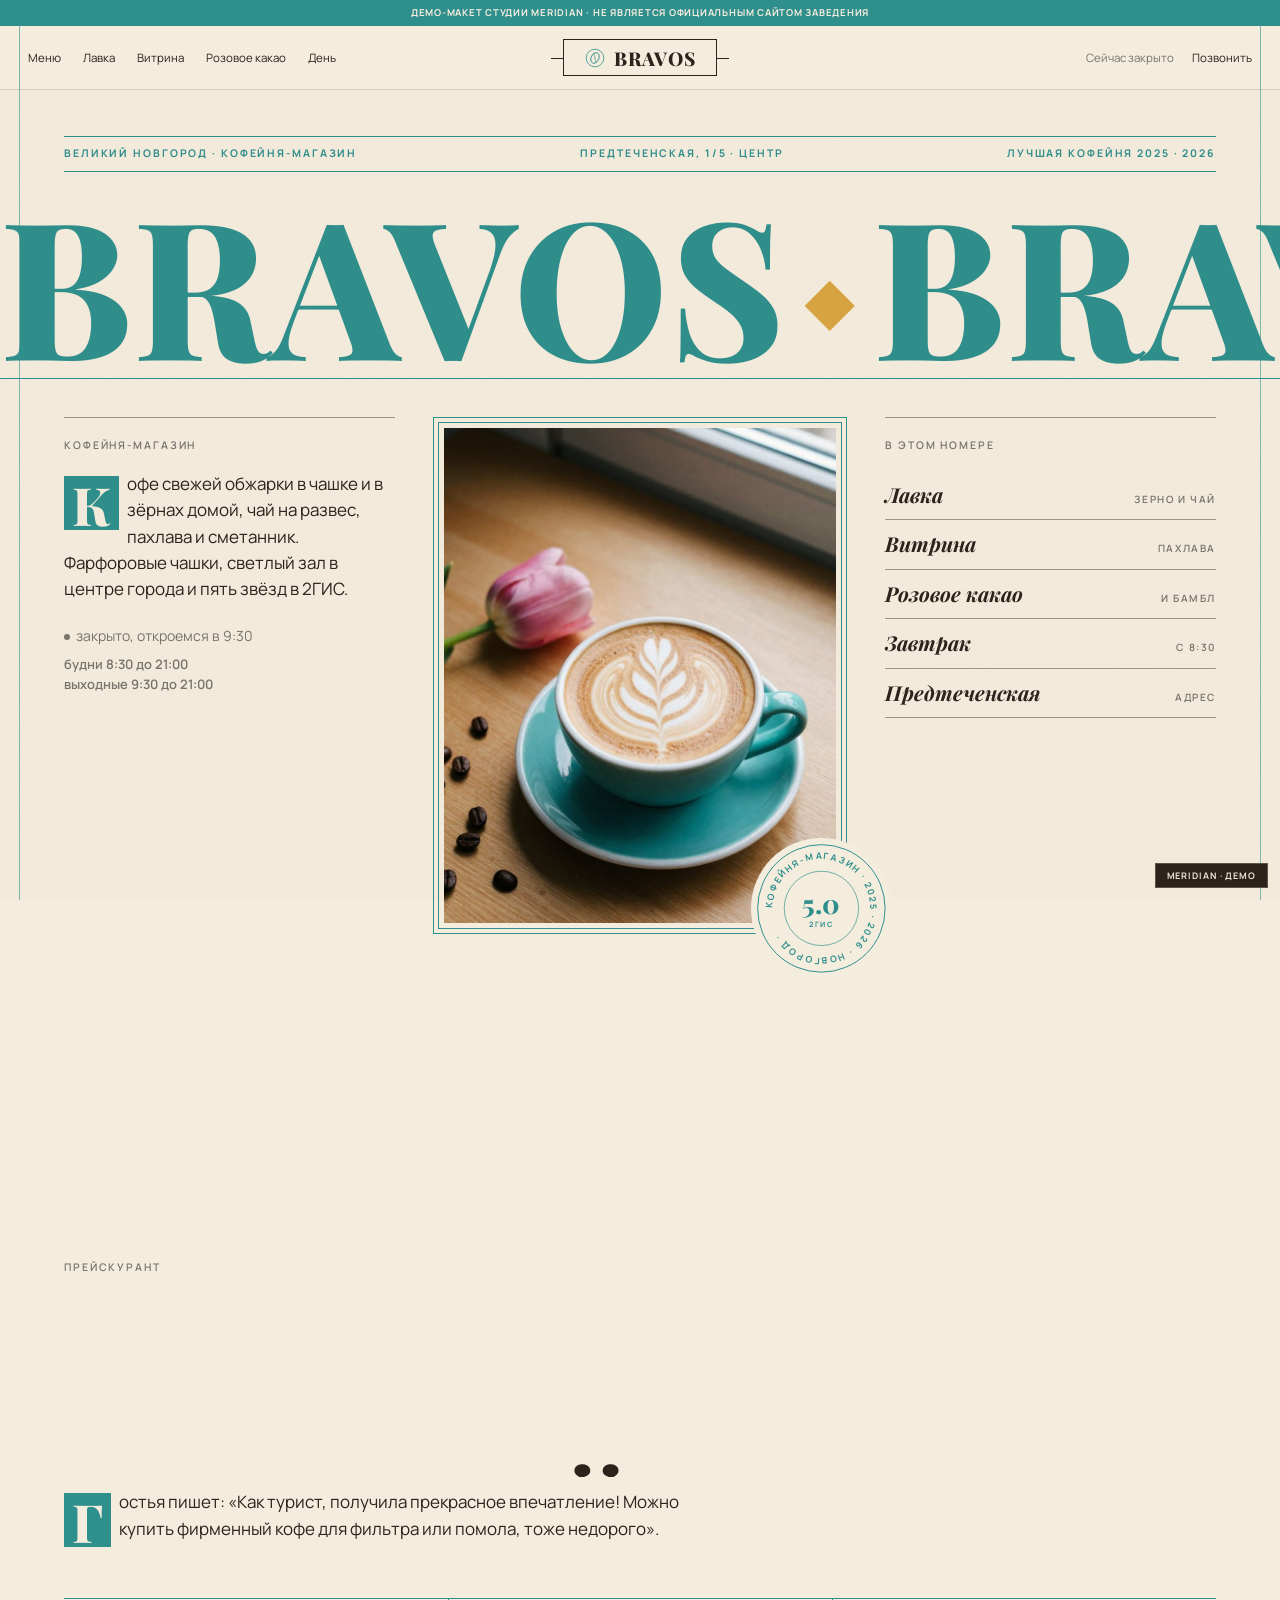
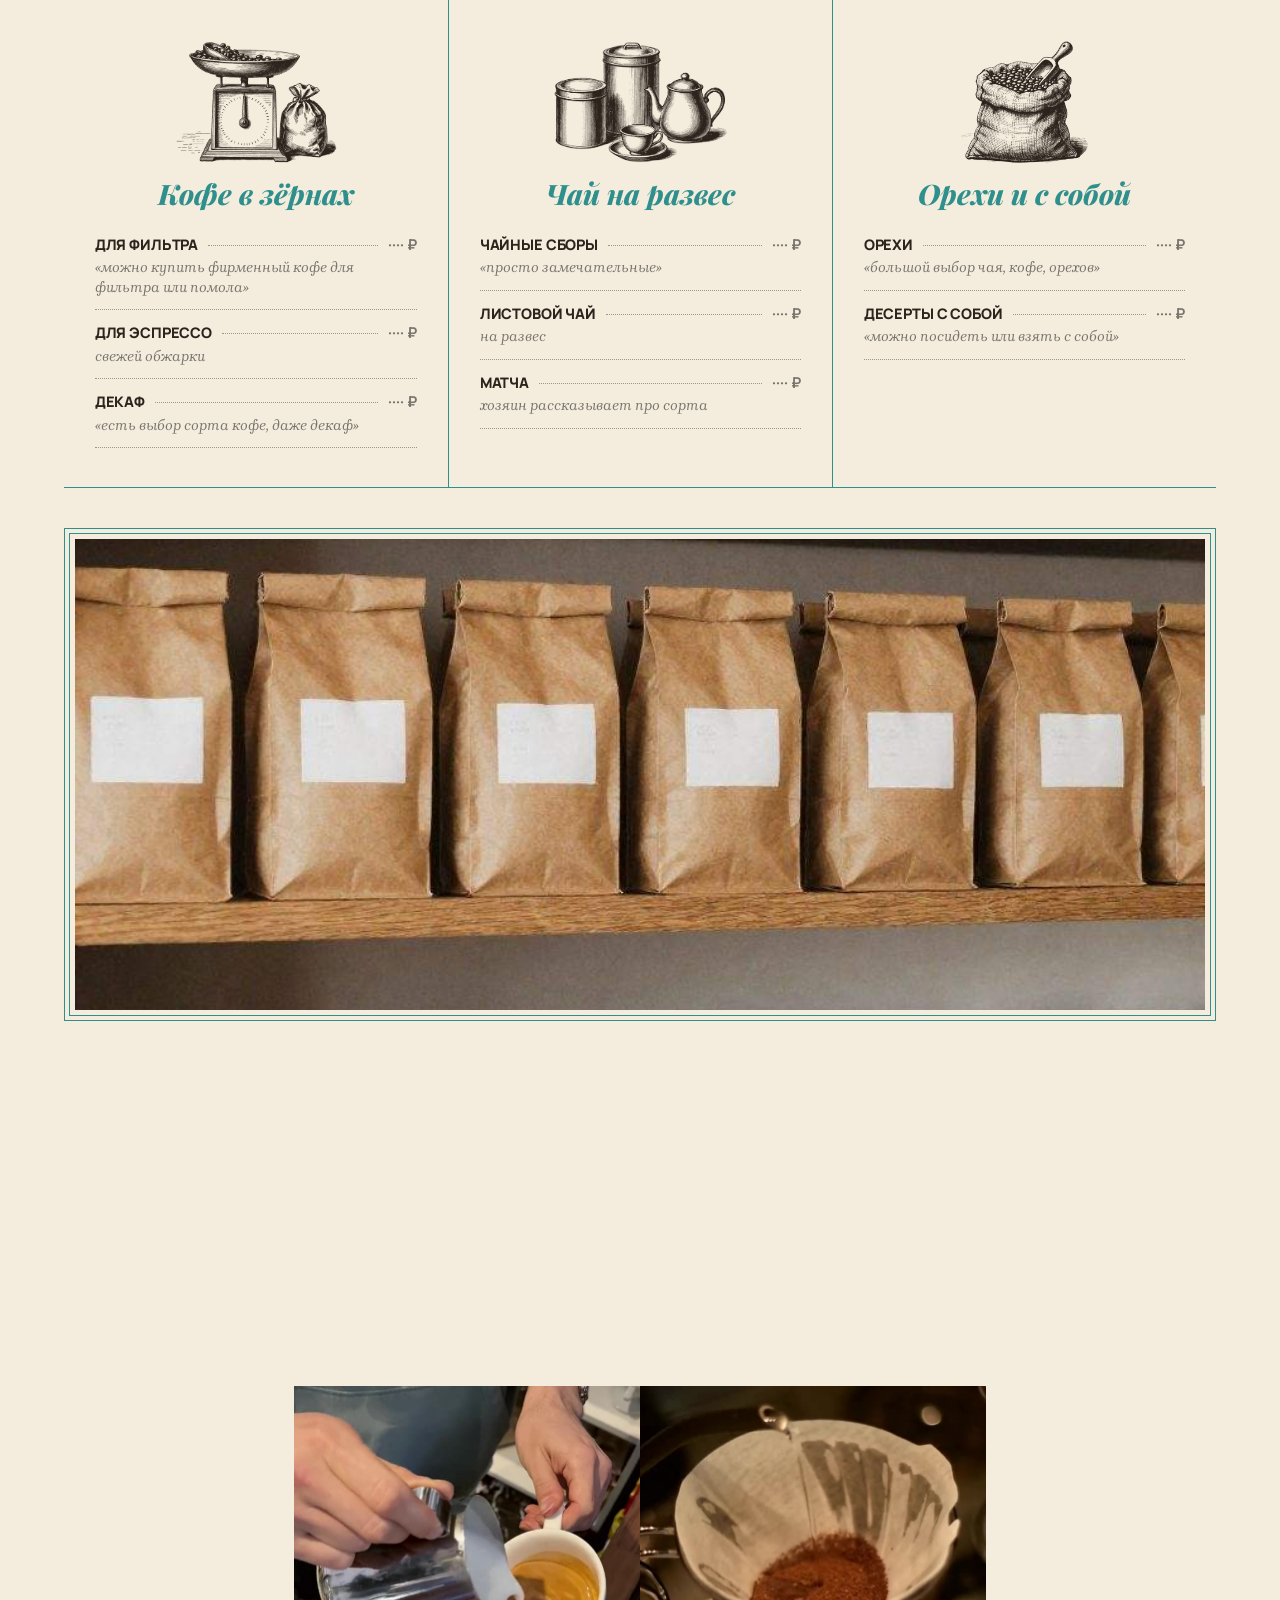
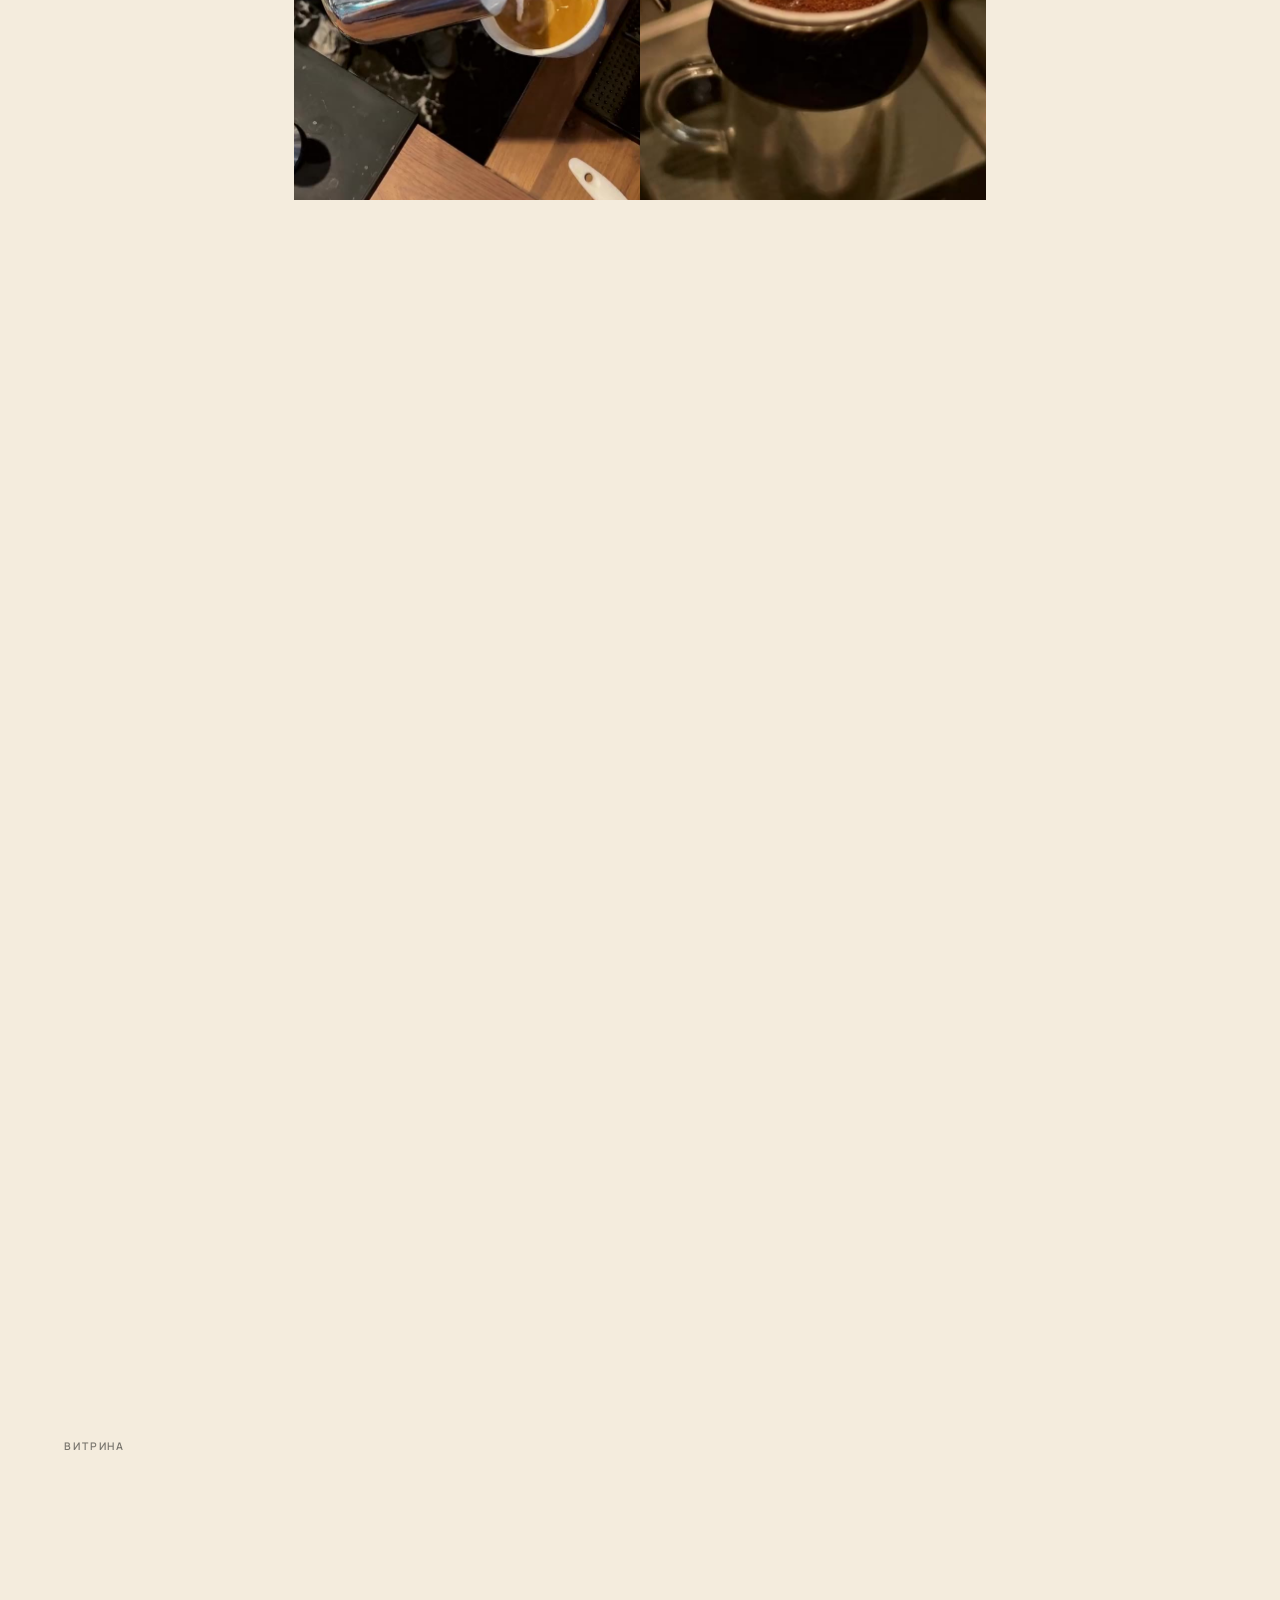
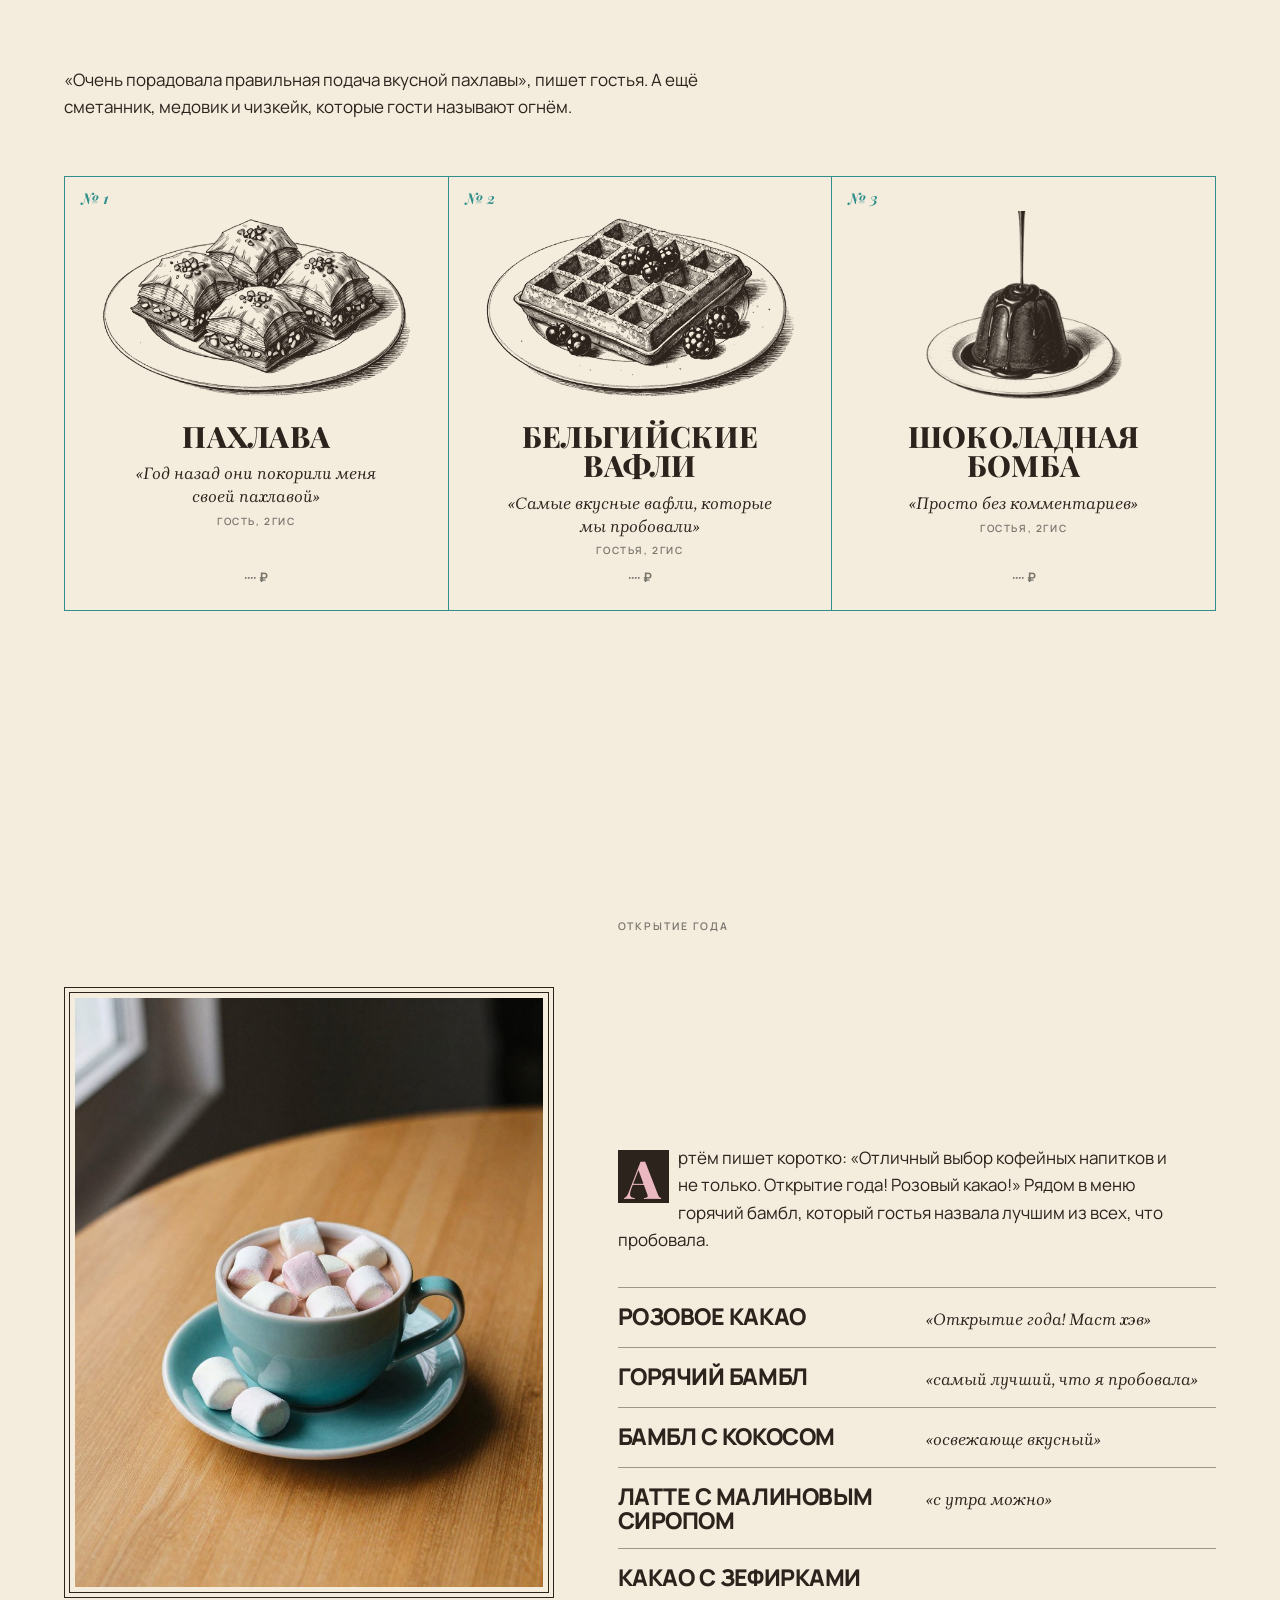
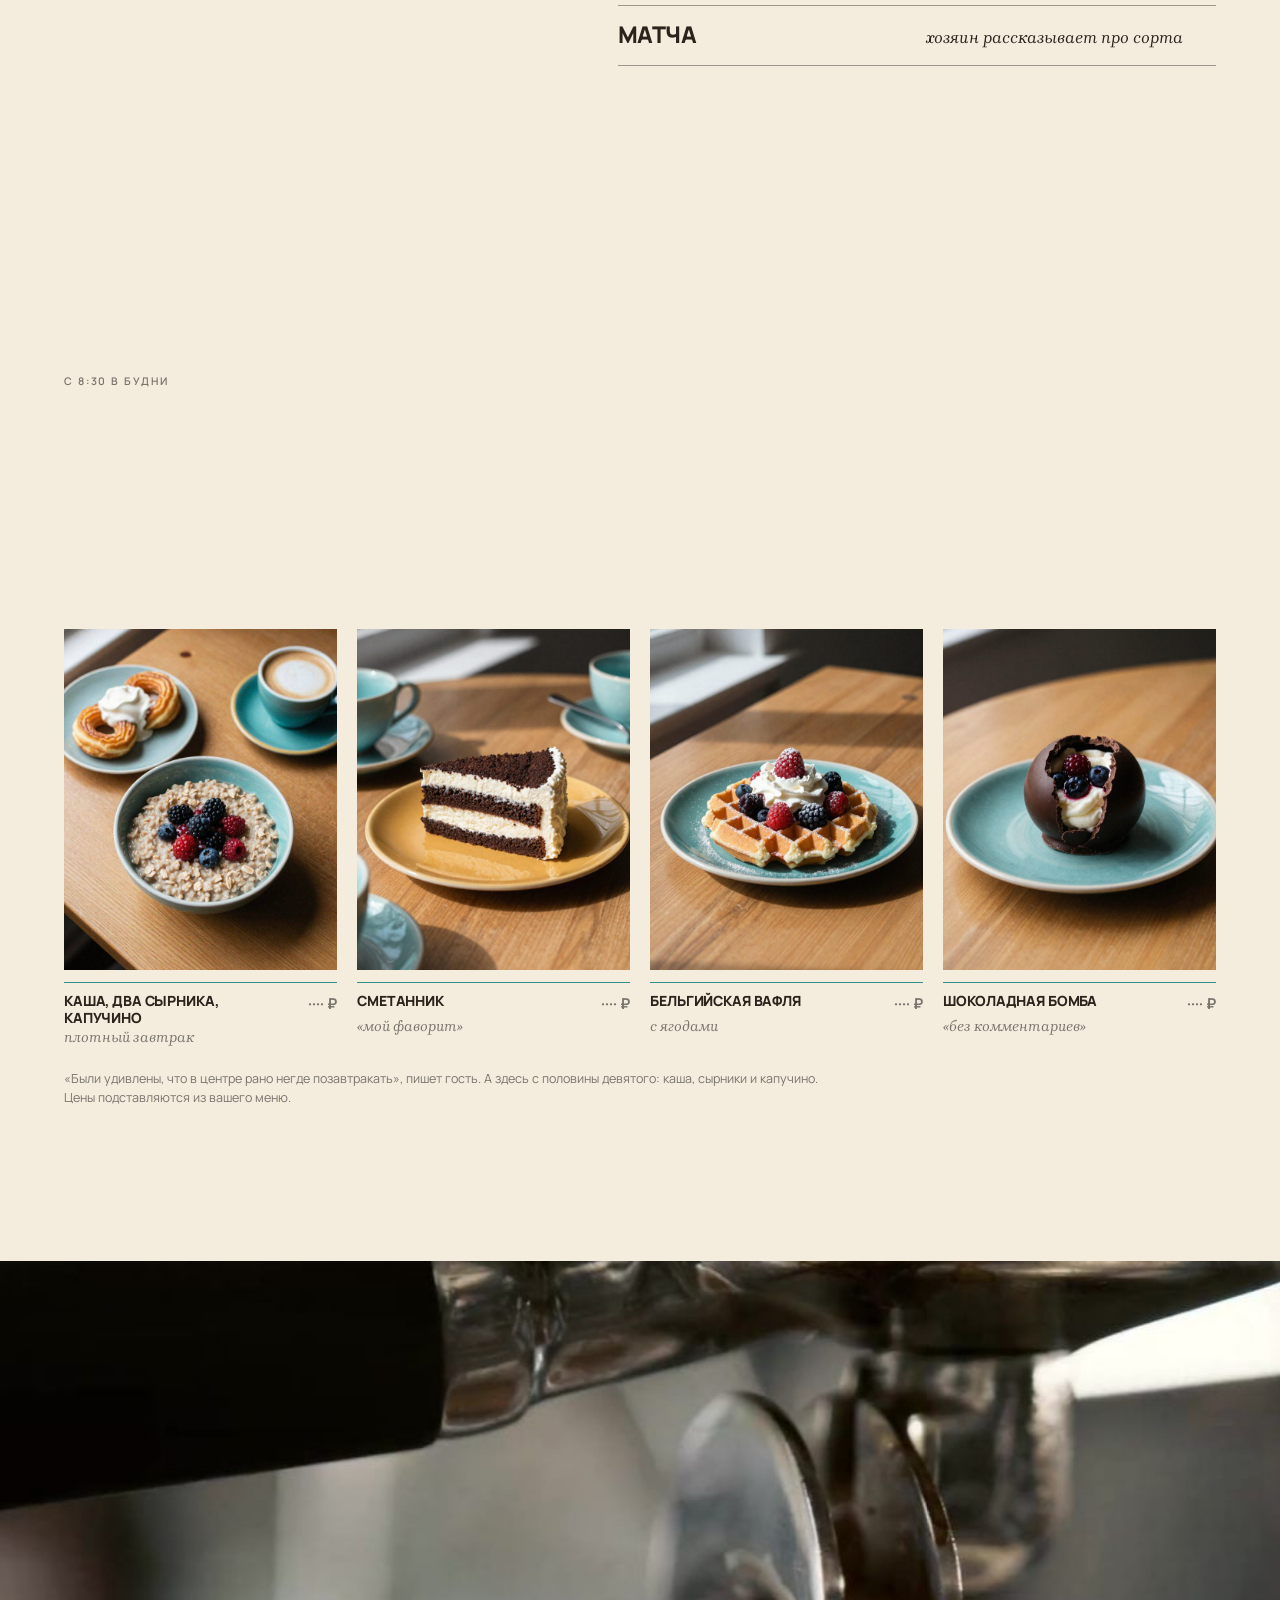
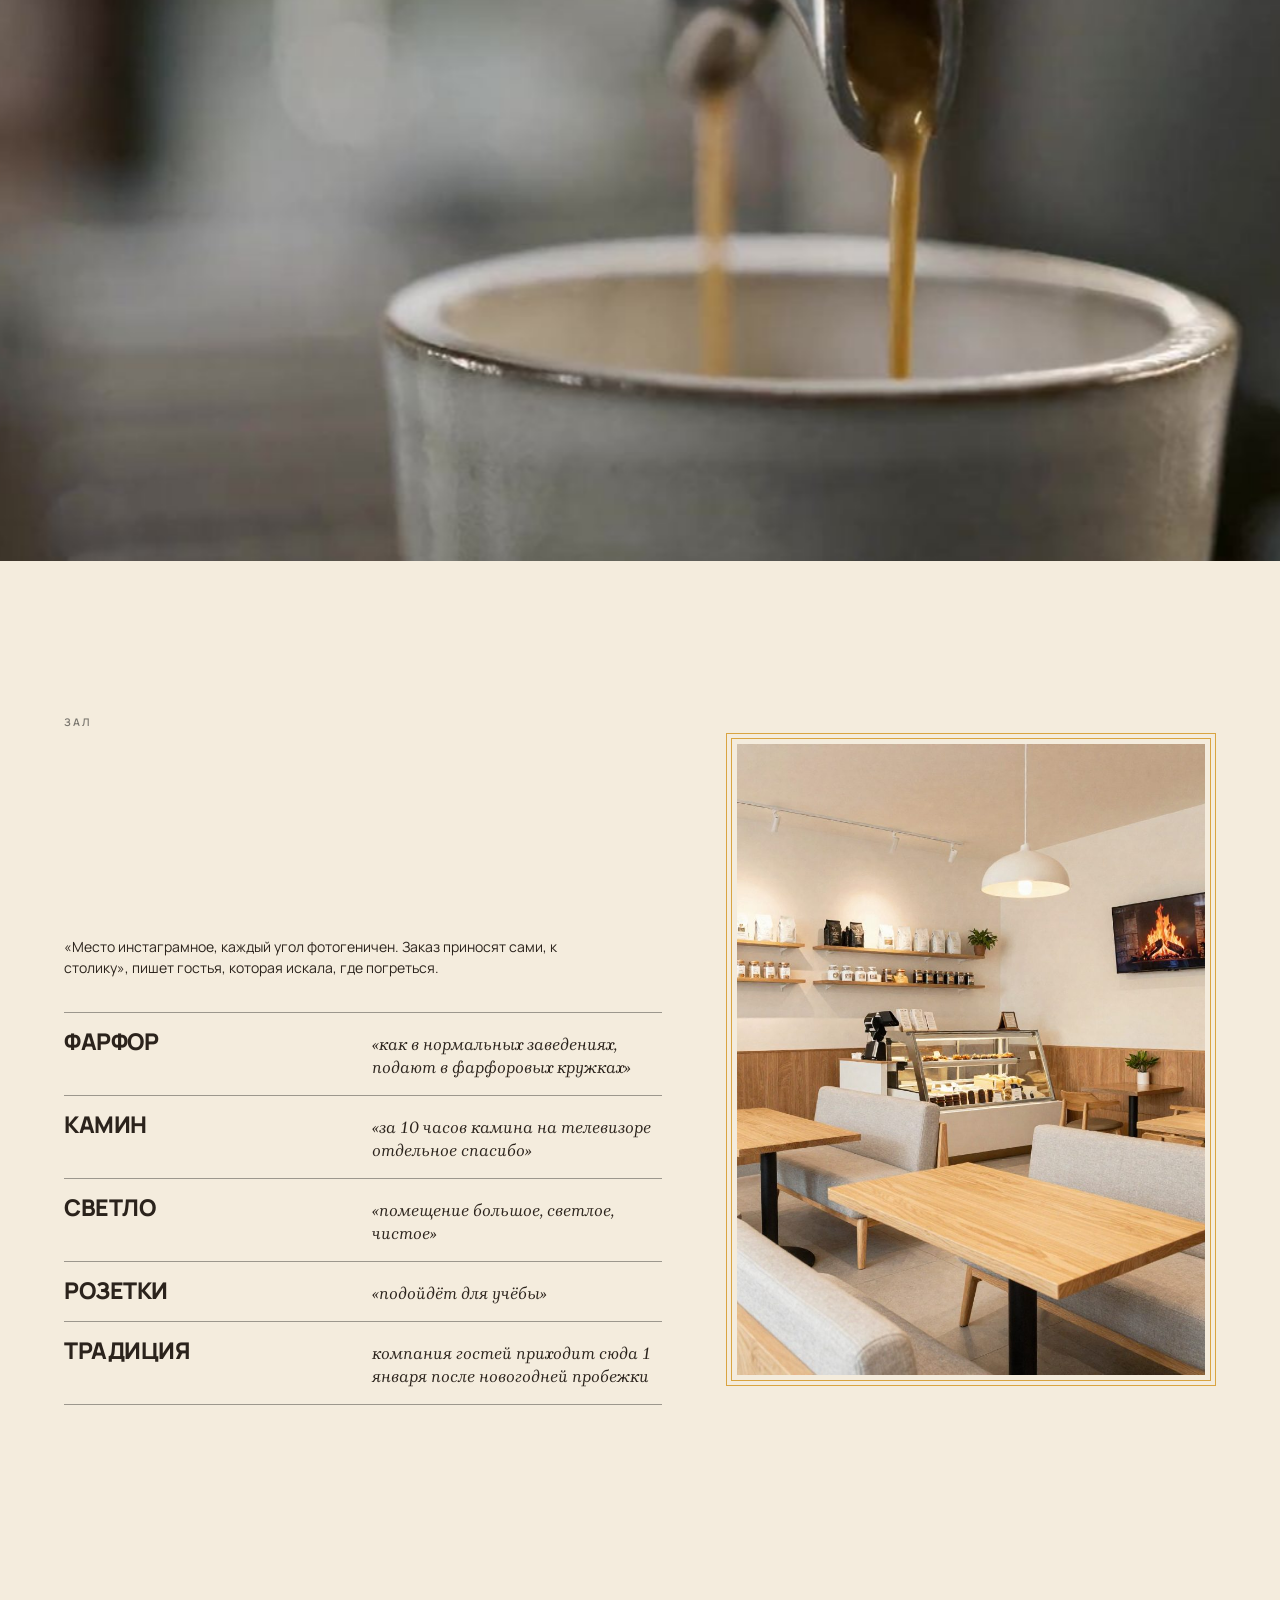
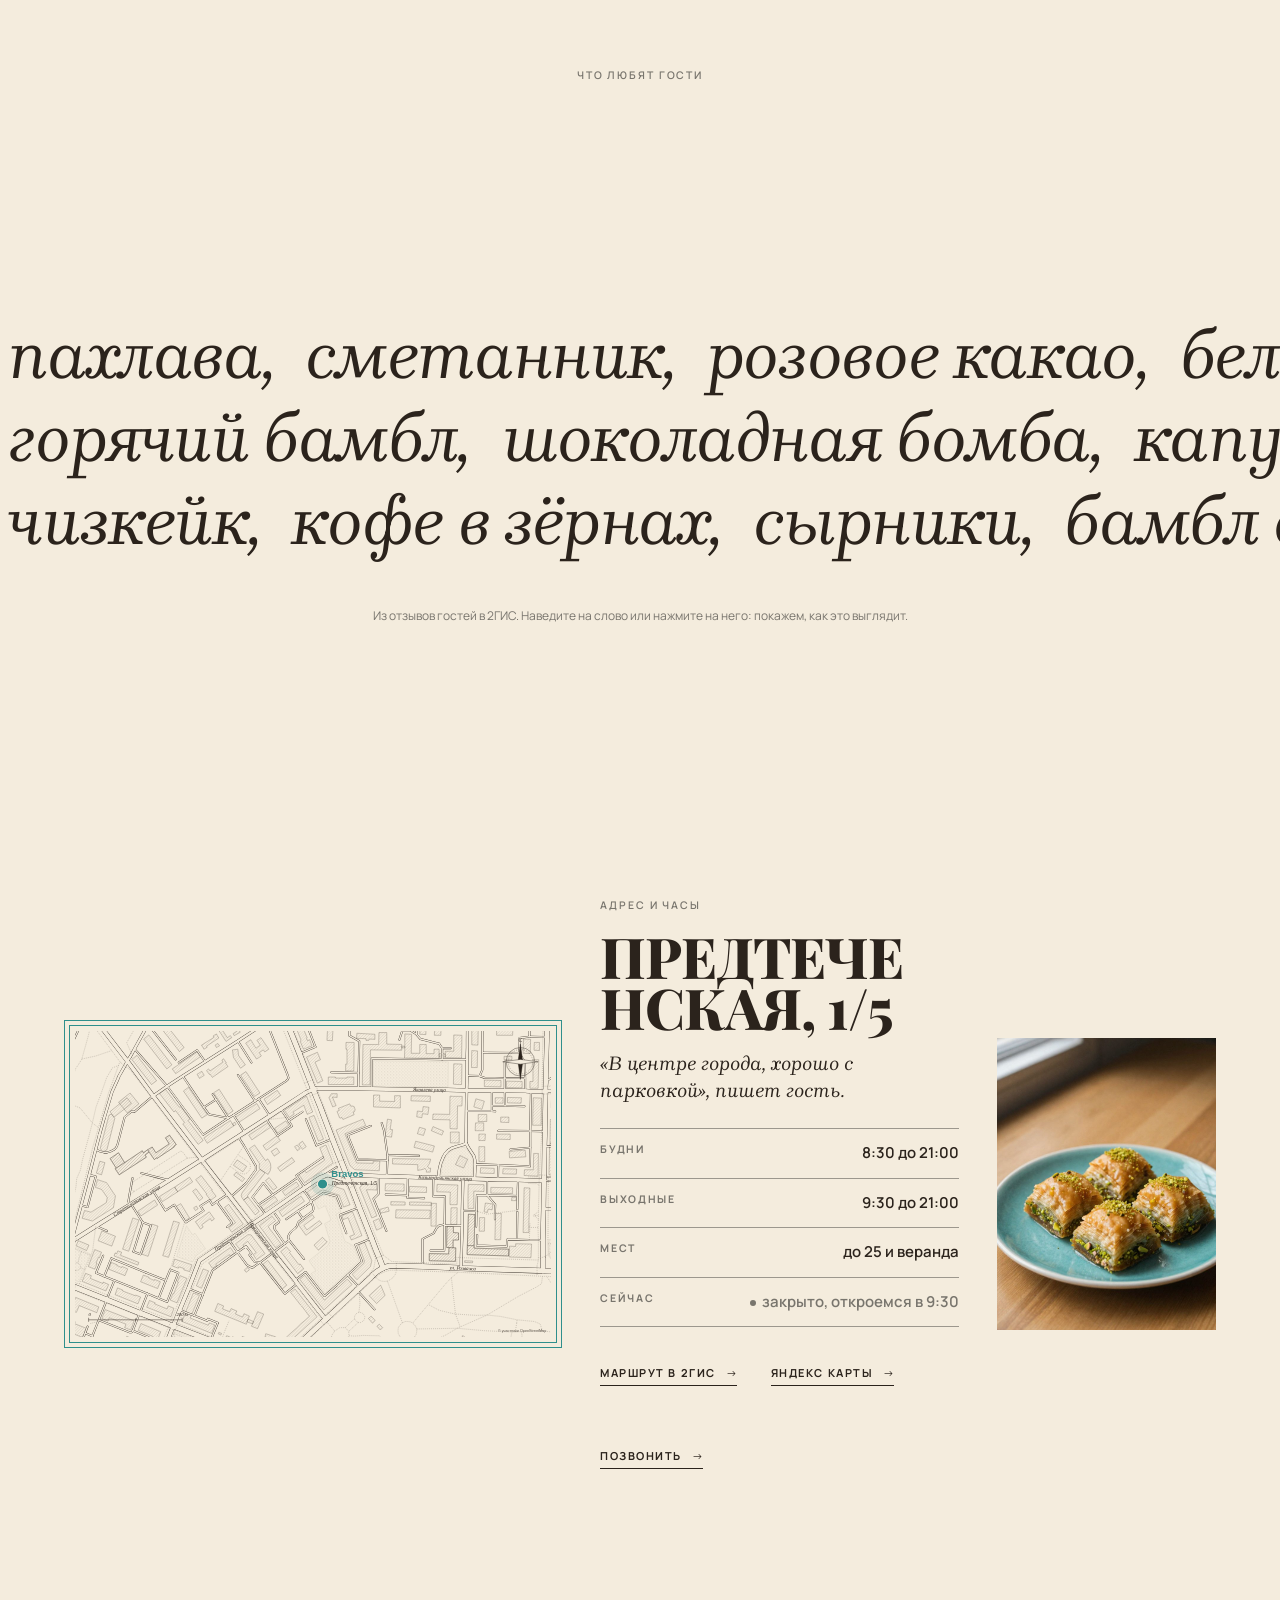
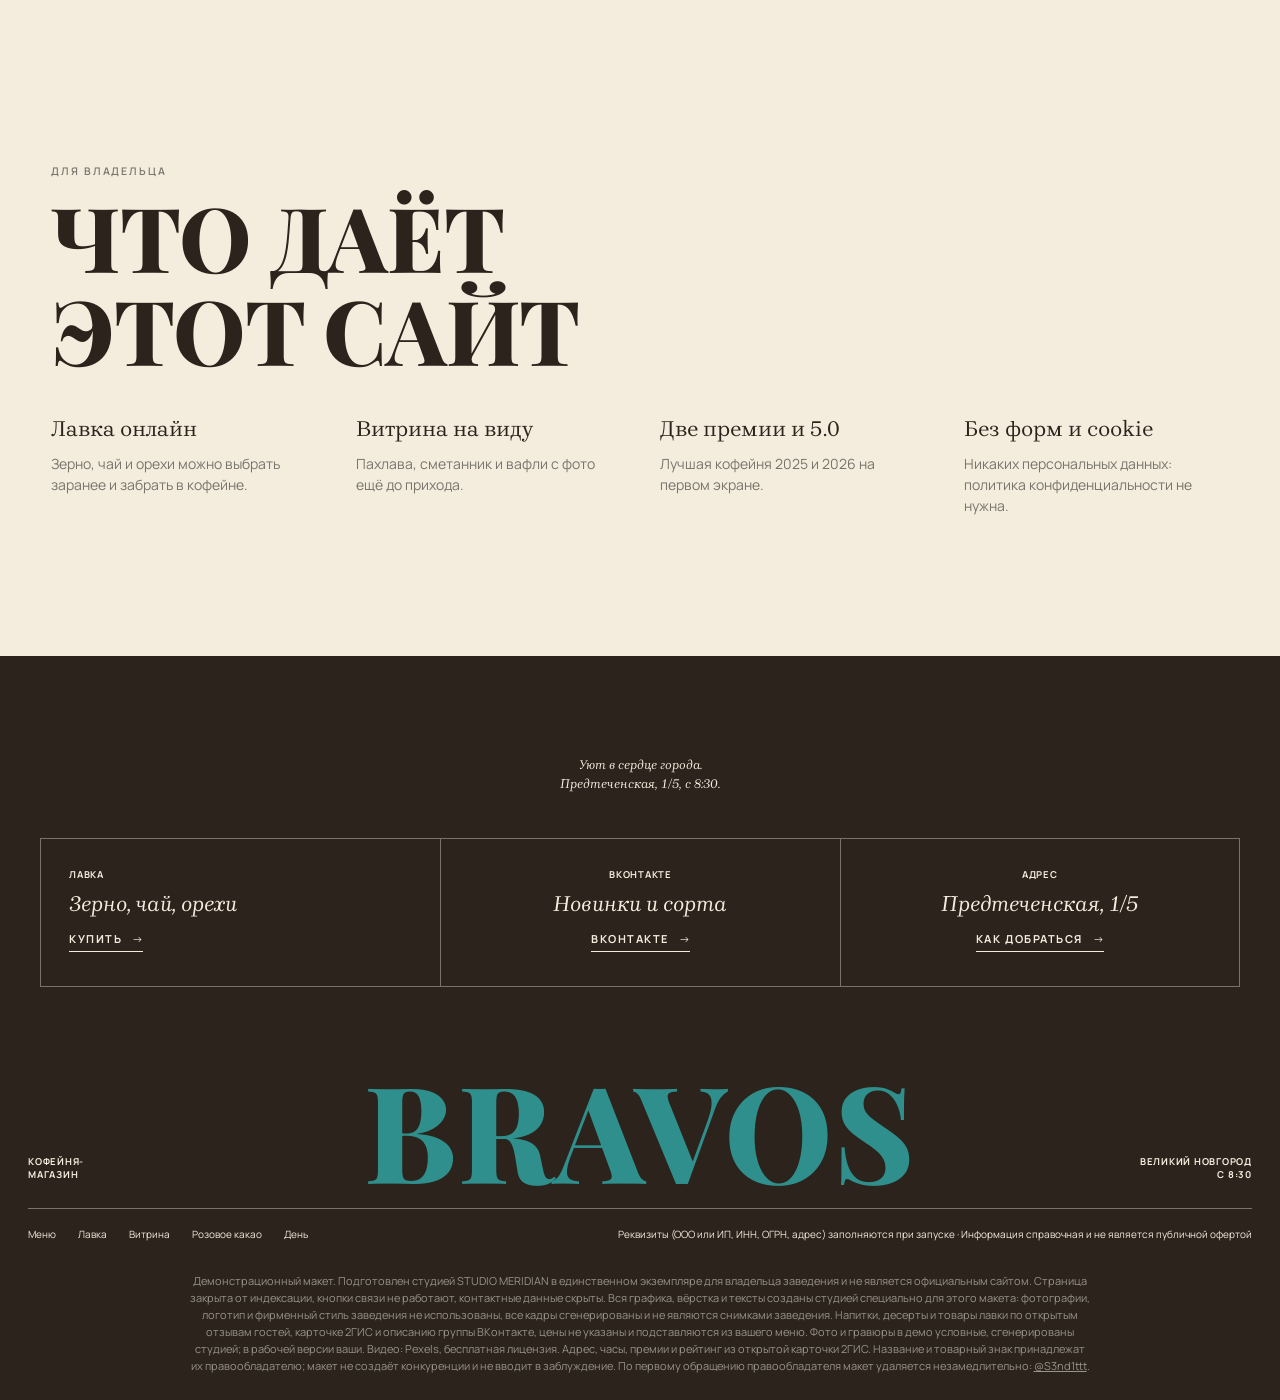
<file: index.html>
<!DOCTYPE html>
<html lang="ru" data-v="1" data-base="" class="nojs" data-tone="p">
<head>
<meta charset="UTF-8">
<meta name="viewport" content="width=device-width, initial-scale=1, viewport-fit=cover">
<meta name="robots" content="noindex, nofollow">
<title>Демо-макет сайта · STUDIO MERIDIAN</title>
<meta name="description" content="Демо-макет сайта для кофейни-магазина Bravos в Великом Новгороде: кофе в зёрнах, пахлава, розовое какао, две премии 2ГИС.">
<meta name="theme-color" content="#F4ECDD">
<meta property="og:type" content="website">
<meta property="og:title" content="Демо-макет сайта · STUDIO MERIDIAN">
<meta property="og:description" content="Демо-макет сайта для кофейни-магазина Bravos в Великом Новгороде: кофе в зёрнах, пахлава, розовое какао, две премии 2ГИС.">
<meta property="og:url" content="https://sasakolpakoh227-a11y.github.io/bravos/">
<meta property="og:image" content="https://sasakolpakoh227-a11y.github.io/bravos/img/og.jpg?v=1">
<link rel="icon" href="data:image/svg+xml,%3Csvg xmlns='http://www.w3.org/2000/svg' viewBox='0 0 40 40'%3E%3Crect width='40' height='40' rx='9' fill='%232F8F8C'/%3E%3Cellipse cx='20' cy='20' rx='8' ry='12' fill='%23F4ECDD' transform='rotate(25 20 20)'/%3E%3Cpath d='M17 9c5 5 2 16 7 22' stroke='%232F8F8C' stroke-width='2' fill='none'/%3E%3C/svg%3E">
<link rel="preload" href="fonts/playfair.woff2" as="font" type="font/woff2" crossorigin>
<link rel="preload" href="fonts/manrope.woff2" as="font" type="font/woff2" crossorigin>
<link rel="preload" href="fonts/brygada-italic.woff2" as="font" type="font/woff2" crossorigin>
<link rel="stylesheet" href="skin.css?v=3e9a153c">
<link rel="stylesheet" href="venue.css?v=c96abaf7">
<noscript><style>.curtain{display:none}</style></noscript>
</head>
<body>
<p class="demo-strip">Демо-макет студии MERIDIAN · не является официальным сайтом заведения</p>
<div class="curtain" aria-hidden="true"><p class="wm" style="--wn:6"><span style="--i:0">b</span><span style="--i:1">r</span><span style="--i:2">a</span><span style="--i:3">v</span><span style="--i:4">o</span><span style="--i:5">s</span></p><div class="pic"><div class="pi"><img src="img/b-cup.jpg?v=1" alt="" decoding="async" width="1024" height="1024"></div></div></div>
<div class="veil" aria-hidden="true"></div>
<header class="top">
  <nav class="nav" aria-label="Разделы"><a href="menu/">Меню</a><a href="#lavka">Лавка</a><a href="#vitrina">Витрина</a><a href="#kakao">Розовое какао</a><a href="den/">День</a></nav>
  <button class="burger" type="button" aria-expanded="false" aria-controls="menu">Меню</button>
  <a class="logo" href="" aria-label="Bravos, на главную"><svg class="lamp" viewBox="0 0 40 40" aria-hidden="true"><circle cx="20" cy="20" r="16" fill="none" stroke="currentColor" stroke-width="1.4"/><ellipse cx="20" cy="20" rx="7" ry="10" fill="none" stroke="currentColor" stroke-width="1.6" transform="rotate(25 20 20)"/><path d="M17 11c4 4 2 14 6 18" fill="none" stroke="currentColor" stroke-width="1.2"/></svg><span>bravos</span></a>
  <div class="right"><span class="now" data-now></span><button type="button" data-hint="Телефон скрыт в демо. В рабочей версии кнопка сразу набирает номер.">Позвонить</button></div>
</header>
<div class="menu" id="menu" hidden><nav aria-label="Меню"><a href="menu/">Меню</a><a href="#lavka">Лавка</a><a href="#vitrina">Витрина</a><a href="#kakao">Розовое какао</a><a href="den/">День</a></nav></div>
<main>

  <section class="hero sl-mast" data-bg="p">
    <div class="sl-rule rv-f"><span>Великий Новгород · кофейня-магазин</span><span>Предтеченская, 1/5 · центр</span><span>Лучшая кофейня 2025 · 2026</span></div>
    <h1 class="sl-name"><span class="vh">Bravos</span><span class="sl-mq" aria-hidden="true"><span>Bravos<i>◆</i>Bravos<i>◆</i>Bravos<i>◆</i>Bravos<i>◆</i>Bravos<i>◆</i>Bravos<i>◆</i></span><span>Bravos<i>◆</i>Bravos<i>◆</i>Bravos<i>◆</i>Bravos<i>◆</i>Bravos<i>◆</i>Bravos<i>◆</i></span></span></h1>
    <div class="sl-cols">
      <div class="sl-c1 rv-f"><p class="kick">Кофейня-магазин</p><p class="sl-dc">Кофе свежей обжарки в чашке и в зёрнах домой, чай на развес, пахлава и сметанник. Фарфоровые чашки, светлый зал в центре города и пять звёзд в 2ГИС.</p><p class="zst"><span class="st" data-open="8.5" data-close="21" data-open-we="9.5" data-close-we="21"></span></p><p class="sl-hrs">будни 8:30 до 21:00<br>выходные 9:30 до 21:00</p></div>
      <figure class="sl-frame sl-c2 rv-f"><img src="img/b-cup.jpg?v=1" alt="Капучино в бирюзовой чашке и тюльпан" decoding="async" width="896" height="1120"><svg class="sl-stamp" viewBox="0 0 200 200" aria-hidden="true"><defs><path id="slc" d="M100 100m-74 0a74 74 0 1 1 148 0a74 74 0 1 1-148 0"/></defs><circle cx="100" cy="100" r="96" fill="none" stroke="currentColor" stroke-width="1.5"/><circle cx="100" cy="100" r="56" fill="none" stroke="currentColor" stroke-width="1"/><text><textPath href="#slc" startOffset="0">кофейня-магазин · 2025 · 2026 · новгород ·</textPath></text><text class="n" x="100" y="108" text-anchor="middle">5.0</text><text class="s" x="100" y="128" text-anchor="middle">2ГИС</text></svg></figure>
      <div class="sl-c3 rv-f"><p class="kick">В этом номере</p><ol class="sl-toc"><li><a href="#lavka"><b>Лавка</b><span>зерно и чай</span></a></li><li><a href="#vitrina"><b>Витрина</b><span>пахлава</span></a></li><li><a href="#kakao"><b>Розовое какао</b><span>и бамбл</span></a></li><li><a href="#utro"><b>Завтрак</b><span>с 8:30</span></a></li><li><a href="#adres"><b>Предтеченская</b><span>адрес</span></a></li></ol></div>
    </div>
    <div class="hbtns rv-f"><a class="btn" href="menu/">Меню</a><button class="btn" type="button" data-hint="В рабочей версии кнопка открывает заказ зерна и чая домой.">Купить зерно</button><a class="btn" href="#adres">Как добраться</a></div>
  </section>
  <section class="sl-sec bl" data-bg="l" id="lavka">
    <div class="sl-head">
      <p class="kick">Прейскурант</p>
      <h2 class="cap l rv"><span class="ln"><span>Лавка</span></span><span class="ln"><span>при кофейне</span></span></h2>
      <p class="sl-dc">Гостья пишет: «Как турист, получила прекрасное впечатление! Можно купить фирменный кофе для фильтра или помола, тоже недорого».</p>
    </div>
    <div class="bl-sheet"><div class="bl-col"><figure><img src="img/g-scale.png?v=1" alt="" loading="lazy" decoding="async"></figure><h3>Кофе в зёрнах</h3><ul><li><b>Для фильтра</b><i></i><em>···· ₽</em><small>«можно купить фирменный кофе для фильтра или помола»</small></li><li><b>Для эспрессо</b><i></i><em>···· ₽</em><small>свежей обжарки</small></li><li><b>Декаф</b><i></i><em>···· ₽</em><small>«есть выбор сорта кофе, даже декаф»</small></li></ul></div><div class="bl-col"><figure><img src="img/g-tea.png?v=1" alt="" loading="lazy" decoding="async"></figure><h3>Чай на развес</h3><ul><li><b>Чайные сборы</b><i></i><em>···· ₽</em><small>«просто замечательные»</small></li><li><b>Листовой чай</b><i></i><em>···· ₽</em><small>на развес</small></li><li><b>Матча</b><i></i><em>···· ₽</em><small>хозяин рассказывает про сорта</small></li></ul></div><div class="bl-col"><figure><img src="img/g-beans.png?v=1" alt="" loading="lazy" decoding="async"></figure><h3>Орехи и с собой</h3><ul><li><b>Орехи</b><i></i><em>···· ₽</em><small>«большой выбор чая, кофе, орехов»</small></li><li><b>Десерты с собой</b><i></i><em>···· ₽</em><small>«можно посидеть или взять с собой»</small></li></ul></div></div>
    <figure class="sl-frame bl-pic"><img src="img/b-beans.jpg?v=1" alt="Полка лавки: кофе в крафтовых пакетах и чай в банках" loading="lazy" decoding="async" width="896" height="1120"></figure>
  </section>
  <section class="duo" data-bg="g" aria-label="Бариста за работой">
    <div class="stick"><div class="pair">
      <figure class="px"><video data-src="video/v-latte.mp4" poster="img/v-latte.jpg?v=1" muted loop playsinline preload="none" width="750" height="900" aria-label="Бариста рисует латте-арт"></video></figure>
      <figure class="px"><video data-src="video/v-pour.mp4" poster="img/v-pour.jpg?v=1" muted loop playsinline preload="none" width="750" height="900" aria-label="Кофе заваривают в воронке"></video></figure>
    </div></div>
  </section>
  <section class="sl-sec" data-bg="p" id="vitrina">
    <div class="sl-head">
      <p class="kick">Витрина</p>
      <h2 class="cap l rv"><span class="ln"><span>Пахлава</span></span><span class="ln"><span>и не только</span></span></h2>
      <p class="lead">«Очень порадовала правильная подача вкусной пахлавы», пишет гостья. А ещё сметанник, медовик и чизкейк, которые гости называют огнём.</p>
    </div>
    <div class="sl-plates"><article class="sl-plate"><figure><img src="img/g-baklava.png?v=1" alt="Гравюра: пахлава" loading="lazy" decoding="async"></figure><p class="sl-no">№ 1</p><h3>Пахлава</h3><p class="sq">«Год назад они покорили меня своей пахлавой»</p><p class="sw">гость, 2ГИС</p><p class="pr">···· ₽</p></article><article class="sl-plate"><figure><img src="img/g-waffle.png?v=1" alt="Гравюра: бельгийские вафли" loading="lazy" decoding="async"></figure><p class="sl-no">№ 2</p><h3>Бельгийские вафли</h3><p class="sq">«Самые вкусные вафли, которые мы пробовали»</p><p class="sw">гостья, 2ГИС</p><p class="pr">···· ₽</p></article><article class="sl-plate"><figure><img src="img/g-bomb.png?v=1" alt="Гравюра: шоколадная бомба" loading="lazy" decoding="async"></figure><p class="sl-no">№ 3</p><h3>Шоколадная бомба</h3><p class="sq">«Просто без комментариев»</p><p class="sw">гостья, 2ГИС</p><p class="pr">···· ₽</p></article></div>
  </section>
  <section class="sl-sec bk" data-bg="k" id="kakao">
    <figure class="sl-frame bk-pic"><img src="img/b-pink.jpg?v=1" alt="Розовое какао с пастельным зефиром в бирюзовой чашке" loading="lazy" decoding="async" width="896" height="1120"></figure>
    <div class="bk-txt">
      <p class="kick">Открытие года</p>
      <h2 class="cap l rv"><span class="ln"><span>Розовое</span></span><span class="ln"><span>какао</span></span></h2>
      <p class="sl-dc">Артём пишет коротко: «Отличный выбор кофейных напитков и не только. Открытие года! Розовый какао!» Рядом в меню горячий бамбл, который гостья назвала лучшим из всех, что пробовала.</p>
      <ul class="rows"><li><b>Розовое какао</b><span>«Открытие года! Маст хэв»</span></li><li><b>Горячий бамбл</b><span>«самый лучший, что я пробовала»</span></li><li><b>Бамбл с кокосом</b><span>«освежающе вкусный»</span></li><li><b>Латте с малиновым сиропом</b><span>«с утра можно»</span></li><li><b>Какао с зефирками</b><span></span></li><li><b>Матча</b><span>хозяин рассказывает про сорта</span></li></ul>
    </div>
  </section>
  <section class="kart" data-bg="p" id="utro">
    <p class="kick">С 8:30 в будни</p>
    <h2 class="cap l rv"><span class="ln"><span>Завтрак</span></span><span class="ln"><span>в центре</span></span></h2>
    <div class="kg"><figure><div class="kp px"><img src="img/b-breakfast.jpg?v=1" alt="Каша, два сырника, капучино" loading="lazy" decoding="async" width="896" height="1120"></div><figcaption><b>Каша, два сырника, капучино</b><span>плотный завтрак</span><em>···· ₽</em></figcaption></figure><figure><div class="kp px"><img src="img/b-smetannik.jpg?v=1" alt="Сметанник" loading="lazy" decoding="async" width="896" height="1120"></div><figcaption><b>Сметанник</b><span>«мой фаворит»</span><em>···· ₽</em></figcaption></figure><figure><div class="kp px"><img src="img/b-waffle.jpg?v=1" alt="Бельгийская вафля" loading="lazy" decoding="async" width="896" height="1120"></div><figcaption><b>Бельгийская вафля</b><span>с ягодами</span><em>···· ₽</em></figcaption></figure><figure><div class="kp px"><img src="img/b-bomb.jpg?v=1" alt="Шоколадная бомба" loading="lazy" decoding="async" width="896" height="1120"></div><figcaption><b>Шоколадная бомба</b><span>«без комментариев»</span><em>···· ₽</em></figcaption></figure></div>
    <p class="fn2">«Были удивлены, что в центре рано негде позавтракать», пишет гость. А здесь с половины девятого: каша, сырники и капучино. Цены подставляются из вашего меню.</p>
  </section>
  <section class="roast" data-bg="g" aria-label="Эспрессо льётся в чашку">
    <div class="wide"><video data-src="video/v-espresso.mp4" poster="img/v-espresso.jpg?v=1" muted loop playsinline preload="none" width="1920" height="1080" aria-label="Эспрессо льётся из рожка в чашку"></video></div>
  </section>
  <section class="sl-sec bz" data-bg="g" id="zal">
    <div class="bz-txt">
      <p class="kick">Зал</p>
      <h2 class="cap l rv"><span class="ln"><span>Камин</span></span><span class="ln"><span>и фарфор</span></span></h2>
      <p class="lead">«Место инстаграмное, каждый угол фотогеничен. Заказ приносят сами, к столику», пишет гостья, которая искала, где погреться.</p>
      <ul class="rows"><li><b>Фарфор</b><span>«как в нормальных заведениях, подают в фарфоровых кружках»</span></li><li><b>Камин</b><span>«за 10 часов камина на телевизоре отдельное спасибо»</span></li><li><b>Светло</b><span>«помещение большое, светлое, чистое»</span></li><li><b>Розетки</b><span>«подойдёт для учёбы»</span></li><li><b>Традиция</b><span>компания гостей приходит сюда 1 января после новогодней пробежки</span></li></ul>
    </div>
    <figure class="sl-frame bz-pic"><img src="img/b-hall.jpg?v=1" alt="Светлый зал Bravos: диваны, полки с кофе и чаем, камин на экране" loading="lazy" decoding="async" width="864" height="1152"></figure>
  </section>
  <section class="playlist" data-bg="l">
    <p class="kick">Что любят гости</p>
    <h2 class="cap l rv"><span class="ln"><span>За чем</span></span><span class="ln"><span>возвращаются</span></span></h2>
    <div class="mqs" aria-label="Любимые позиции гостей"><div class="mq"><div class="mqi"><span class="tr" data-c="bak">пахлава,</span> <span class="tr" data-c="sme">сметанник,</span> <span class="tr" data-c="pink">розовое какао,</span> <span class="tr" data-c="waf">бельгийские вафли,</span> <span class="tr" data-c="bum">горячий бамбл,</span> <span class="tr" data-c="bomb">шоколадная бомба,</span> <span class="tr" data-c="cup">капучино,</span> <span class="tr" data-c="sme">медовик,</span> <span class="tr" data-c="bomb">чизкейк,</span> <span class="tr" data-c="beans">кофе в зёрнах,</span> <span class="tr" data-c="brk">сырники,</span> <span class="tr" data-c="bum">бамбл с кокосом,</span><span class="tr" data-c="bak">пахлава,</span> <span class="tr" data-c="sme">сметанник,</span> <span class="tr" data-c="pink">розовое какао,</span> <span class="tr" data-c="waf">бельгийские вафли,</span> <span class="tr" data-c="bum">горячий бамбл,</span> <span class="tr" data-c="bomb">шоколадная бомба,</span> <span class="tr" data-c="cup">капучино,</span> <span class="tr" data-c="sme">медовик,</span> <span class="tr" data-c="bomb">чизкейк,</span> <span class="tr" data-c="beans">кофе в зёрнах,</span> <span class="tr" data-c="brk">сырники,</span> <span class="tr" data-c="bum">бамбл с кокосом,</span></div></div><div class="mq rev"><div class="mqi"><span class="tr" data-c="bum">горячий бамбл,</span> <span class="tr" data-c="bomb">шоколадная бомба,</span> <span class="tr" data-c="cup">капучино,</span> <span class="tr" data-c="sme">медовик,</span> <span class="tr" data-c="bomb">чизкейк,</span> <span class="tr" data-c="beans">кофе в зёрнах,</span> <span class="tr" data-c="brk">сырники,</span> <span class="tr" data-c="bum">бамбл с кокосом,</span> <span class="tr" data-c="bak">пахлава,</span> <span class="tr" data-c="sme">сметанник,</span> <span class="tr" data-c="pink">розовое какао,</span> <span class="tr" data-c="waf">бельгийские вафли,</span><span class="tr" data-c="bum">горячий бамбл,</span> <span class="tr" data-c="bomb">шоколадная бомба,</span> <span class="tr" data-c="cup">капучино,</span> <span class="tr" data-c="sme">медовик,</span> <span class="tr" data-c="bomb">чизкейк,</span> <span class="tr" data-c="beans">кофе в зёрнах,</span> <span class="tr" data-c="brk">сырники,</span> <span class="tr" data-c="bum">бамбл с кокосом,</span> <span class="tr" data-c="bak">пахлава,</span> <span class="tr" data-c="sme">сметанник,</span> <span class="tr" data-c="pink">розовое какао,</span> <span class="tr" data-c="waf">бельгийские вафли,</span></div></div><div class="mq"><div class="mqi"><span class="tr" data-c="bomb">чизкейк,</span> <span class="tr" data-c="beans">кофе в зёрнах,</span> <span class="tr" data-c="brk">сырники,</span> <span class="tr" data-c="bum">бамбл с кокосом,</span> <span class="tr" data-c="bak">пахлава,</span> <span class="tr" data-c="sme">сметанник,</span> <span class="tr" data-c="pink">розовое какао,</span> <span class="tr" data-c="waf">бельгийские вафли,</span> <span class="tr" data-c="bum">горячий бамбл,</span> <span class="tr" data-c="bomb">шоколадная бомба,</span> <span class="tr" data-c="cup">капучино,</span> <span class="tr" data-c="sme">медовик,</span><span class="tr" data-c="bomb">чизкейк,</span> <span class="tr" data-c="beans">кофе в зёрнах,</span> <span class="tr" data-c="brk">сырники,</span> <span class="tr" data-c="bum">бамбл с кокосом,</span> <span class="tr" data-c="bak">пахлава,</span> <span class="tr" data-c="sme">сметанник,</span> <span class="tr" data-c="pink">розовое какао,</span> <span class="tr" data-c="waf">бельгийские вафли,</span> <span class="tr" data-c="bum">горячий бамбл,</span> <span class="tr" data-c="bomb">шоколадная бомба,</span> <span class="tr" data-c="cup">капучино,</span> <span class="tr" data-c="sme">медовик,</span></div></div></div>
    <p class="pl-note">Из отзывов гостей в 2ГИС. Наведите на слово или нажмите на него: покажем, как это выглядит.</p>
    <div class="cover" aria-hidden="true"><img alt=""></div>
  </section>
  <section class="addr" data-bg="p" id="adres">
    <figure class="map sl-frame"><img src="img/map.svg" alt="Карта центра Великого Новгорода: Bravos на Предтеченской, 1/5" loading="lazy" decoding="async" width="1400" height="900"></figure>
    <div class="ai">
      <p class="kick">Адрес и часы</p>
      <h2 class="cap l rv"><span class="ln"><span>Предтечен&shy;ская, 1/5</span></span></h2>
      <p class="it2">«В центре города, хорошо с парковкой», пишет гость.</p>
      <dl class="hrs"><div><dt>Будни</dt><dd>8:30 до 21:00</dd></div><div><dt>Выходные</dt><dd>9:30 до 21:00</dd></div><div><dt>Мест</dt><dd>до 25 и веранда</dd></div>
        <div><dt>Сейчас</dt><dd><span class="st" data-open="8.5" data-close="21" data-open-we="9.5" data-close-we="21"></span></dd></div></dl>
      <div class="hbtns"><button class="btn" type="button" data-hint="В рабочей версии кнопка откроет маршрут в 2ГИС.">Маршрут в 2ГИС</button><button class="btn" type="button" data-hint="В рабочей версии кнопка откроет маршрут в Яндекс Картах.">Яндекс Карты</button><button class="btn" type="button" data-hint="В рабочей версии кнопка сразу набирает номер.">Позвонить</button></div>
    </div>
    <figure class="px ap"><img src="img/b-baklava.jpg?v=1" alt="Пахлава с фисташками" loading="lazy" decoding="async" width="896" height="1120"></figure>
  </section>
  <section class="gives" data-bg="k">
    <p class="kick">Для владельца</p>
    <h2 class="cap l rv"><span class="ln"><span>Что даёт</span></span><span class="ln"><span>этот сайт</span></span></h2>
    <div class="gv"><div><b>Лавка онлайн</b><p>Зерно, чай и орехи можно выбрать заранее и забрать в кофейне.</p></div><div><b>Витрина на виду</b><p>Пахлава, сметанник и вафли с фото ещё до прихода.</p></div><div><b>Две премии и 5.0</b><p>Лучшая кофейня 2025 и 2026 на первом экране.</p></div><div><b>Без форм и cookie</b><p>Никаких персональных данных: политика конфиденциальности не нужна.</p></div></div>
  </section>
</main>
<footer class="foot" data-bg="g">
  <p class="quote">Уют в сердце города.<br>Предтеченская, 1/5, с 8:30.</p>
  <div class="boxes"><div class="box"><p class="k">Лавка</p><p class="it">Зерно, чай, орехи</p><button class="btn" type="button" data-hint="В рабочей версии заказ зерна и чая домой.">Купить</button></div><div class="box"><p class="k">ВКонтакте</p><p class="it">Новинки и сорта</p><button class="btn" type="button" data-hint="В рабочей версии здесь ваша группа ВКонтакте.">ВКонтакте</button></div><div class="box"><p class="k">Адрес</p><p class="it">Предтеченская, 1/5</p><a class="btn" href="gde/">Как добраться</a></div></div>
  <div class="sig"><p class="k">Кофейня‑<br>магазин</p><p class="wm" aria-hidden="true" style="--wn:6">bravos</p><p class="k r">Великий Новгород<br>с 8:30</p></div>
  <div class="fine">
    <span><a href="menu/">Меню</a><a href="#lavka">Лавка</a><a href="#vitrina">Витрина</a><a href="#kakao">Розовое какао</a><a href="den/">День</a></span>
    <span>Реквизиты (ООО или ИП, ИНН, ОГРН, адрес) заполняются при запуске · Информация справочная и не является публичной офертой</span>
  </div>
  <p class="note">Демонстрационный макет. Подготовлен студией STUDIO MERIDIAN в единственном экземпляре для владельца заведения и не является официальным сайтом. Страница закрыта от индексации, кнопки связи не работают, контактные данные скрыты. Вся графика, вёрстка и тексты созданы студией специально для этого макета: фотографии, логотип и фирменный стиль заведения не использованы, все кадры сгенерированы и не являются снимками заведения. Напитки, десерты и товары лавки по открытым отзывам гостей, карточке 2ГИС и описанию группы ВКонтакте, цены не указаны и подставляются из вашего меню. Фото и гравюры в демо условные, сгенерированы студией; в рабочей версии ваши. Видео: Pexels, бесплатная лицензия. Адрес, часы, премии и рейтинг из открытой карточки 2ГИС. Название и товарный знак принадлежат их правообладателю; макет не создаёт конкуренции и не вводит в заблуждение. По первому обращению правообладателя макет удаляется незамедлительно: <a href="https://t.me/S3nd1ttt" target="_blank" rel="noopener">@S3nd1ttt</a>.</p>
</footer>
<div class="toast" role="status" aria-live="polite" hidden></div>
<a class="mer-badge" href="https://t.me/S3nd1ttt" target="_blank" rel="noopener">MERIDIAN · Демо</a>
<script src="skin.js?v=94cd19e5"></script>
<script src="venue.js?v=4b300acd"></script>
</body>
</html>
</file>
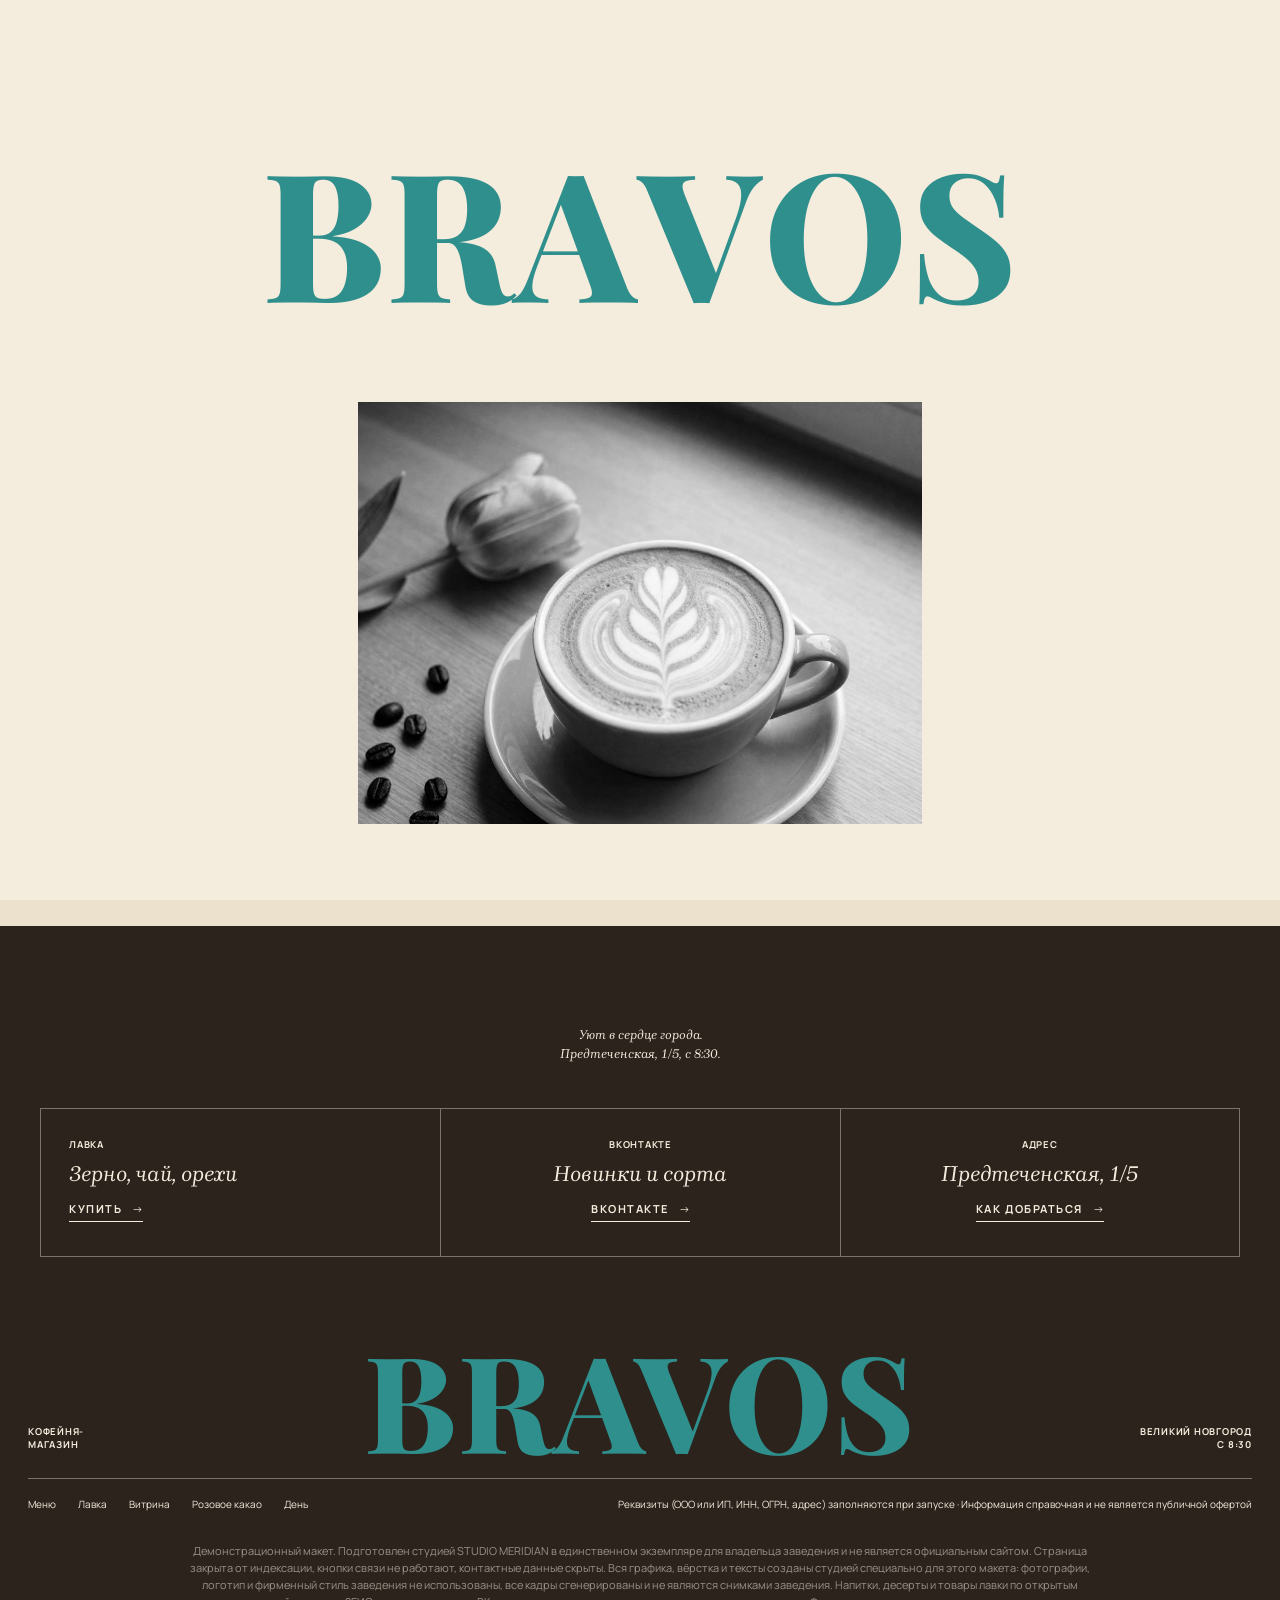
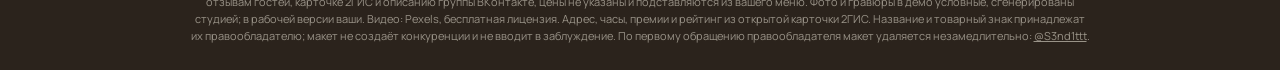
<file: 404/index.html>
<!DOCTYPE html>
<html lang="ru" data-v="1" data-base="../" class="nojs" data-tone="l">
<head>
<meta charset="UTF-8">
<meta name="viewport" content="width=device-width, initial-scale=1, viewport-fit=cover">
<meta name="robots" content="noindex, nofollow">
<title>Страница не найдена · Демо-макет сайта · STUDIO MERIDIAN</title>
<meta name="description" content="Такой страницы нет.">
<meta name="theme-color" content="#F4ECDD">
<meta property="og:type" content="website">
<meta property="og:title" content="Демо-макет сайта · STUDIO MERIDIAN">
<meta property="og:description" content="Такой страницы нет.">
<meta property="og:url" content="https://sasakolpakoh227-a11y.github.io/bravos/404/">
<meta property="og:image" content="https://sasakolpakoh227-a11y.github.io/bravos/img/og.jpg?v=1">
<link rel="icon" href="data:image/svg+xml,%3Csvg xmlns='http://www.w3.org/2000/svg' viewBox='0 0 40 40'%3E%3Crect width='40' height='40' rx='9' fill='%232F8F8C'/%3E%3Cellipse cx='20' cy='20' rx='8' ry='12' fill='%23F4ECDD' transform='rotate(25 20 20)'/%3E%3Cpath d='M17 9c5 5 2 16 7 22' stroke='%232F8F8C' stroke-width='2' fill='none'/%3E%3C/svg%3E">
<link rel="preload" href="../fonts/playfair.woff2" as="font" type="font/woff2" crossorigin>
<link rel="preload" href="../fonts/manrope.woff2" as="font" type="font/woff2" crossorigin>
<link rel="preload" href="../fonts/brygada-italic.woff2" as="font" type="font/woff2" crossorigin>
<link rel="stylesheet" href="../skin.css?v=3e9a153c">
<link rel="stylesheet" href="../venue.css?v=c96abaf7">
<noscript><style>.curtain{display:none}</style></noscript>
</head>
<body>
<p class="demo-strip">Демо-макет студии MERIDIAN · не является официальным сайтом заведения</p>
<div class="curtain" aria-hidden="true"><p class="wm" style="--wn:6"><span style="--i:0">b</span><span style="--i:1">r</span><span style="--i:2">a</span><span style="--i:3">v</span><span style="--i:4">o</span><span style="--i:5">s</span></p><div class="pic"><div class="pi"><img src="../img/b-cup.jpg?v=1" alt="" decoding="async" width="1024" height="1024"></div></div></div>
<div class="veil" aria-hidden="true"></div>
<header class="top">
  <nav class="nav" aria-label="Разделы"><a href="../menu/">Меню</a><a href="../#lavka">Лавка</a><a href="../#vitrina">Витрина</a><a href="../#kakao">Розовое какао</a><a href="../den/">День</a></nav>
  <button class="burger" type="button" aria-expanded="false" aria-controls="menu">Меню</button>
  <a class="logo" href="../" aria-label="Bravos, на главную"><svg class="lamp" viewBox="0 0 40 40" aria-hidden="true"><circle cx="20" cy="20" r="16" fill="none" stroke="currentColor" stroke-width="1.4"/><ellipse cx="20" cy="20" rx="7" ry="10" fill="none" stroke="currentColor" stroke-width="1.6" transform="rotate(25 20 20)"/><path d="M17 11c4 4 2 14 6 18" fill="none" stroke="currentColor" stroke-width="1.2"/></svg><span>bravos</span></a>
  <div class="right"><span class="now" data-now></span><button type="button" data-hint="Телефон скрыт в демо. В рабочей версии кнопка сразу набирает номер.">Позвонить</button></div>
</header>
<div class="menu" id="menu" hidden><nav aria-label="Меню"><a href="../menu/">Меню</a><a href="../#lavka">Лавка</a><a href="../#vitrina">Витрина</a><a href="../#kakao">Розовое какао</a><a href="../den/">День</a></nav></div>
<main class="nf" data-bg="l">

  <h1 class="cap xxl rv"><span class="ln"><span>404</span></span><span class="ln"><span>Не найдено</span></span></h1>
  <p class="lead">Такой страницы нет. Зато есть пахлава и розовое какао.</p>
  <a class="btn dark" href="../">На главную</a>
</main>
<footer class="foot" data-bg="g">
  <p class="quote">Уют в сердце города.<br>Предтеченская, 1/5, с 8:30.</p>
  <div class="boxes"><div class="box"><p class="k">Лавка</p><p class="it">Зерно, чай, орехи</p><button class="btn" type="button" data-hint="В рабочей версии заказ зерна и чая домой.">Купить</button></div><div class="box"><p class="k">ВКонтакте</p><p class="it">Новинки и сорта</p><button class="btn" type="button" data-hint="В рабочей версии здесь ваша группа ВКонтакте.">ВКонтакте</button></div><div class="box"><p class="k">Адрес</p><p class="it">Предтеченская, 1/5</p><a class="btn" href="../gde/">Как добраться</a></div></div>
  <div class="sig"><p class="k">Кофейня‑<br>магазин</p><p class="wm" aria-hidden="true" style="--wn:6">bravos</p><p class="k r">Великий Новгород<br>с 8:30</p></div>
  <div class="fine">
    <span><a href="../menu/">Меню</a><a href="../#lavka">Лавка</a><a href="../#vitrina">Витрина</a><a href="../#kakao">Розовое какао</a><a href="../den/">День</a></span>
    <span>Реквизиты (ООО или ИП, ИНН, ОГРН, адрес) заполняются при запуске · Информация справочная и не является публичной офертой</span>
  </div>
  <p class="note">Демонстрационный макет. Подготовлен студией STUDIO MERIDIAN в единственном экземпляре для владельца заведения и не является официальным сайтом. Страница закрыта от индексации, кнопки связи не работают, контактные данные скрыты. Вся графика, вёрстка и тексты созданы студией специально для этого макета: фотографии, логотип и фирменный стиль заведения не использованы, все кадры сгенерированы и не являются снимками заведения. Напитки, десерты и товары лавки по открытым отзывам гостей, карточке 2ГИС и описанию группы ВКонтакте, цены не указаны и подставляются из вашего меню. Фото и гравюры в демо условные, сгенерированы студией; в рабочей версии ваши. Видео: Pexels, бесплатная лицензия. Адрес, часы, премии и рейтинг из открытой карточки 2ГИС. Название и товарный знак принадлежат их правообладателю; макет не создаёт конкуренции и не вводит в заблуждение. По первому обращению правообладателя макет удаляется незамедлительно: <a href="https://t.me/S3nd1ttt" target="_blank" rel="noopener">@S3nd1ttt</a>.</p>
</footer>
<div class="toast" role="status" aria-live="polite" hidden></div>
<a class="mer-badge" href="https://t.me/S3nd1ttt" target="_blank" rel="noopener">MERIDIAN · Демо</a>
<script src="../skin.js?v=94cd19e5"></script>
<script src="../venue.js?v=4b300acd"></script>
</body>
</html>
</file>
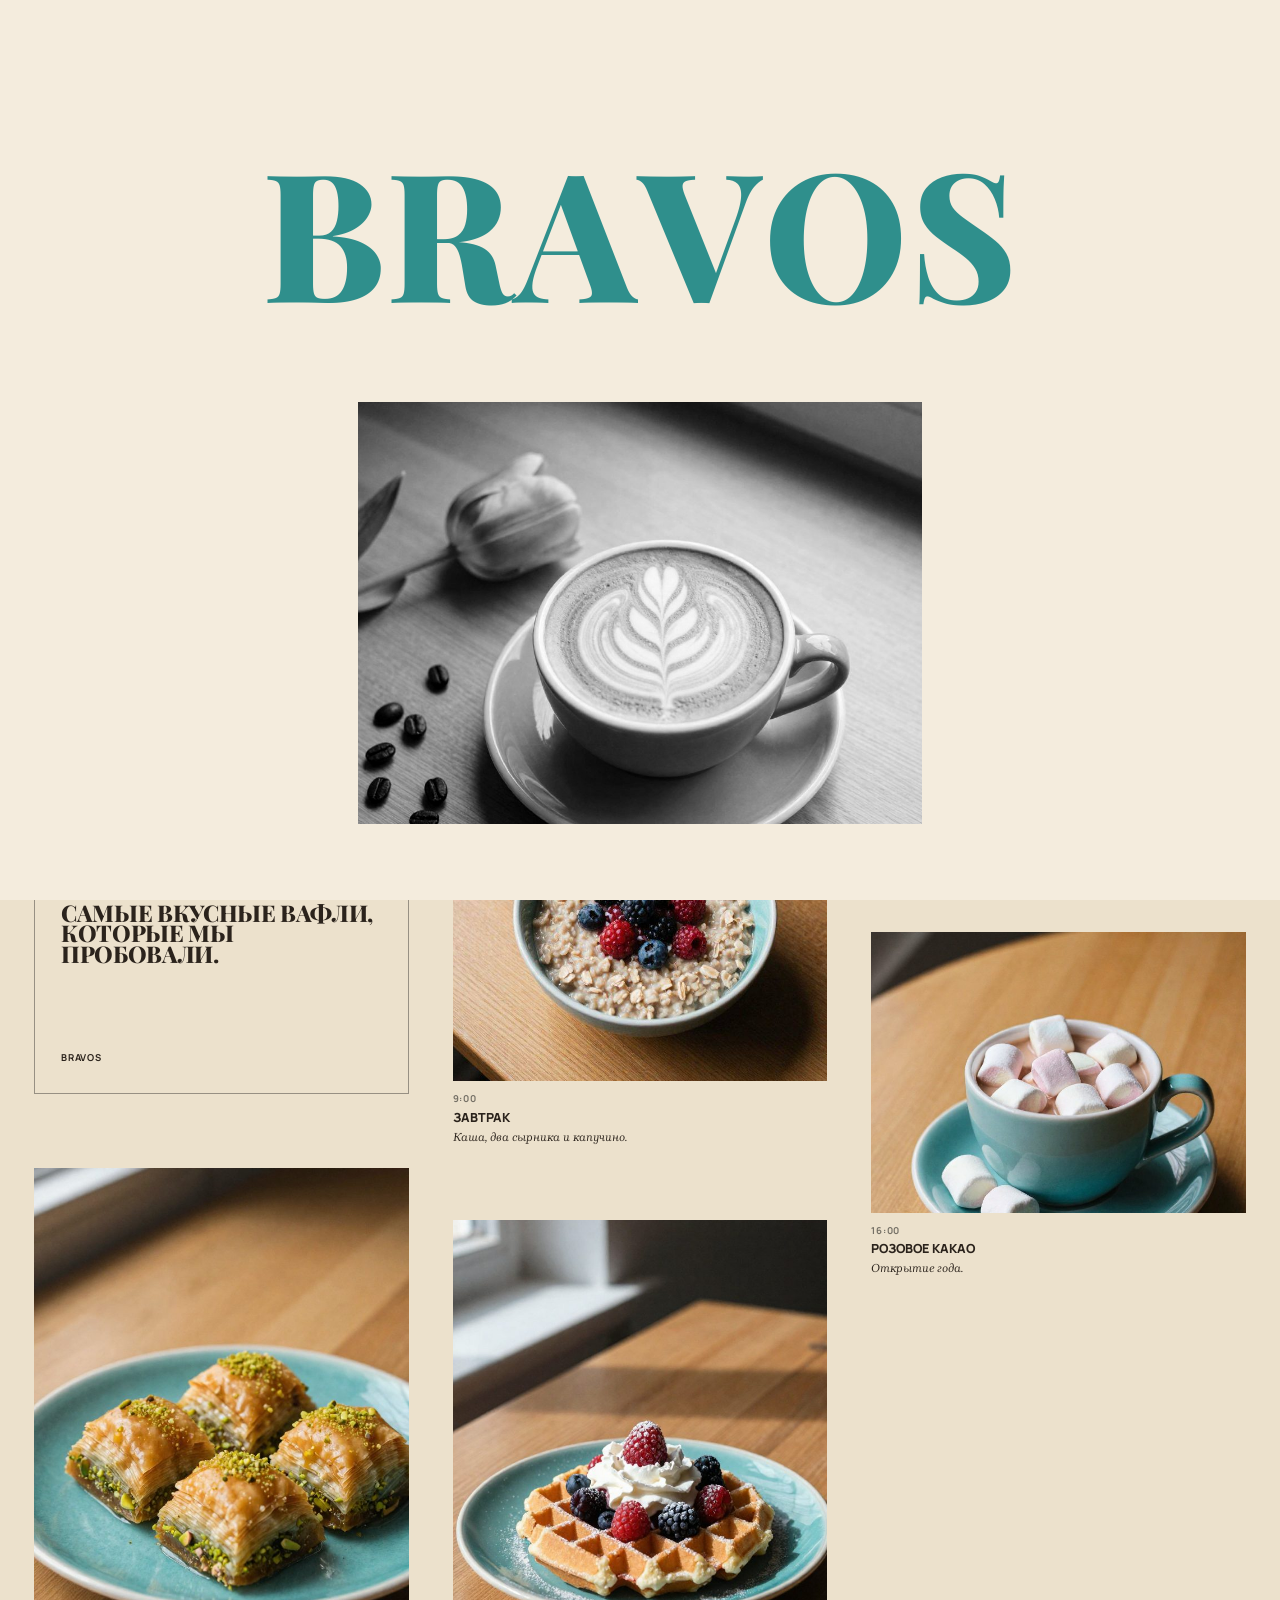
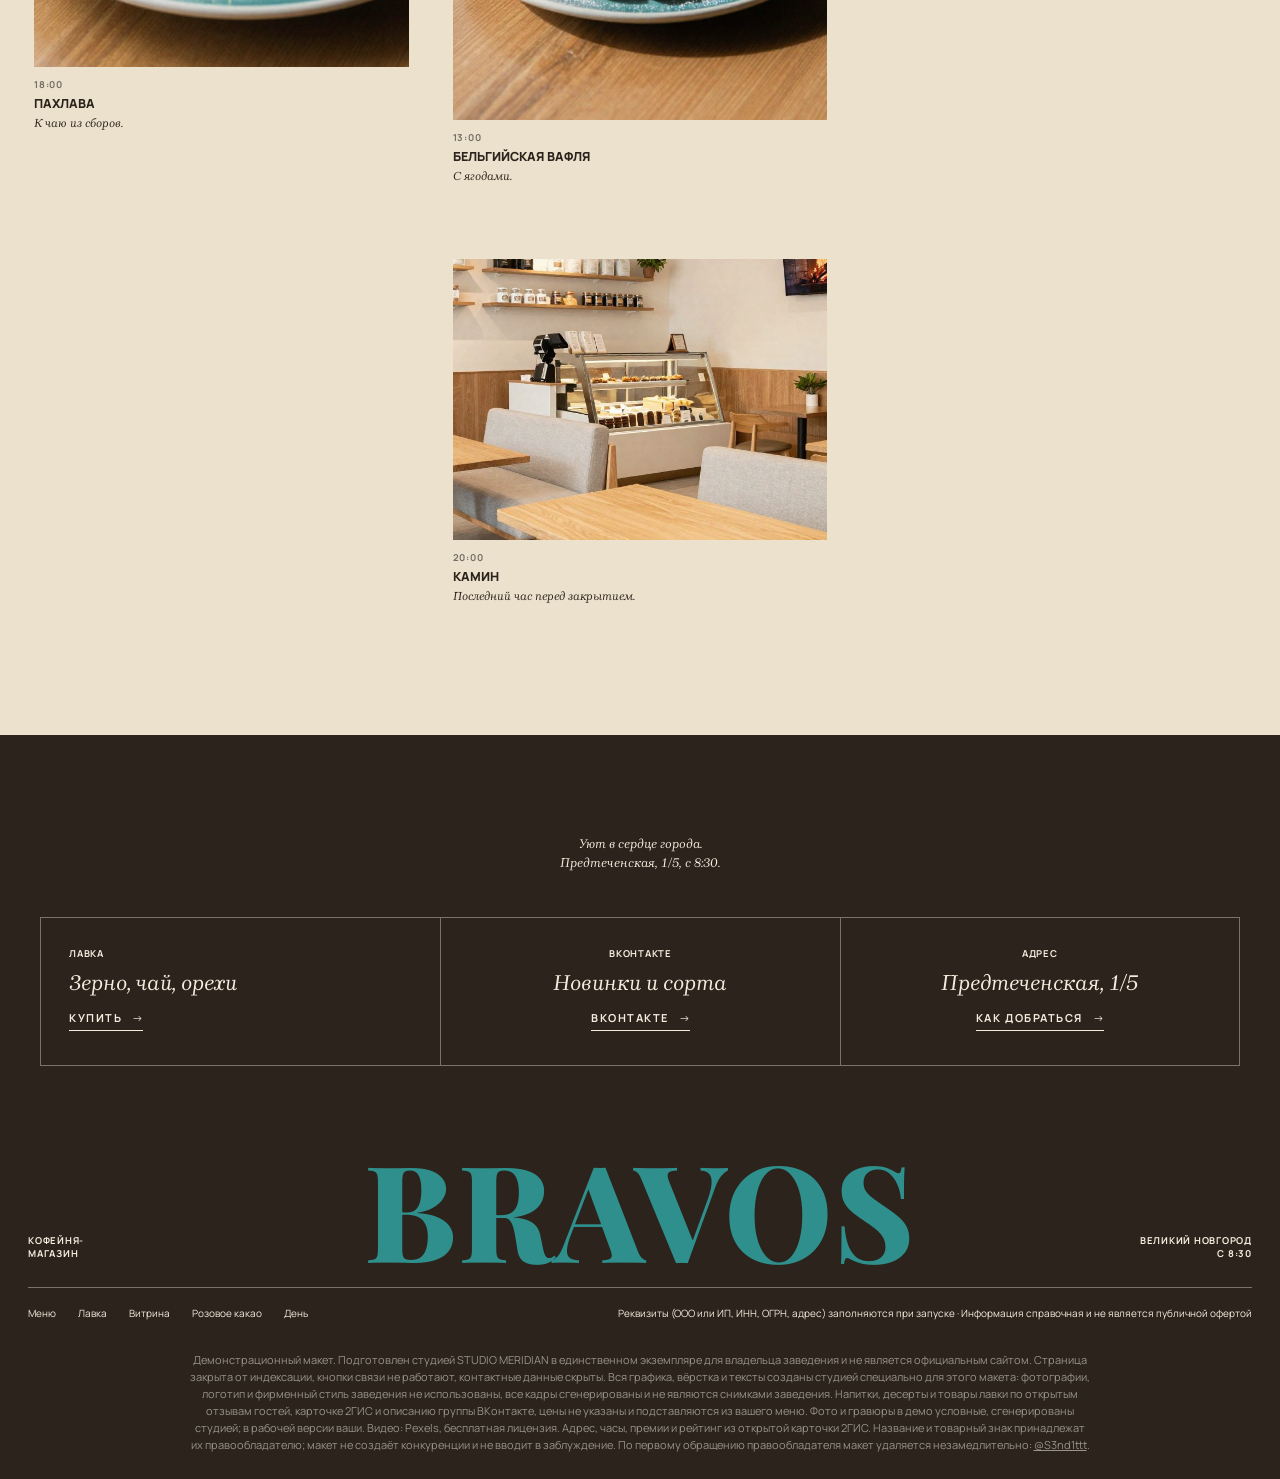
<file: den/index.html>
<!DOCTYPE html>
<html lang="ru" data-v="1" data-base="../" class="nojs" data-tone="l">
<head>
<meta charset="UTF-8">
<meta name="viewport" content="width=device-width, initial-scale=1, viewport-fit=cover">
<meta name="robots" content="noindex, nofollow">
<title>День Bravos · Демо-макет сайта · STUDIO MERIDIAN</title>
<meta name="description" content="Один день кофейни-магазина Bravos в Великом Новгороде: от каши с сырниками до пахлавы к чаю.">
<meta name="theme-color" content="#F4ECDD">
<meta property="og:type" content="website">
<meta property="og:title" content="Демо-макет сайта · STUDIO MERIDIAN">
<meta property="og:description" content="Один день кофейни-магазина Bravos в Великом Новгороде: от каши с сырниками до пахлавы к чаю.">
<meta property="og:url" content="https://sasakolpakoh227-a11y.github.io/bravos/den/">
<meta property="og:image" content="https://sasakolpakoh227-a11y.github.io/bravos/img/og.jpg?v=1">
<link rel="icon" href="data:image/svg+xml,%3Csvg xmlns='http://www.w3.org/2000/svg' viewBox='0 0 40 40'%3E%3Crect width='40' height='40' rx='9' fill='%232F8F8C'/%3E%3Cellipse cx='20' cy='20' rx='8' ry='12' fill='%23F4ECDD' transform='rotate(25 20 20)'/%3E%3Cpath d='M17 9c5 5 2 16 7 22' stroke='%232F8F8C' stroke-width='2' fill='none'/%3E%3C/svg%3E">
<link rel="preload" href="../fonts/playfair.woff2" as="font" type="font/woff2" crossorigin>
<link rel="preload" href="../fonts/manrope.woff2" as="font" type="font/woff2" crossorigin>
<link rel="preload" href="../fonts/brygada-italic.woff2" as="font" type="font/woff2" crossorigin>
<link rel="stylesheet" href="../skin.css?v=3e9a153c">
<link rel="stylesheet" href="../venue.css?v=c96abaf7">
<noscript><style>.curtain{display:none}</style></noscript>
</head>
<body>
<p class="demo-strip">Демо-макет студии MERIDIAN · не является официальным сайтом заведения</p>
<div class="curtain" aria-hidden="true"><p class="wm" style="--wn:6"><span style="--i:0">b</span><span style="--i:1">r</span><span style="--i:2">a</span><span style="--i:3">v</span><span style="--i:4">o</span><span style="--i:5">s</span></p><div class="pic"><div class="pi"><img src="../img/b-cup.jpg?v=1" alt="" decoding="async" width="1024" height="1024"></div></div></div>
<div class="veil" aria-hidden="true"></div>
<header class="top">
  <nav class="nav" aria-label="Разделы"><a href="../menu/">Меню</a><a href="../#lavka">Лавка</a><a href="../#vitrina">Витрина</a><a href="../#kakao">Розовое какао</a><a href="../den/" aria-current="page">День</a></nav>
  <button class="burger" type="button" aria-expanded="false" aria-controls="menu">Меню</button>
  <a class="logo" href="../" aria-label="Bravos, на главную"><svg class="lamp" viewBox="0 0 40 40" aria-hidden="true"><circle cx="20" cy="20" r="16" fill="none" stroke="currentColor" stroke-width="1.4"/><ellipse cx="20" cy="20" rx="7" ry="10" fill="none" stroke="currentColor" stroke-width="1.6" transform="rotate(25 20 20)"/><path d="M17 11c4 4 2 14 6 18" fill="none" stroke="currentColor" stroke-width="1.2"/></svg><span>bravos</span></a>
  <div class="right"><span class="now" data-now></span><button type="button" data-hint="Телефон скрыт в демо. В рабочей версии кнопка сразу набирает номер.">Позвонить</button></div>
</header>
<div class="menu" id="menu" hidden><nav aria-label="Меню"><a href="../menu/">Меню</a><a href="../#lavka">Лавка</a><a href="../#vitrina">Витрина</a><a href="../#kakao">Розовое какао</a><a href="../den/" aria-current="page">День</a></nav></div>
<main class="daily" data-bg="l">

  <section class="dh"><h1 class="script rv"><span class="ln"><span>День Bravos</span></span></h1><p class="lead">С половины девятого<br>до вечернего чая.</p></section>
  <section class="mas"><div class="col"><div class="it2 w"><figure class="px"><img src="../img/b-cup.jpg?v=1" alt="" loading="lazy" decoding="async" width="1024" height="1024"></figure><div class="cap2"><span class="k">8:30</span><b>Первый капучино</b><span>В фарфоровой чашке.</span></div></div><div class="qt"><p class="cap s">Самые вкусные вафли, которые мы пробовали.</p><p class="k">Bravos</p></div><div class="it2 t"><figure class="px"><img src="../img/b-baklava.jpg?v=1" alt="" loading="lazy" decoding="async" width="896" height="1120"></figure><div class="cap2"><span class="k">18:00</span><b>Пахлава</b><span>К чаю из сборов.</span></div></div></div><div class="col"><div class="it2 t"><figure class="px"><img src="../img/b-breakfast.jpg?v=1" alt="" loading="lazy" decoding="async" width="896" height="1120"></figure><div class="cap2"><span class="k">9:00</span><b>Завтрак</b><span>Каша, два сырника и капучино.</span></div></div><div class="it2 t"><figure class="px"><img src="../img/b-waffle.jpg?v=1" alt="" loading="lazy" decoding="async" width="896" height="1120"></figure><div class="cap2"><span class="k">13:00</span><b>Бельгийская вафля</b><span>С ягодами.</span></div></div><div class="it2 w"><figure class="px"><img src="../img/b-hall.jpg?v=1" alt="" loading="lazy" decoding="async" width="864" height="1152"></figure><div class="cap2"><span class="k">20:00</span><b>Камин</b><span>Последний час перед закрытием.</span></div></div></div><div class="col"><div class="it2 w"><figure class="px"><img src="../img/b-beans.jpg?v=1" alt="" loading="lazy" decoding="async" width="896" height="1120"></figure><div class="cap2"><span class="k">11:00</span><b>Зерно домой</b><span>Для фильтра или под помол.</span></div></div><div class="it2 w"><figure class="px"><img src="../img/b-pink.jpg?v=1" alt="" loading="lazy" decoding="async" width="896" height="1120"></figure><div class="cap2"><span class="k">16:00</span><b>Розовое какао</b><span>Открытие года.</span></div></div></div></section>
</main>
<footer class="foot" data-bg="g">
  <p class="quote">Уют в сердце города.<br>Предтеченская, 1/5, с 8:30.</p>
  <div class="boxes"><div class="box"><p class="k">Лавка</p><p class="it">Зерно, чай, орехи</p><button class="btn" type="button" data-hint="В рабочей версии заказ зерна и чая домой.">Купить</button></div><div class="box"><p class="k">ВКонтакте</p><p class="it">Новинки и сорта</p><button class="btn" type="button" data-hint="В рабочей версии здесь ваша группа ВКонтакте.">ВКонтакте</button></div><div class="box"><p class="k">Адрес</p><p class="it">Предтеченская, 1/5</p><a class="btn" href="../gde/">Как добраться</a></div></div>
  <div class="sig"><p class="k">Кофейня‑<br>магазин</p><p class="wm" aria-hidden="true" style="--wn:6">bravos</p><p class="k r">Великий Новгород<br>с 8:30</p></div>
  <div class="fine">
    <span><a href="../menu/">Меню</a><a href="../#lavka">Лавка</a><a href="../#vitrina">Витрина</a><a href="../#kakao">Розовое какао</a><a href="../den/">День</a></span>
    <span>Реквизиты (ООО или ИП, ИНН, ОГРН, адрес) заполняются при запуске · Информация справочная и не является публичной офертой</span>
  </div>
  <p class="note">Демонстрационный макет. Подготовлен студией STUDIO MERIDIAN в единственном экземпляре для владельца заведения и не является официальным сайтом. Страница закрыта от индексации, кнопки связи не работают, контактные данные скрыты. Вся графика, вёрстка и тексты созданы студией специально для этого макета: фотографии, логотип и фирменный стиль заведения не использованы, все кадры сгенерированы и не являются снимками заведения. Напитки, десерты и товары лавки по открытым отзывам гостей, карточке 2ГИС и описанию группы ВКонтакте, цены не указаны и подставляются из вашего меню. Фото и гравюры в демо условные, сгенерированы студией; в рабочей версии ваши. Видео: Pexels, бесплатная лицензия. Адрес, часы, премии и рейтинг из открытой карточки 2ГИС. Название и товарный знак принадлежат их правообладателю; макет не создаёт конкуренции и не вводит в заблуждение. По первому обращению правообладателя макет удаляется незамедлительно: <a href="https://t.me/S3nd1ttt" target="_blank" rel="noopener">@S3nd1ttt</a>.</p>
</footer>
<div class="toast" role="status" aria-live="polite" hidden></div>
<a class="mer-badge" href="https://t.me/S3nd1ttt" target="_blank" rel="noopener">MERIDIAN · Демо</a>
<script src="../skin.js?v=94cd19e5"></script>
<script src="../venue.js?v=4b300acd"></script>
</body>
</html>
</file>
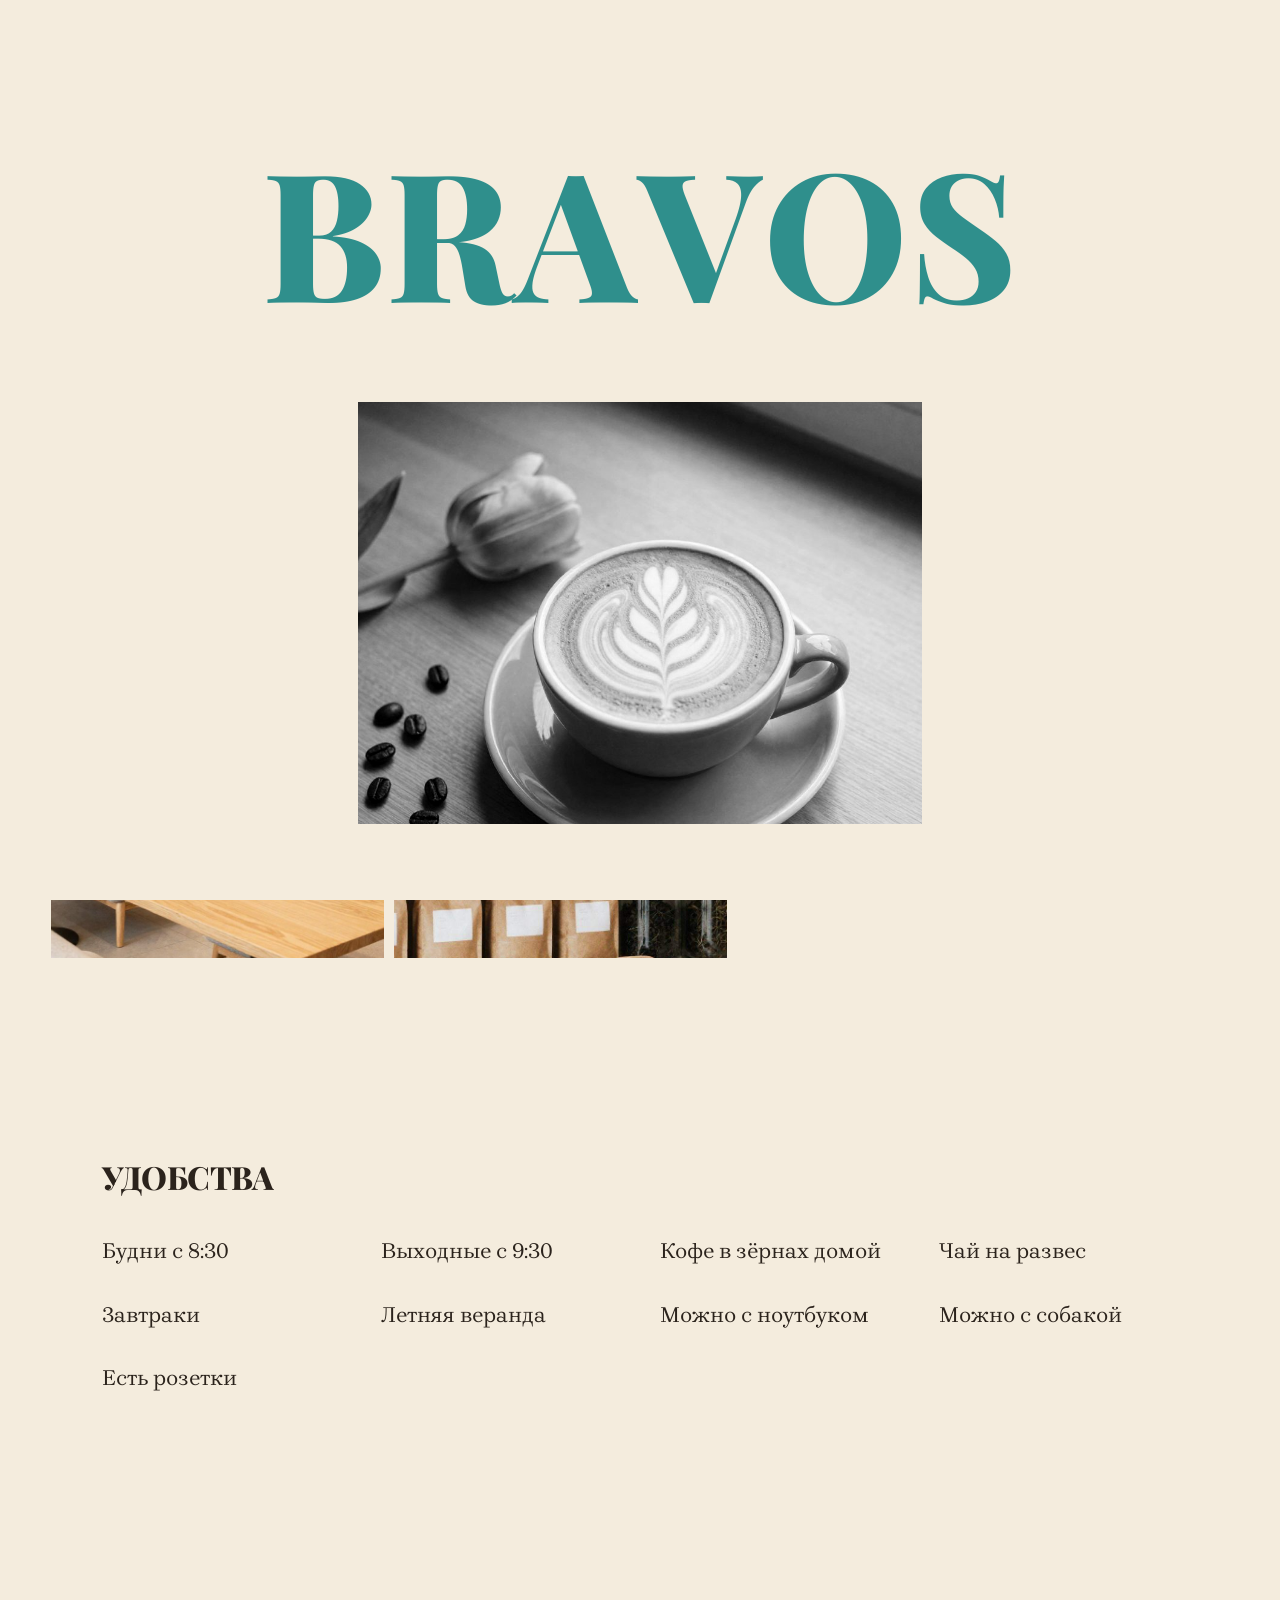
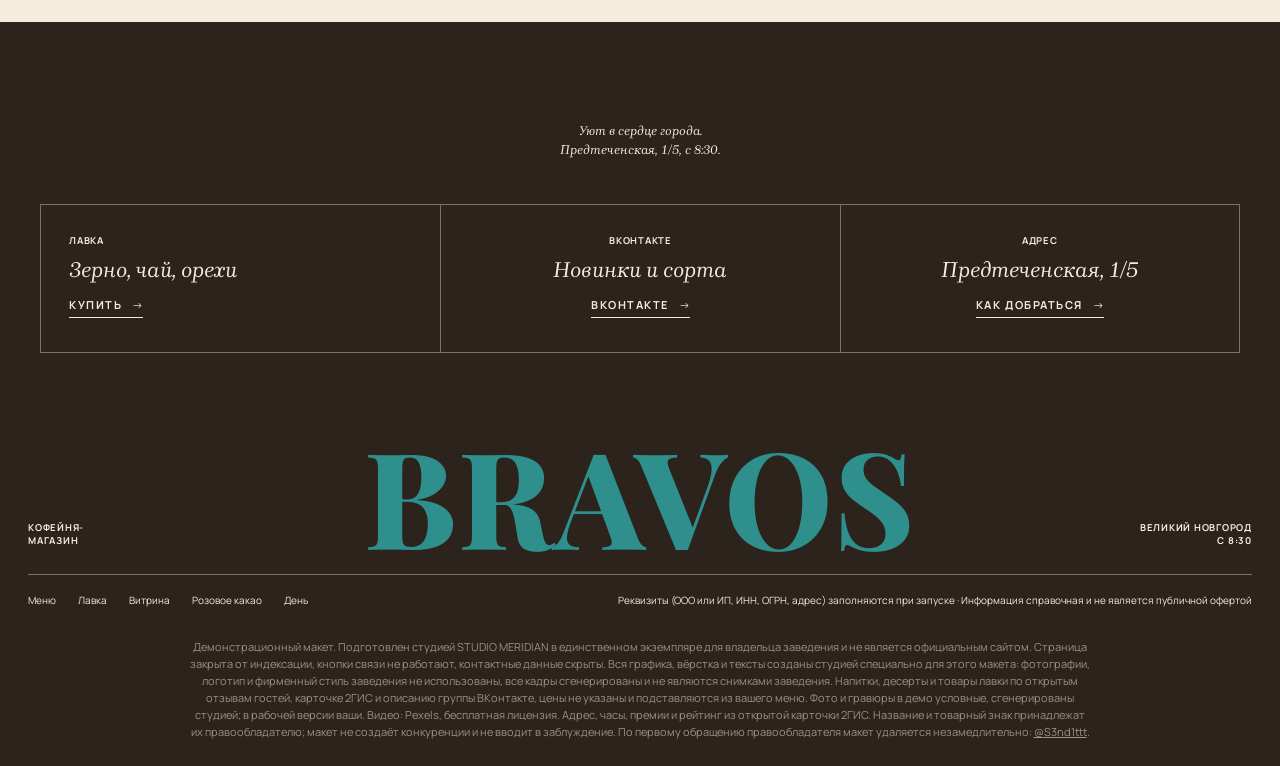
<file: gde/index.html>
<!DOCTYPE html>
<html lang="ru" data-v="1" data-base="../" class="nojs" data-tone="p">
<head>
<meta charset="UTF-8">
<meta name="viewport" content="width=device-width, initial-scale=1, viewport-fit=cover">
<meta name="robots" content="noindex, nofollow">
<title>В сердце города · Демо-макет сайта · STUDIO MERIDIAN</title>
<meta name="description" content="Bravos: Предтеченская улица, 1/5. Будни с 8:30 до 21:00, выходные с 9:30 до 21:00.">
<meta name="theme-color" content="#F4ECDD">
<meta property="og:type" content="website">
<meta property="og:title" content="Демо-макет сайта · STUDIO MERIDIAN">
<meta property="og:description" content="Bravos: Предтеченская улица, 1/5. Будни с 8:30 до 21:00, выходные с 9:30 до 21:00.">
<meta property="og:url" content="https://sasakolpakoh227-a11y.github.io/bravos/gde/">
<meta property="og:image" content="https://sasakolpakoh227-a11y.github.io/bravos/img/og.jpg?v=1">
<link rel="icon" href="data:image/svg+xml,%3Csvg xmlns='http://www.w3.org/2000/svg' viewBox='0 0 40 40'%3E%3Crect width='40' height='40' rx='9' fill='%232F8F8C'/%3E%3Cellipse cx='20' cy='20' rx='8' ry='12' fill='%23F4ECDD' transform='rotate(25 20 20)'/%3E%3Cpath d='M17 9c5 5 2 16 7 22' stroke='%232F8F8C' stroke-width='2' fill='none'/%3E%3C/svg%3E">
<link rel="preload" href="../fonts/playfair.woff2" as="font" type="font/woff2" crossorigin>
<link rel="preload" href="../fonts/manrope.woff2" as="font" type="font/woff2" crossorigin>
<link rel="preload" href="../fonts/brygada-italic.woff2" as="font" type="font/woff2" crossorigin>
<link rel="stylesheet" href="../skin.css?v=3e9a153c">
<link rel="stylesheet" href="../venue.css?v=c96abaf7">
<noscript><style>.curtain{display:none}</style></noscript>
</head>
<body>
<p class="demo-strip">Демо-макет студии MERIDIAN · не является официальным сайтом заведения</p>
<div class="curtain" aria-hidden="true"><p class="wm" style="--wn:6"><span style="--i:0">b</span><span style="--i:1">r</span><span style="--i:2">a</span><span style="--i:3">v</span><span style="--i:4">o</span><span style="--i:5">s</span></p><div class="pic"><div class="pi"><img src="../img/b-cup.jpg?v=1" alt="" decoding="async" width="1024" height="1024"></div></div></div>
<div class="veil" aria-hidden="true"></div>
<header class="top">
  <nav class="nav" aria-label="Разделы"><a href="../menu/">Меню</a><a href="../#lavka">Лавка</a><a href="../#vitrina">Витрина</a><a href="../#kakao">Розовое какао</a><a href="../den/">День</a></nav>
  <button class="burger" type="button" aria-expanded="false" aria-controls="menu">Меню</button>
  <a class="logo" href="../" aria-label="Bravos, на главную"><svg class="lamp" viewBox="0 0 40 40" aria-hidden="true"><circle cx="20" cy="20" r="16" fill="none" stroke="currentColor" stroke-width="1.4"/><ellipse cx="20" cy="20" rx="7" ry="10" fill="none" stroke="currentColor" stroke-width="1.6" transform="rotate(25 20 20)"/><path d="M17 11c4 4 2 14 6 18" fill="none" stroke="currentColor" stroke-width="1.2"/></svg><span>bravos</span></a>
  <div class="right"><span class="now" data-now></span><button type="button" data-hint="Телефон скрыт в демо. В рабочей версии кнопка сразу набирает номер.">Позвонить</button></div>
</header>
<div class="menu" id="menu" hidden><nav aria-label="Меню"><a href="../menu/">Меню</a><a href="../#lavka">Лавка</a><a href="../#vitrina">Витрина</a><a href="../#kakao">Розовое какао</a><a href="../den/">День</a></nav></div>
<main class="spots-p" data-bg="p">

  <section class="mh"><p class="kick">Великий Новгород</p><h1 class="cap l rv"><span class="ln"><span>В сердце</span></span><span class="ln"><span>города</span></span></h1></section>
  <article class="spot" id="predtechenskaya">
    <div class="sp2"><figure class="px"><img src="../img/b-hall.jpg?v=1" alt="Предтеченская, 1/5" loading="lazy" decoding="async" width="864" height="1152"></figure><figure class="px"><img src="../img/b-beans.jpg?v=1" alt="" loading="lazy" decoding="async" width="896" height="1120"></figure></div>
    <div class="si">
      <p class="k">Великий Новгород, центр, рядом парковка · Премия 2ГИС: лучшая кофейня 2026 и 2025</p>
      <h2 class="cap m">Предтеченская, 1/5</h2>
      <p class="it">Предтеченская улица, 1/5, в центре Великого Новгорода. Будни с 8:30 до 21:00, выходные с 9:30 до 21:00.</p>
      <p class="k">Пн‑пт с 8:30 до 21:00 · сб и вс с 9:30 до 21:00 · <span class="st" data-open="8.5" data-close="21" data-open-we="9.5" data-close-we="21"></span></p>
      <p class="k">5.0 в 2ГИС · 122 оценки</p>
      <button class="btn" type="button" data-hint="В рабочей версии кнопка откроет маршрут в 2ГИС или Яндекс Картах.">Маршрут</button>
    </div>
  </article>
  <section class="gives feats"><h2 class="cap m">Удобства</h2><div class="gv"><div><b>Будни с 8:30</b></div><div><b>Выходные с 9:30</b></div><div><b>Кофе в зёрнах домой</b></div><div><b>Чай на развес</b></div><div><b>Завтраки</b></div><div><b>Летняя веранда</b></div><div><b>Можно с ноутбуком</b></div><div><b>Можно с собакой</b></div><div><b>Есть розетки</b></div></div></section>
</main>
<footer class="foot" data-bg="g">
  <p class="quote">Уют в сердце города.<br>Предтеченская, 1/5, с 8:30.</p>
  <div class="boxes"><div class="box"><p class="k">Лавка</p><p class="it">Зерно, чай, орехи</p><button class="btn" type="button" data-hint="В рабочей версии заказ зерна и чая домой.">Купить</button></div><div class="box"><p class="k">ВКонтакте</p><p class="it">Новинки и сорта</p><button class="btn" type="button" data-hint="В рабочей версии здесь ваша группа ВКонтакте.">ВКонтакте</button></div><div class="box"><p class="k">Адрес</p><p class="it">Предтеченская, 1/5</p><a class="btn" href="../gde/">Как добраться</a></div></div>
  <div class="sig"><p class="k">Кофейня‑<br>магазин</p><p class="wm" aria-hidden="true" style="--wn:6">bravos</p><p class="k r">Великий Новгород<br>с 8:30</p></div>
  <div class="fine">
    <span><a href="../menu/">Меню</a><a href="../#lavka">Лавка</a><a href="../#vitrina">Витрина</a><a href="../#kakao">Розовое какао</a><a href="../den/">День</a></span>
    <span>Реквизиты (ООО или ИП, ИНН, ОГРН, адрес) заполняются при запуске · Информация справочная и не является публичной офертой</span>
  </div>
  <p class="note">Демонстрационный макет. Подготовлен студией STUDIO MERIDIAN в единственном экземпляре для владельца заведения и не является официальным сайтом. Страница закрыта от индексации, кнопки связи не работают, контактные данные скрыты. Вся графика, вёрстка и тексты созданы студией специально для этого макета: фотографии, логотип и фирменный стиль заведения не использованы, все кадры сгенерированы и не являются снимками заведения. Напитки, десерты и товары лавки по открытым отзывам гостей, карточке 2ГИС и описанию группы ВКонтакте, цены не указаны и подставляются из вашего меню. Фото и гравюры в демо условные, сгенерированы студией; в рабочей версии ваши. Видео: Pexels, бесплатная лицензия. Адрес, часы, премии и рейтинг из открытой карточки 2ГИС. Название и товарный знак принадлежат их правообладателю; макет не создаёт конкуренции и не вводит в заблуждение. По первому обращению правообладателя макет удаляется незамедлительно: <a href="https://t.me/S3nd1ttt" target="_blank" rel="noopener">@S3nd1ttt</a>.</p>
</footer>
<div class="toast" role="status" aria-live="polite" hidden></div>
<a class="mer-badge" href="https://t.me/S3nd1ttt" target="_blank" rel="noopener">MERIDIAN · Демо</a>
<script src="../skin.js?v=94cd19e5"></script>
<script src="../venue.js?v=4b300acd"></script>
</body>
</html>
</file>
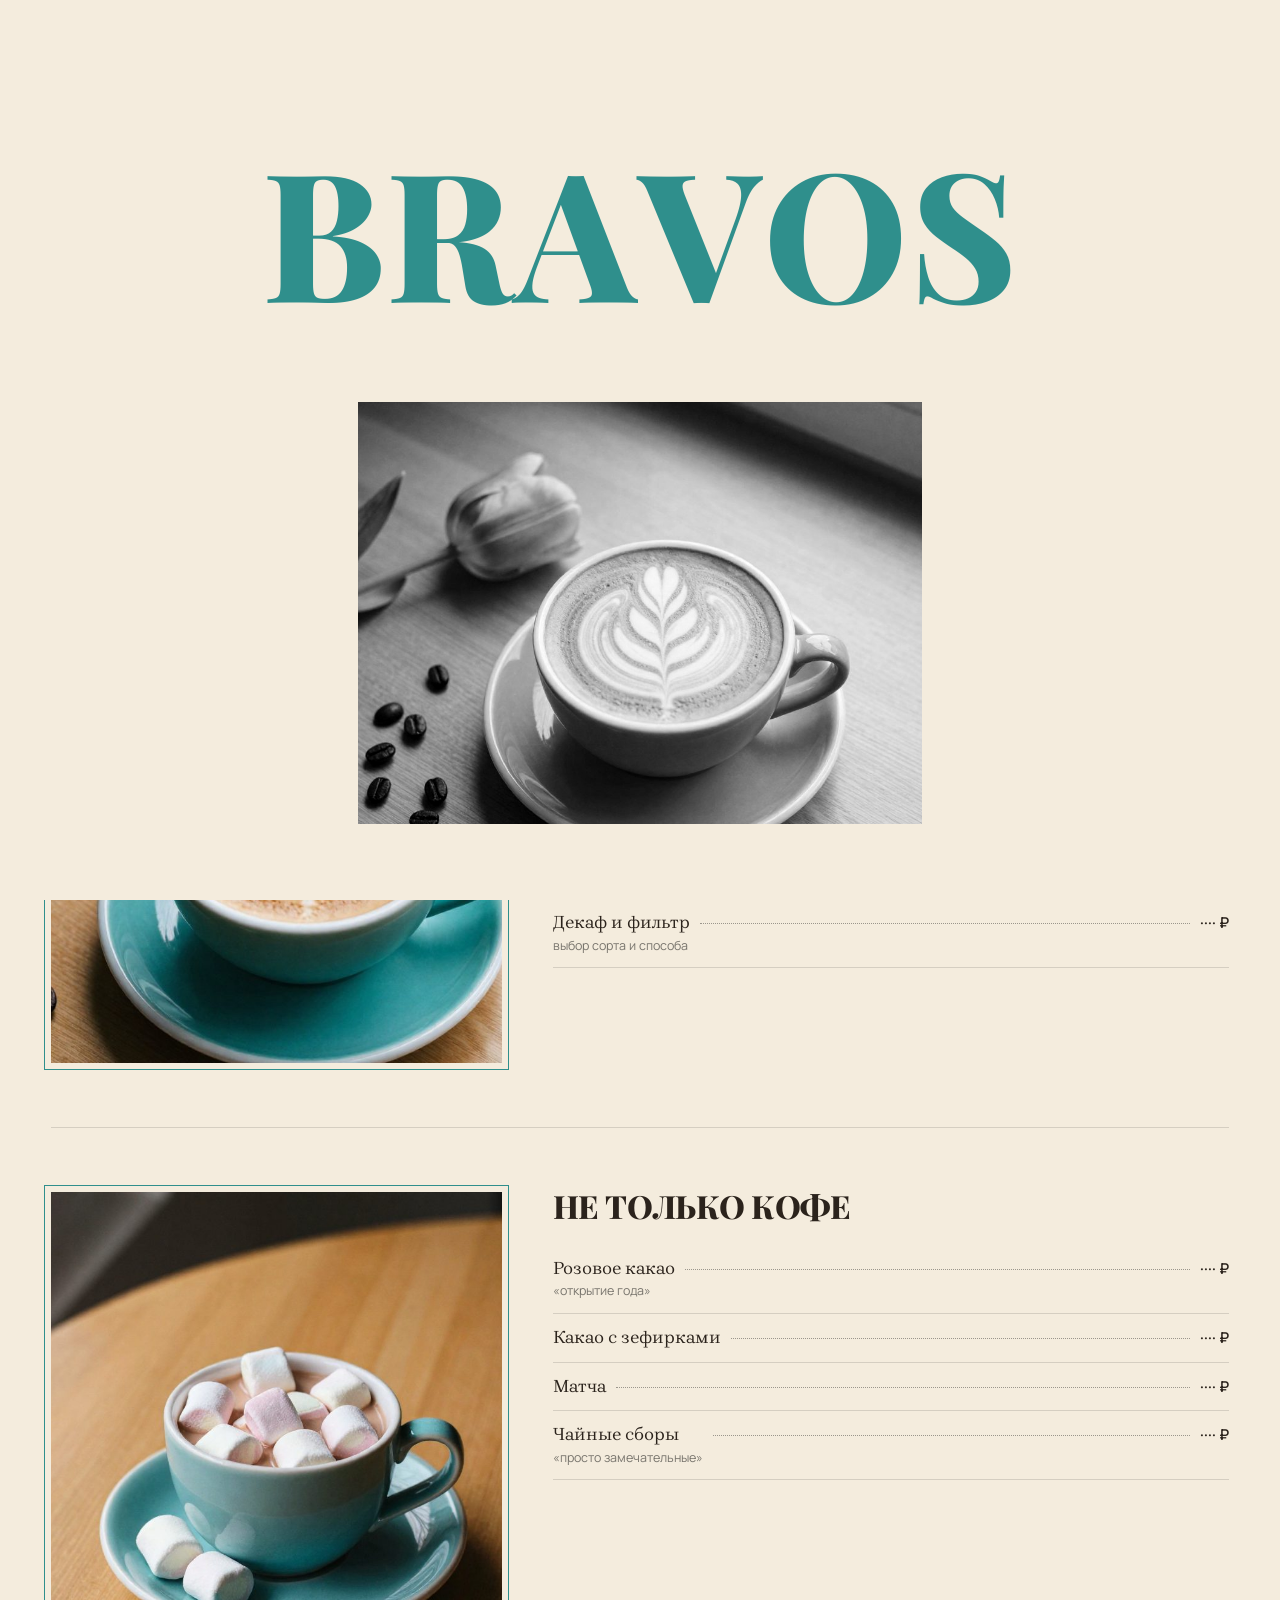
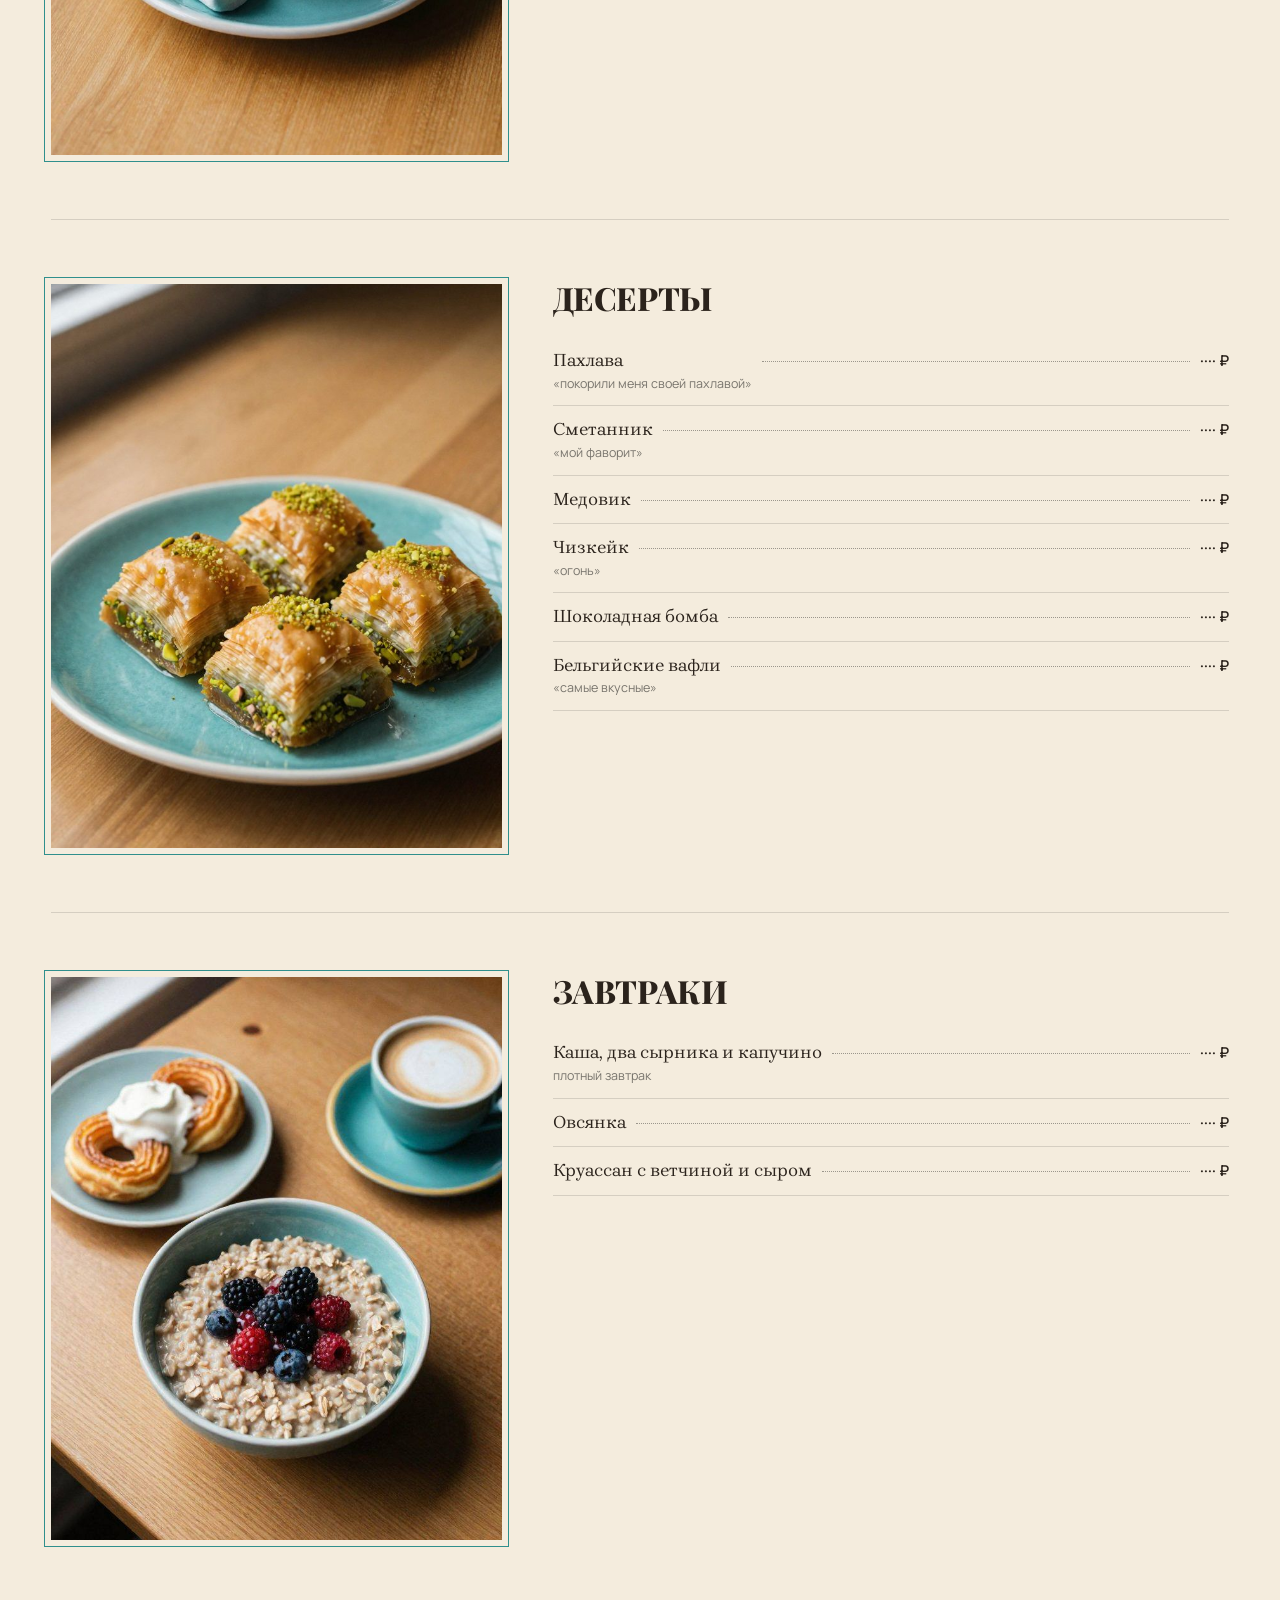
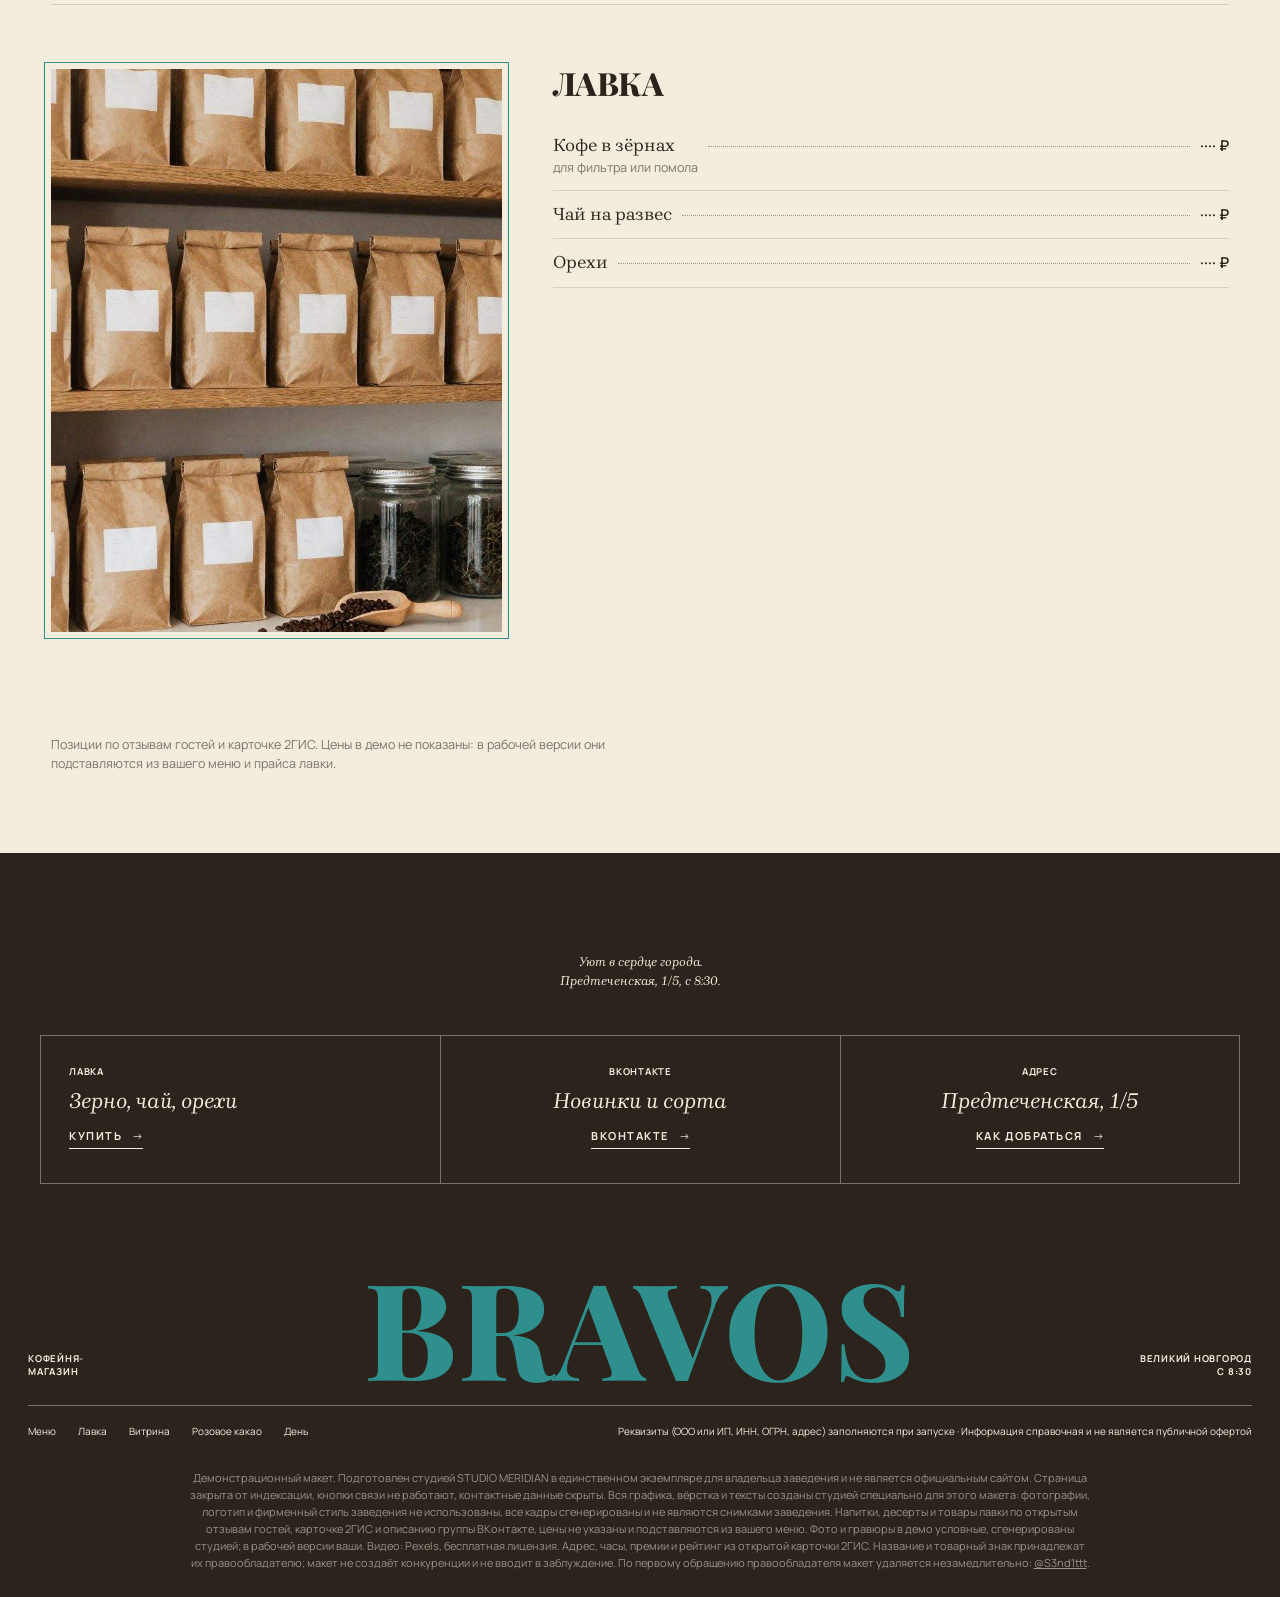
<file: menu/index.html>
<!DOCTYPE html>
<html lang="ru" data-v="1" data-base="../" class="nojs" data-tone="p">
<head>
<meta charset="UTF-8">
<meta name="viewport" content="width=device-width, initial-scale=1, viewport-fit=cover">
<meta name="robots" content="noindex, nofollow">
<title>Меню · Демо-макет сайта · STUDIO MERIDIAN</title>
<meta name="description" content="Меню Bravos в Великом Новгороде: пахлава, сметанник, бельгийские вафли, розовое какао, кофе в зёрнах и чай на развес.">
<meta name="theme-color" content="#F4ECDD">
<meta property="og:type" content="website">
<meta property="og:title" content="Демо-макет сайта · STUDIO MERIDIAN">
<meta property="og:description" content="Меню Bravos в Великом Новгороде: пахлава, сметанник, бельгийские вафли, розовое какао, кофе в зёрнах и чай на развес.">
<meta property="og:url" content="https://sasakolpakoh227-a11y.github.io/bravos/menu/">
<meta property="og:image" content="https://sasakolpakoh227-a11y.github.io/bravos/img/og.jpg?v=1">
<link rel="icon" href="data:image/svg+xml,%3Csvg xmlns='http://www.w3.org/2000/svg' viewBox='0 0 40 40'%3E%3Crect width='40' height='40' rx='9' fill='%232F8F8C'/%3E%3Cellipse cx='20' cy='20' rx='8' ry='12' fill='%23F4ECDD' transform='rotate(25 20 20)'/%3E%3Cpath d='M17 9c5 5 2 16 7 22' stroke='%232F8F8C' stroke-width='2' fill='none'/%3E%3C/svg%3E">
<link rel="preload" href="../fonts/playfair.woff2" as="font" type="font/woff2" crossorigin>
<link rel="preload" href="../fonts/manrope.woff2" as="font" type="font/woff2" crossorigin>
<link rel="preload" href="../fonts/brygada-italic.woff2" as="font" type="font/woff2" crossorigin>
<link rel="stylesheet" href="../skin.css?v=3e9a153c">
<link rel="stylesheet" href="../venue.css?v=c96abaf7">
<noscript><style>.curtain{display:none}</style></noscript>
</head>
<body>
<p class="demo-strip">Демо-макет студии MERIDIAN · не является официальным сайтом заведения</p>
<div class="curtain" aria-hidden="true"><p class="wm" style="--wn:6"><span style="--i:0">b</span><span style="--i:1">r</span><span style="--i:2">a</span><span style="--i:3">v</span><span style="--i:4">o</span><span style="--i:5">s</span></p><div class="pic"><div class="pi"><img src="../img/b-cup.jpg?v=1" alt="" decoding="async" width="1024" height="1024"></div></div></div>
<div class="veil" aria-hidden="true"></div>
<header class="top">
  <nav class="nav" aria-label="Разделы"><a href="../menu/" aria-current="page">Меню</a><a href="../#lavka">Лавка</a><a href="../#vitrina">Витрина</a><a href="../#kakao">Розовое какао</a><a href="../den/">День</a></nav>
  <button class="burger" type="button" aria-expanded="false" aria-controls="menu">Меню</button>
  <a class="logo" href="../" aria-label="Bravos, на главную"><svg class="lamp" viewBox="0 0 40 40" aria-hidden="true"><circle cx="20" cy="20" r="16" fill="none" stroke="currentColor" stroke-width="1.4"/><ellipse cx="20" cy="20" rx="7" ry="10" fill="none" stroke="currentColor" stroke-width="1.6" transform="rotate(25 20 20)"/><path d="M17 11c4 4 2 14 6 18" fill="none" stroke="currentColor" stroke-width="1.2"/></svg><span>bravos</span></a>
  <div class="right"><span class="now" data-now></span><button type="button" data-hint="Телефон скрыт в демо. В рабочей версии кнопка сразу набирает номер.">Позвонить</button></div>
</header>
<div class="menu" id="menu" hidden><nav aria-label="Меню"><a href="../menu/" aria-current="page">Меню</a><a href="../#lavka">Лавка</a><a href="../#vitrina">Витрина</a><a href="../#kakao">Розовое какао</a><a href="../den/">День</a></nav></div>
<main class="menu-p" data-bg="p">

  <section class="mh"><p class="kick">Кофейня-магазин</p><h1 class="cap l rv"><span class="ln"><span>Меню</span></span></h1><nav class="mtabs" aria-label="Разделы меню"><a href="#kofe">Кофе</a><a href="#ne-kofe">Не только кофе</a><a href="#deserty">Десерты</a><a href="#zavtrak">Завтраки</a><a href="#lavka">Лавка</a></nav></section>
  <section class="mcat" id="kofe"><figure class="px"><img src="../img/b-cup.jpg?v=1" alt="Кофе" loading="lazy" decoding="async" width="1024" height="1024"></figure><div><h2 class="cap m">Кофе</h2><ul class="mlist"><li><span><b>Капучино</b><small>«очень сочный и ароматный»</small></span><i></i><em>···· ₽</em></li><li><span><b>Раф</b><small>«восторг!!!»</small></span><i></i><em>···· ₽</em></li><li><span><b>Горячий бамбл</b><small>«самый лучший»</small></span><i></i><em>···· ₽</em></li><li><span><b>Бамбл с кокосом</b><small>«освежающе вкусный»</small></span><i></i><em>···· ₽</em></li><li><span><b>Латте с малиновым сиропом</b><small>с утра</small></span><i></i><em>···· ₽</em></li><li><span><b>Декаф и фильтр</b><small>выбор сорта и способа</small></span><i></i><em>···· ₽</em></li></ul></div></section>
  <section class="mcat" id="ne-kofe"><figure class="px"><img src="../img/b-pink.jpg?v=1" alt="Не только кофе" loading="lazy" decoding="async" width="896" height="1120"></figure><div><h2 class="cap m">Не только кофе</h2><ul class="mlist"><li><span><b>Розовое какао</b><small>«открытие года»</small></span><i></i><em>···· ₽</em></li><li><span><b>Какао с зефирками</b></span><i></i><em>···· ₽</em></li><li><span><b>Матча</b></span><i></i><em>···· ₽</em></li><li><span><b>Чайные сборы</b><small>«просто замечательные»</small></span><i></i><em>···· ₽</em></li></ul></div></section>
  <section class="mcat" id="deserty"><figure class="px"><img src="../img/b-baklava.jpg?v=1" alt="Десерты" loading="lazy" decoding="async" width="896" height="1120"></figure><div><h2 class="cap m">Десерты</h2><ul class="mlist"><li><span><b>Пахлава</b><small>«покорили меня своей пахлавой»</small></span><i></i><em>···· ₽</em></li><li><span><b>Сметанник</b><small>«мой фаворит»</small></span><i></i><em>···· ₽</em></li><li><span><b>Медовик</b></span><i></i><em>···· ₽</em></li><li><span><b>Чизкейк</b><small>«огонь»</small></span><i></i><em>···· ₽</em></li><li><span><b>Шоколадная бомба</b></span><i></i><em>···· ₽</em></li><li><span><b>Бельгийские вафли</b><small>«самые вкусные»</small></span><i></i><em>···· ₽</em></li></ul></div></section>
  <section class="mcat" id="zavtrak"><figure class="px"><img src="../img/b-breakfast.jpg?v=1" alt="Завтраки" loading="lazy" decoding="async" width="896" height="1120"></figure><div><h2 class="cap m">Завтраки</h2><ul class="mlist"><li><span><b>Каша, два сырника и капучино</b><small>плотный завтрак</small></span><i></i><em>···· ₽</em></li><li><span><b>Овсянка</b></span><i></i><em>···· ₽</em></li><li><span><b>Круассан с ветчиной и сыром</b></span><i></i><em>···· ₽</em></li></ul></div></section>
  <section class="mcat" id="lavka"><figure class="px"><img src="../img/b-beans.jpg?v=1" alt="Лавка" loading="lazy" decoding="async" width="896" height="1120"></figure><div><h2 class="cap m">Лавка</h2><ul class="mlist"><li><span><b>Кофе в зёрнах</b><small>для фильтра или помола</small></span><i></i><em>···· ₽</em></li><li><span><b>Чай на развес</b></span><i></i><em>···· ₽</em></li><li><span><b>Орехи</b></span><i></i><em>···· ₽</em></li></ul></div></section>
  <p class="mnote">Позиции по отзывам гостей и карточке 2ГИС. Цены в демо не показаны: в рабочей версии они подставляются из вашего меню и прайса лавки.</p>
</main>
<footer class="foot" data-bg="g">
  <p class="quote">Уют в сердце города.<br>Предтеченская, 1/5, с 8:30.</p>
  <div class="boxes"><div class="box"><p class="k">Лавка</p><p class="it">Зерно, чай, орехи</p><button class="btn" type="button" data-hint="В рабочей версии заказ зерна и чая домой.">Купить</button></div><div class="box"><p class="k">ВКонтакте</p><p class="it">Новинки и сорта</p><button class="btn" type="button" data-hint="В рабочей версии здесь ваша группа ВКонтакте.">ВКонтакте</button></div><div class="box"><p class="k">Адрес</p><p class="it">Предтеченская, 1/5</p><a class="btn" href="../gde/">Как добраться</a></div></div>
  <div class="sig"><p class="k">Кофейня‑<br>магазин</p><p class="wm" aria-hidden="true" style="--wn:6">bravos</p><p class="k r">Великий Новгород<br>с 8:30</p></div>
  <div class="fine">
    <span><a href="../menu/">Меню</a><a href="../#lavka">Лавка</a><a href="../#vitrina">Витрина</a><a href="../#kakao">Розовое какао</a><a href="../den/">День</a></span>
    <span>Реквизиты (ООО или ИП, ИНН, ОГРН, адрес) заполняются при запуске · Информация справочная и не является публичной офертой</span>
  </div>
  <p class="note">Демонстрационный макет. Подготовлен студией STUDIO MERIDIAN в единственном экземпляре для владельца заведения и не является официальным сайтом. Страница закрыта от индексации, кнопки связи не работают, контактные данные скрыты. Вся графика, вёрстка и тексты созданы студией специально для этого макета: фотографии, логотип и фирменный стиль заведения не использованы, все кадры сгенерированы и не являются снимками заведения. Напитки, десерты и товары лавки по открытым отзывам гостей, карточке 2ГИС и описанию группы ВКонтакте, цены не указаны и подставляются из вашего меню. Фото и гравюры в демо условные, сгенерированы студией; в рабочей версии ваши. Видео: Pexels, бесплатная лицензия. Адрес, часы, премии и рейтинг из открытой карточки 2ГИС. Название и товарный знак принадлежат их правообладателю; макет не создаёт конкуренции и не вводит в заблуждение. По первому обращению правообладателя макет удаляется незамедлительно: <a href="https://t.me/S3nd1ttt" target="_blank" rel="noopener">@S3nd1ttt</a>.</p>
</footer>
<div class="toast" role="status" aria-live="polite" hidden></div>
<a class="mer-badge" href="https://t.me/S3nd1ttt" target="_blank" rel="noopener">MERIDIAN · Демо</a>
<script src="../skin.js?v=94cd19e5"></script>
<script src="../venue.js?v=4b300acd"></script>
</body>
</html>
</file>
<file: skin.css>
/* DEMOKIT, кожа MAISON: каркас MAISON CAFÉ (шрифты Manrope и Brygada 1918, SIL OFL) для демо реальным заведениям.
   Палитра и шрифты в переменных :root, заведение переопределяет их в своём venue.css. Фон меняется по разделам data-bg. */
@font-face{font-family:'MSans';src:url(fonts/manrope.woff2) format('woff2');font-weight:400 800;font-display:swap}
@font-face{font-family:'MSerif';src:url(fonts/brygada.woff2) format('woff2');font-weight:400 700;font-style:normal;font-display:swap}
@font-face{font-family:'MSerif';src:url(fonts/brygada-italic.woff2) format('woff2');font-weight:400 700;font-style:italic;font-display:swap}

:root{
  --gr:#1E1E1C;--gr2:#282826;--pa:#F1EEE7;--li:#E2DBCC;--kr:#D3BE98;--ink:#171716;--cream:#E9E3D6;--brass:#D9B26F;--acc:var(--brass);--disp:var(--sans);
  --sans:'MSans',system-ui,sans-serif;--serif:'MSerif',Georgia,serif;
  --ease:cubic-bezier(.2,.8,.2,1);--eio:cubic-bezier(.77,0,.175,1);--eo:cubic-bezier(.25,.46,.45,.94);--hd:64px;
}
html{--bg:var(--gr);--fg:var(--cream);--mut:rgba(233,227,214,.58);--line:rgba(233,227,214,.16);--line2:rgba(233,227,214,.42);--tile:#4A5A4F}
html[data-tone=p]{--bg:var(--pa);--fg:var(--ink);--mut:rgba(23,23,22,.56);--line:rgba(23,23,22,.14);--line2:rgba(23,23,22,.4);--tile:#8E8982}
html[data-tone=l]{--bg:var(--li);--fg:var(--ink);--mut:rgba(23,23,22,.56);--line:rgba(23,23,22,.15);--line2:rgba(23,23,22,.4);--tile:#8E8982}
html[data-tone=k]{--bg:var(--kr);--fg:var(--ink);--mut:rgba(23,23,22,.6);--line:rgba(23,23,22,.18);--line2:rgba(23,23,22,.45);--tile:#8E8475}
html.en .ru,html:not(.en) .en{display:none}
*,*::before,*::after{box-sizing:border-box}
html,body{overflow-x:clip}
body{margin:0;background:var(--bg);color:var(--fg);font:400 15px/1.5 var(--sans);-webkit-font-smoothing:antialiased;transition:background-color .8s var(--ease),color .8s var(--ease)}
img,video{display:block;max-width:100%;height:auto}
a{color:inherit;text-decoration:none}
button,input{font:inherit;color:inherit}
button{background:none;border:0;padding:0;cursor:pointer}
figure{margin:0}
p{margin:0}
h1{margin:0;font:inherit}
.vh{position:absolute;width:1px;height:1px;overflow:hidden;clip:rect(0 0 0 0);white-space:nowrap}
:focus-visible{outline:1px solid currentColor;outline-offset:3px}

/* ── шрифтовые роли ── */
.cap{font:800 18px/.88 var(--disp);text-transform:uppercase;letter-spacing:-.035em;margin:0}
.cap.xl{font-size:clamp(56px,8.6vw,136px)}
.cap.l{font-size:clamp(40px,5.2vw,82px)}
.cap.m{font-size:clamp(24px,2.5vw,38px);line-height:.94;letter-spacing:-.03em}
.cap.s{font-size:15px;line-height:1.05;letter-spacing:-.01em}
.cap.s2{font-size:clamp(22px,2vw,28px);line-height:.95;letter-spacing:-.02em}
.kick{font:400 20px/1.2 var(--serif);margin-bottom:14px;letter-spacing:-.01em}
.lead{font-size:14px;line-height:1.5;margin-top:28px}
.k{font:700 9.5px/1.35 var(--sans);text-transform:uppercase;letter-spacing:.08em}
.btn{display:inline-block;border:1px solid var(--line2);padding:11px 28px;font:600 9.5px/1 var(--sans);text-transform:uppercase;letter-spacing:.12em;transition:background .3s,color .3s,border-color .3s}
.btn:hover{background:var(--fg);color:var(--bg);border-color:var(--fg)}

/* ── проявление заголовков по строкам (маска) и мягкое появление ── */
.ln{display:block;overflow:hidden;padding-bottom:.13em;margin-bottom:-.13em}
.ln>span{display:block;transform:translateY(108%);transition:transform 1.1s var(--ease)}
.ln:nth-child(2)>span{transition-delay:.09s}.ln:nth-child(3)>span{transition-delay:.18s}
.rv.in .ln>span{transform:none}
.rv-f{opacity:0;transform:translateY(16px);transition:opacity 1s var(--ease) .25s,transform 1s var(--ease) .25s}
.rv-f.in{opacity:1;transform:none}
html.nojs .ln>span,html.nojs .rv-f{transform:none;opacity:1}

/* ── шторка-загрузчик: знак, снизу поднимается кадр, потом шторка уходит вверх ── */
.curtain{position:fixed;inset:0;z-index:200;background:var(--pa);color:var(--ink);display:flex;flex-direction:column;align-items:center;justify-content:center;overflow:hidden;transition:transform 1.1s var(--eio)}
.curtain .wm{font:500 clamp(84px,14vw,230px)/.86 var(--serif);letter-spacing:-.045em;position:relative;z-index:2;overflow:hidden;padding:0 .04em .12em;white-space:nowrap}
.curtain .wm span{display:inline-block;transform:translateY(110%);transition:transform 1.25s var(--eio) calc(var(--i) * 45ms)}
.curtain .pic{width:min(44vw,620px);aspect-ratio:4/3;overflow:hidden;margin-top:-.1em;transform:translateY(80vh);transition:transform 1.6s var(--eio) .2s}
.curtain .pi{width:100%;height:100%;transform:translateY(-10%) scale(1.1);transition:transform 1.6s var(--eio) .2s}
.curtain .pic img{width:100%;height:100%;object-fit:cover;filter:grayscale(1) contrast(1.05)}
html.c1 .curtain .wm span{transform:none}
html.c1 .curtain .pic{transform:translateY(18%)}
html.c1 .curtain .pi{transform:translateY(0) scale(1.1)}
html.c2 .curtain{transform:translateY(-100%)}
html.c2 .curtain .pi{transform:translateY(40%) scale(1.2)}
html.quick .curtain{background:var(--gr);color:var(--cream);transition-duration:.8s}
html.quick .curtain .pic{display:none}
html.quick .curtain .wm span{transition-duration:.7s;transition-delay:calc(var(--i) * 18ms)}
html.c3 .curtain{display:none}
/* шторка между страницами: графит опускается сверху, новая страница открывается из-под неё */
.veil{position:fixed;inset:0;z-index:190;background:var(--gr);transform:translateY(-100%);transition:transform .75s var(--eio);pointer-events:none}
html.leaving .veil{transform:none}

/* ── шапка ── */
.top{position:sticky;top:0;z-index:50;height:var(--hd);display:grid;grid-template-columns:1fr auto 1fr;align-items:center;padding:0 28px;background:var(--bg);border-bottom:1px solid var(--line);transition:background-color .8s var(--ease),transform .5s cubic-bezier(.455,.03,.515,.955)}
html.hd-up .top{transform:translateY(-101%)}
.nav{display:flex;gap:22px;font-size:11.5px}
.nav a{position:relative;padding:4px 0}
.nav a::after{content:'';position:absolute;left:50%;bottom:-3px;height:1px;width:0;background:currentColor;transform:translateX(-50%);transition:width .5s cubic-bezier(.455,.03,.515,.955)}
.nav a:hover::after{width:100%}
.nav a[aria-current]::after{width:14px}
.nav a[aria-current]:hover::after{width:100%}
.logo{font:500 33px/1 var(--serif);letter-spacing:-.035em;white-space:nowrap}
.right{display:flex;justify-content:flex-end;align-items:center;gap:18px;font-size:11.5px;white-space:nowrap}
.langs{display:flex;gap:9px}
.langs button{color:var(--mut)}
.langs button[aria-pressed=true]{color:var(--fg)}
.burger{display:none;font-size:11.5px;justify-self:start}
.menu{position:fixed;inset:var(--hd) 0 0;z-index:49;background:var(--bg);padding:30px 24px}
.menu nav{display:flex;flex-direction:column;gap:6px}
.menu a{font:800 34px/1.05 var(--sans);text-transform:uppercase;letter-spacing:-.03em}

/* ── первый экран ── */
.hero{min-height:calc(100svh - var(--hd));display:flex;flex-direction:column;align-items:center;justify-content:center;text-align:center;padding:60px 24px 90px}
.hero .lead{max-width:520px}
.hero .btn{margin-top:30px}
.hbtns{display:flex;flex-wrap:wrap;justify-content:center;gap:10px}.hbtns .btn{margin:30px 0 0 !important}

/* ── пара видео: растёт по прокрутке ── */
.duo{height:190vh;--k:0}
.duo .stick{position:sticky;top:var(--hd);height:calc(100svh - var(--hd));display:grid;place-items:center}
.duo .pair{display:grid;grid-template-columns:1fr 1fr;width:calc(54vw + 36vw * var(--k));max-width:calc((100svh - var(--hd) - 60px) * 1.7)}
.duo figure{aspect-ratio:5/6;overflow:hidden;background:var(--gr2)}
.duo img,.duo video{width:100%;height:100%;object-fit:cover}

/* ── линейки и сетка пачек ── */
.ranges{padding:130px 24px 120px;text-align:center}
.grid{display:grid;grid-template-columns:repeat(3,1fr);gap:22px;max-width:1260px;margin:56px auto 50px;text-align:left}
.card{display:block}
.card .ph{position:relative;display:block;aspect-ratio:4/5;overflow:hidden;background:var(--tile)}
.card .ph img{position:absolute;inset:0;width:100%;height:100%;object-fit:cover;transition:opacity .6s var(--ease),transform 1.2s var(--ease)}
.card .ph .alt{opacity:0}
.card:hover .ph .alt{opacity:1}
.card:hover .ph img{transform:scale(1.025)}
.card .meta{display:grid;grid-template-columns:1fr auto;gap:2px 12px;padding:14px 0 6px}
.card .meta b{font:800 12.5px/1.2 var(--sans);text-transform:uppercase;letter-spacing:-.01em}
.card .meta .pr{position:relative;font-size:10.5px;padding-bottom:2px;align-self:start}
.card .meta .pr::after{content:'';position:absolute;left:0;right:0;bottom:0;height:1px;background:currentColor;transform:scaleX(0);transform-origin:left;transition:transform .5s cubic-bezier(.455,.03,.515,.955)}
.card:hover .meta .pr::after{transform:scaleX(1)}
.card .meta small{grid-column:1/-1;font-size:11px;color:var(--mut)}
.card[hidden]{display:none}
.tabs{display:flex;flex-wrap:wrap;justify-content:center;gap:8px;margin-top:36px}
.tabs button{border:1px solid var(--line);padding:9px 16px;font:600 9.5px/1 var(--sans);text-transform:uppercase;letter-spacing:.1em}
.tabs button[aria-pressed=true]{background:var(--fg);color:var(--bg);border-color:var(--fg)}
.shop .grid{margin-top:40px}
.banner{padding:140px 24px;text-align:center}
.banner .lead{max-width:460px;margin:26px auto 0}

/* ── парящий коллаж ── */
.collage{position:relative;padding:40px 0 120px}
.fl{position:relative;height:150vh;max-width:1400px;margin:0 auto}
.fl figure{position:absolute;overflow:hidden;background:var(--gr2);will-change:transform}
.fl img{width:100%;height:100%;object-fit:cover}
.fl .c0{left:50%;top:6vh;width:min(36vw,520px);aspect-ratio:3/4;margin-left:calc(min(36vw,520px) / -2);z-index:1}
.fl .c1{left:12%;top:26vh;width:11vw;aspect-ratio:4/5;z-index:2}
.fl .c2{right:13%;top:12vh;width:10vw;aspect-ratio:3/4}
.fl .c3{left:23%;top:96vh;width:10vw;aspect-ratio:1;z-index:2}
.fl .c4{right:22%;top:104vh;width:11vw;aspect-ratio:1;z-index:2}
.fl .c5{left:6%;top:70vh;width:9vw;aspect-ratio:1}
.collage .say{text-align:center;padding:0 24px;margin-top:-8vh;position:relative;z-index:3}
.collage .say .btn{margin-top:30px}

/* ── обжарка во всю ширину ── */
.roast .wide{height:100svh;overflow:hidden;background:var(--gr2)}
.roast .wide img,.roast .wide video{width:100%;height:100%;object-fit:cover;transform:scale(var(--z,1.12));will-change:transform}

/* ── кофейни на главной ── */
.stores{padding:120px 24px 110px;text-align:center}
.rows{max-width:1400px;margin:44px auto 40px;border-top:1px solid var(--line);text-align:left}
.ex{border-bottom:1px solid var(--line);transition:background .4s}
.ex.open{background:rgba(255,255,255,.05)}
.row{display:grid;grid-template-columns:auto 1fr auto;align-items:baseline;gap:16px;width:100%;text-align:left;padding:22px 18px 18px;transition:padding .5s var(--ease)}
.row b{font:800 clamp(24px,3.6vw,54px)/.95 var(--sans);letter-spacing:-.035em;text-transform:uppercase}
.row .ad{font:400 clamp(13px,1.5vw,22px)/1.2 var(--serif);color:var(--mut)}
.row .more{display:flex;align-items:center;gap:10px;font:600 9px/1 var(--sans);text-transform:uppercase;letter-spacing:.1em;opacity:.55;transition:opacity .3s}
.row .more svg{width:22px;height:22px;border-radius:50%;transition:transform .5s var(--ease),background .5s,color .5s}
.row:hover{padding-left:28px}
.row:hover .more,.ex.open .more{opacity:1}
.row:hover .more svg{background:var(--fg);color:var(--bg)}
.ex.open .more svg{transform:rotate(45deg)}
.exb{display:grid;grid-template-rows:0fr;transition:grid-template-rows .9s cubic-bezier(.645,.045,.355,1)}
.ex.open .exb{grid-template-rows:1fr}
.exi{overflow:hidden}
.drag{display:flex;gap:16px;overflow-x:auto;scrollbar-width:none;padding:6px 18px 40px;cursor:grab;user-select:none;-webkit-user-select:none}
.drag::-webkit-scrollbar{display:none}
.drag.grabbing{cursor:grabbing}
.drag figure{flex:0 0 min(22vw,300px);aspect-ratio:2/3;overflow:hidden;background:var(--gr2)}
.drag img{width:100%;height:100%;object-fit:cover;pointer-events:none}
.drag .info{flex:0 0 260px;display:flex;flex-direction:column;justify-content:flex-end;gap:14px;padding:0 10px}
.drag .info .it{font:italic 400 22px/1.2 var(--serif)}
.drag .info .k{color:var(--mut)}
.drag .info .btn{align-self:flex-start}

/* ── плейлист: курсивная бегущая строка, обложка у курсора ── */
.playlist{padding:110px 0 120px;text-align:center;position:relative}
.mqs{margin:40px 0 44px}
.mq{overflow:hidden;white-space:nowrap}
.mqi{display:inline-block;font:italic 400 max(36px,5.4vw)/1.2 var(--serif);letter-spacing:-.02em;animation:mq 90s linear infinite}
.mq.rev .mqi{animation-direction:reverse;animation-duration:110s}
.mqs:hover .mqi{animation-play-state:paused}
.tr{padding:0 .12em;transition:color .3s}
.mqs:hover .tr{color:var(--mut)}
.mqs .tr:hover{color:var(--fg)}
@keyframes mq{to{transform:translateX(-50%)}}
.cover{position:fixed;left:0;top:0;width:200px;aspect-ratio:1;pointer-events:none;z-index:40;opacity:0;transform:translate(-50%,-50%) scale(.85);transition:opacity .25s,transform .35s var(--ease)}
.cover.on{opacity:1;transform:translate(-50%,-50%) scale(1)}
.cover img{width:100%;height:100%;object-fit:cover;box-shadow:0 18px 40px rgba(0,0,0,.35)}
.pl-note{margin-top:14px;font-size:12px;color:var(--mut)}

/* ── подвал ── */
.foot{background:var(--gr);color:var(--cream);--mut:rgba(233,227,214,.58);--line:rgba(233,227,214,.16);--line2:rgba(233,227,214,.42);padding:100px 28px 26px}
.foot .quote{text-align:center;font-size:13px;line-height:1.45}
.boxes{display:grid;grid-template-columns:repeat(3,1fr);max-width:1200px;margin:44px auto 90px;border:1px solid var(--line2)}
.box{padding:30px 28px 34px;display:flex;flex-direction:column;align-items:center;text-align:center;gap:10px}
.box+.box{border-left:1px solid var(--line2)}
.box:first-child{align-items:flex-start;text-align:left}
.box .it{font:italic 400 22px/1.15 var(--serif);margin-bottom:6px}
.mail{display:flex;width:min(260px,100%);border-bottom:1px solid var(--line2)}
.mail input{flex:1;min-width:0;background:none;border:0;padding:8px 0;font-size:12px;outline:0}
.mail input::placeholder{color:var(--mut)}
.mail button{padding:0 4px}
.said{font-size:11px;color:var(--mut)}
.foot .btn:hover{background:var(--cream);color:var(--gr);border-color:var(--cream)}
.sig{display:grid;grid-template-columns:1fr auto 1fr;align-items:end;max-width:1400px;margin:0 auto;padding-bottom:26px;border-bottom:1px solid var(--line2)}
.sig .wm{font:500 clamp(70px,10.5vw,168px)/.78 var(--serif);letter-spacing:-.05em;white-space:nowrap}
.sig .r{text-align:right}
.fine{display:flex;justify-content:space-between;gap:20px;flex-wrap:wrap;max-width:1400px;margin:18px auto 0;font-size:10px}
.fine span:first-child{display:flex;gap:22px}
.fine a:hover{text-decoration:underline}
.foot .note{max-width:1400px;margin:22px auto 0;font-size:10.5px;line-height:1.5;color:var(--mut)}
.foot .note a{text-decoration:underline}

/* ── корзина ── */
.cart{position:fixed;inset:0;z-index:120;background:rgba(10,10,9,.42);opacity:0;visibility:hidden;transition:opacity .4s,visibility .4s}
.cart.open{opacity:1;visibility:visible}
.cart .panel{position:absolute;top:0;right:0;bottom:0;width:min(440px,100%);background:var(--pa);color:var(--ink);display:flex;flex-direction:column;transform:translateX(100%);transition:transform .6s var(--ease)}
.cart.open .panel{transform:none}
.cart .hd{display:flex;justify-content:space-between;align-items:center;padding:0 24px;height:var(--hd);border-bottom:1px solid rgba(23,23,22,.14)}
.cart .x{font-size:11.5px}
.cart .body{flex:1;overflow:auto;padding:22px 24px}
.cart ul{list-style:none;margin:0;padding:0}
.cart li{display:grid;grid-template-columns:72px 1fr auto;gap:14px;align-items:center;padding:12px 0;border-bottom:1px solid rgba(23,23,22,.12)}
.cart li img{width:72px;aspect-ratio:4/5;object-fit:cover;background:#8E8982}
.cart li b{display:block;font:800 12px/1.2 var(--sans);text-transform:uppercase}
.cart li small{display:block;font-size:11px;color:rgba(23,23,22,.6);margin-top:3px}
.cart .q{display:flex;align-items:center;gap:10px;font-size:12px}
.cart .q button{width:22px;height:22px;border:1px solid rgba(23,23,22,.3)}
.cart .sum{display:flex;justify-content:space-between;margin:20px 0;font:800 13px/1 var(--sans);text-transform:uppercase}
.cart .go{display:block;text-align:center;background:var(--ink);color:var(--pa);padding:15px;font:600 10px/1 var(--sans);text-transform:uppercase;letter-spacing:.12em}
.cart .fine2{margin-top:12px;font-size:11px;color:rgba(23,23,22,.6)}
.cart .empty{text-align:center;padding-top:60px}
.cart .empty p{font:italic 400 22px/1.2 var(--serif);margin-bottom:22px}
.cart .empty .btn{border-color:rgba(23,23,22,.4)}

/* ── страница товара ── */
.pdp .buy{display:grid;grid-template-columns:minmax(0,1.62fr) minmax(320px,1fr);border-bottom:1px solid var(--line)}
.pics{display:grid;grid-template-columns:1.62fr 1fr}
.pics figure{overflow:hidden;background:var(--tile)}
.pics .a{grid-column:1/-1;aspect-ratio:1/1.02}
.pics .b,.pics .c{aspect-ratio:1/1}
.pics .c{aspect-ratio:auto}
.pics img{width:100%;height:100%;object-fit:cover}
.panel{border-left:1px solid var(--line)}
.panel .in{position:sticky;top:var(--hd);padding:36px 40px 44px}
.panel .k{color:var(--mut)}
.panel h1{margin-top:10px}
.notes{font:italic 400 15px/1.35 var(--serif);margin-top:12px}
.price{font-size:13px;margin-top:14px}
.opt{margin-top:22px}
.seg{display:flex;flex-wrap:wrap;gap:6px;margin-top:8px}
.seg button{border:1px solid var(--line);padding:8px 12px;font-size:11px}
.seg button[aria-pressed=true]{border-color:var(--fg)}
.addrow{display:grid;grid-template-columns:auto 1fr;gap:8px;margin-top:24px}
.qty{display:flex;align-items:center;border:1px solid var(--line2)}
.qty button{width:34px;height:40px}
.qty span{min-width:20px;text-align:center;font-size:12px}
.add{background:var(--fg);color:var(--bg);font:600 9.5px/1 var(--sans);text-transform:uppercase;letter-spacing:.12em;transition:opacity .3s}
.add:hover{opacity:.85}
.add.done{opacity:.6}
.pts{list-style:none;padding:0;margin:24px 0 30px}
.panel dl{margin:0}
.panel dl div{display:grid;grid-template-columns:110px 1fr;gap:14px;padding:16px 0;border-top:1px solid var(--line2)}
.panel dt{font:800 9px/1.4 var(--sans);text-transform:uppercase;letter-spacing:.06em}
.panel dd{margin:0;font-size:11.5px;line-height:1.45}
.act{display:grid;grid-template-columns:minmax(0,1.62fr) minmax(320px,1fr);border-bottom:1px solid var(--line)}
.act .cell{border-bottom:1px solid var(--line)}
.act .cell:nth-child(odd){border-right:1px solid var(--line)}
.act .circ{display:grid;place-items:center;padding:60px}
.act .circ .px{width:min(30vw,380px);aspect-ratio:1;border-radius:50%;background:var(--tile)}
.act .txt{padding:46px 40px;display:flex;flex-direction:column;justify-content:center;gap:18px}
.act .txt.c{align-items:center;text-align:center}
.act .wide2{min-height:44vh;position:relative;background:var(--tile)}
.act .wide2 .px{position:absolute;inset:0}
.act .sm{font-size:12px;max-width:260px;color:var(--mut)}
.sign{width:90px;height:52px}
.ranges.more{padding-top:110px}

/* ── кофейни: список и своя карта ── */
.find{display:grid;grid-template-columns:400px 1fr;height:calc(100svh - var(--hd))}
.find .list{padding:30px 28px;overflow:auto;border-right:1px solid var(--line)}
.find .q{width:100%;border:1px solid var(--line2);background:none;padding:12px 14px;font-size:11px;letter-spacing:.06em;text-transform:uppercase;outline:0}
.find .q::placeholder{color:var(--mut)}
.spots{list-style:none;margin:20px 0 0;padding:0}
.spots button{display:block;width:100%;text-align:left;padding:18px 0;border-bottom:1px solid var(--line)}
.spots b{display:block;font:800 13px/1.2 var(--sans);text-transform:uppercase;letter-spacing:-.01em}
.spots .ad{display:block;font:400 13px/1.3 var(--serif);margin:6px 0 4px}
.spots .k{color:var(--mut)}
.spots button[aria-current] b{text-decoration:underline;text-underline-offset:4px}
.mapbox{position:relative;overflow:hidden;background:#DCD5C6;touch-action:none;cursor:grab}
.mapbox.grab{cursor:grabbing}
.mapbox .layer{position:absolute;left:0;top:0;transform-origin:0 0}
.mapbox .layer svg{display:block}
.mapbox .zoom{position:absolute;right:16px;top:16px;z-index:3;display:flex;flex-direction:column;border:1px solid rgba(23,23,22,.3);background:var(--pa)}
.mapbox .zoom button{width:34px;height:34px;color:var(--ink)}
.mapbox .zoom button+button{border-top:1px solid rgba(23,23,22,.2)}
.mapbox .attr{position:absolute;right:10px;bottom:8px;z-index:3;font-size:9.5px;color:rgba(23,23,22,.65);background:rgba(241,238,231,.8);padding:2px 6px}
.pin{position:absolute;z-index:2;width:34px;height:34px;margin:-17px 0 0 -17px;border-radius:50%;background:var(--ink);color:var(--pa);display:grid;place-items:center;font:500 19px/1 var(--serif);box-shadow:0 0 0 3px var(--pa);transition:transform .3s var(--ease)}
.pin::before{content:'m';margin-top:-3px}
.pin i{position:absolute;left:44px;top:50%;transform:translateY(-50%);white-space:nowrap;font:800 10px/1 var(--sans);font-style:normal;text-transform:uppercase;letter-spacing:.04em;color:var(--ink);background:var(--pa);padding:6px 8px;opacity:0;transition:opacity .3s;pointer-events:none}
.pin.on{transform:scale(1.18)}
.pin.on i,.pin:hover i{opacity:1}

/* ── день сети ── */
.dh{text-align:center;padding:70px 24px 60px}
.script{font:italic 400 clamp(88px,13vw,210px)/.92 var(--serif);letter-spacing:-.03em;margin:0}
.dh .lead{margin-top:18px}
.mas{display:grid;grid-template-columns:repeat(3,1fr);gap:44px;max-width:1260px;margin:0 auto;padding:20px 24px 130px}
.mas .col{display:flex;flex-direction:column;gap:56px}
.mas .col:nth-child(2){padding-top:110px}
.mas .col:nth-child(3){padding-top:40px}
.mas .px{background:var(--tile)}
.mas .t .px{aspect-ratio:3/4}
.mas .w .px{aspect-ratio:4/3}
.mas .cap2{display:grid;gap:4px;margin-top:12px;font-size:12px;line-height:1.45}
.mas .cap2 .k{color:var(--mut)}
.mas .cap2 b{font:800 12.5px/1.2 var(--sans);text-transform:uppercase}
.qt{border:1px solid var(--line2);padding:28px 26px;display:flex;flex-direction:column;gap:22px;min-height:220px;justify-content:space-between}
.qt .cap{font-size:clamp(20px,1.8vw,26px)}

/* ── вакансии ── */
.jh{text-align:center;padding:90px 24px 70px}
.jh .big{font:400 clamp(28px,3.3vw,50px)/1.14 var(--serif);max-width:1000px;margin:22px auto 0;letter-spacing:-.015em}
.jg{display:grid;grid-template-columns:1.2fr 1fr;gap:64px;align-items:center;max-width:1240px;margin:0 auto;padding:0 24px 90px}
.jg .px{aspect-ratio:4/3;background:var(--tile)}
.jg .sm{font-size:13px;line-height:1.55;margin:16px 0 26px;max-width:420px}
.roles{list-style:none;margin:0;padding:0;border-top:1px solid var(--line2)}
.roles li{display:grid;grid-template-columns:1fr auto;gap:2px 16px;padding:14px 0;border-bottom:1px solid var(--line2)}
.roles b{font:800 13px/1.2 var(--sans);text-transform:uppercase}
.roles .ad{font:400 13px/1.3 var(--serif);grid-column:1}
.roles .k{grid-row:1/3;grid-column:2;align-self:center;color:var(--mut)}
.jbox{padding:0 24px 130px}
.jbox .frame{max-width:760px;margin:0 auto;border:1px solid var(--line2);padding:64px 24px;text-align:center;display:flex;flex-direction:column;align-items:center;gap:16px}
.jbox .it{font:italic 400 30px/1.1 var(--serif)}
.jbox .tg{font:800 20px/1.2 var(--sans);border-bottom:1px solid currentColor;padding-bottom:2px}
.jbox .k{color:var(--mut)}

/* ── о нас ── */
.about{background-image:radial-gradient(rgba(255,255,255,.035) 1px,transparent 1px);background-size:3px 3px}
.ah{position:relative;max-width:1060px;margin:0 auto;padding:130px 24px 110px}
.ah .who{position:absolute;right:24px;top:40px;text-align:right;color:var(--mut)}
.ah .big{font:400 clamp(26px,2.9vw,44px)/1.2 var(--serif);letter-spacing:-.015em}
.ah .big+.big{margin-top:.6em}
.trio{display:grid;grid-template-columns:1fr 1.25fr 1fr;gap:18px;padding:0 28px 110px;align-items:end}
.trio .px{aspect-ratio:3/4;background:var(--tile)}
.trio .tf:nth-child(2) .px{aspect-ratio:4/5}
.trio .tf .k{margin-top:10px;color:var(--mut)}
.nums{display:grid;grid-template-columns:repeat(4,1fr);border-top:1px solid var(--line);border-bottom:1px solid var(--line);margin:0 28px 110px}
.nums div{padding:34px 24px;display:flex;flex-direction:column;gap:10px}
.nums div+div{border-left:1px solid var(--line)}
.nums b{font:800 clamp(44px,5vw,76px)/.9 var(--sans);letter-spacing:-.04em}

/* ── кадры в рамках: внутри чуть больше рамки, едут при прокрутке, при появлении уменьшаются со 110 % ── */
.px{position:relative;overflow:hidden}
.px>img,.px>video{display:block;width:100%;height:100%;object-fit:cover;scale:1.26;translate:0 var(--py,0px);transition:scale 1.8s var(--eo)}
.px.in>img,.px.in>video{scale:1.14}
.pics .px>img{scale:1.08;object-position:50% 58%}
.pics .px.in>img{scale:1.03}
.duo .px>video,.duo .px>img{scale:1.08}
.duo .px.in>video,.duo .px.in>img{scale:1.02}
.sd img{scale:1.1;transition:opacity .6s var(--ease),transform 1.2s var(--ease),scale 1.6s var(--eo)}
.sd.in img{scale:1}
.cap.xxl{font-size:clamp(56px,10.3vw,190px);line-height:.82}
.btn.dark{background:var(--ink);color:var(--pa);border-color:var(--ink)}
.btn.dark:hover{background:transparent;color:var(--ink)}
.foot .fine a{position:relative}
.foot .fine a::after{content:'';position:absolute;left:0;right:0;top:calc(100% + 3px);height:1px;background:currentColor;transform:scaleX(0);transition:transform .5s cubic-bezier(.455,.03,.515,.955)}
.foot .fine a:hover{text-decoration:none}
.foot .fine a:hover::after{transform:scaleX(1)}

/* ── страница сорта: свежесть, вкус, рецепт, подписка, пара, финал, плашка ── */
.fresh{display:flex;align-items:center;gap:8px;font-size:11.5px;margin-top:10px}
.fresh i{width:7px;height:7px;border-radius:50%;background:#6E9B5C;box-shadow:0 0 0 0 rgba(110,155,92,.6);animation:pulse 2.4s infinite}
@keyframes pulse{70%{box-shadow:0 0 0 7px rgba(110,155,92,0)}100%{box-shadow:0 0 0 0 rgba(110,155,92,0)}}
.bars{display:grid;gap:7px;margin-top:20px}
.bar{display:grid;grid-template-columns:96px 1fr;align-items:center}
.bar .k{color:var(--mut)}
.bar .dots{display:flex;gap:4px}
.bar i{width:22px;height:4px;background:var(--line);transition:background .6s}
.bar i.on{background:var(--fg)}
.rc{font:italic 400 13.5px/1.4 var(--serif);margin-top:10px;padding-left:12px;border-left:1px solid var(--line2)}
.seg b{font-weight:800;margin-left:4px}
.add{position:relative;overflow:hidden}
.add .t2{position:absolute;inset:0;display:grid;place-items:center;transform:translateY(100%);transition:transform .5s var(--eio)}
.add .t1{display:block;transition:transform .5s var(--eio)}
.add.done .t1{transform:translateY(-140%)}
.add.done .t2{transform:none}
.pairl{display:grid;gap:4px;margin-top:6px;padding:16px 0 0;border-top:1px solid var(--line2)}
.pairl .k{color:var(--mut)}
.pairl b{font:800 13px/1.2 var(--sans);text-transform:uppercase}
.pairl small{font-size:11.5px;color:var(--mut)}
.pairl:hover b{text-decoration:underline;text-underline-offset:3px}
.closing{text-align:center;padding:130px 24px 140px;border-top:1px solid var(--line)}
.closing .big{font:400 clamp(26px,3vw,46px)/1.2 var(--serif);letter-spacing:-.015em;max-width:1000px;margin:0 auto 34px}
.pwrap{position:relative;min-width:0}
.gdots{display:none}
.mbar{display:none}
[data-cart] .bump{display:inline-block;animation:bump .5s var(--ease)}
@keyframes bump{40%{transform:scale(1.5)}}

/* ── корзина: порог доставки, подписка, пара ── */
.cart .ship{margin:4px 0 18px;font-size:11.5px}
.cart .ship .tr2{height:3px;background:rgba(23,23,22,.12);margin-top:8px;overflow:hidden}
.cart .ship .tr2 i{display:block;height:100%;background:var(--ink);transition:width .6s var(--ease)}
.cart li small em{font-style:normal;color:#6E8B5C}
.cart .sugg{display:grid;grid-template-columns:56px 1fr auto;gap:12px;align-items:center;margin:18px 0 6px;padding:12px;border:1px solid rgba(23,23,22,.14)}
.cart .sugg img{width:56px;aspect-ratio:4/5;object-fit:cover;background:#8E8982}
.cart .sugg b{display:block;font:800 11px/1.2 var(--sans);text-transform:uppercase}
.cart .sugg small{font-size:11px;color:rgba(23,23,22,.6)}
.cart .sugg button{border:1px solid rgba(23,23,22,.4);padding:8px 10px;font:600 9px/1 var(--sans);text-transform:uppercase;letter-spacing:.08em}
.cart .sumrow{display:flex;justify-content:space-between;font-size:12px;margin-top:6px}

/* ── кофейни: под выбранной три кадра ── */
.spots .sx{display:none;padding:0 0 18px}
.spots li.on .sx{display:block;animation:fin .6s var(--ease)}
.spots .sx .it{font:italic 400 15px/1.3 var(--serif);margin-bottom:10px}
.spots .th{display:grid;grid-template-columns:repeat(3,1fr);gap:6px}
.spots .th img{width:100%;aspect-ratio:3/4;object-fit:cover;background:var(--tile)}
@keyframes fin{from{opacity:0;transform:translateY(8px)}}

/* ── сотрудничество ── */
.ch{text-align:center;padding:110px 24px 70px}
.ch .big{font:400 clamp(24px,2.6vw,40px)/1.2 var(--serif);max-width:860px;margin:26px auto 0}
.dirs{max-width:1240px;margin:0 auto;padding:0 24px 60px;display:grid;gap:70px}
.dir{display:grid;grid-template-columns:1fr 1fr;gap:60px;align-items:center}
.dir:nth-child(even) .px{order:2}
.dir .px{aspect-ratio:4/3;background:var(--tile)}
.dir .k{color:var(--mut);margin-bottom:12px}
.dir .sm{font-size:13.5px;line-height:1.55;margin-top:18px;max-width:420px}
.partners{text-align:center;padding:60px 24px 90px}
.partners .pl{font:italic 400 clamp(24px,3vw,44px)/1.35 var(--serif);max-width:1100px;margin:18px auto 0}
.partners .note2{font-size:11px;color:var(--mut);margin-top:14px}
.collab .jbox .btn{margin-top:10px}

/* ── 404 ── */
.nf{min-height:calc(100svh - var(--hd));display:flex;flex-direction:column;align-items:center;justify-content:center;text-align:center;padding:60px 24px}
.nf .btn{margin-top:30px}

/* ── телефон и планшет ── */
@media (max-width:900px){
  :root{--hd:58px}
  .top{padding:0 18px}
  .nav{display:none}
  .burger{display:block}
  .logo{font-size:25px}
  .right{gap:10px}
  .grid{grid-template-columns:1fr 1fr;gap:14px}
  .duo{height:150vh}
  .duo .pair{width:calc(84vw + 10vw * var(--k))}
  .fl{height:120vh}
  .fl .c0{width:62vw;margin-left:-31vw}
  .fl .c1,.fl .c2,.fl .c3,.fl .c4,.fl .c5{width:22vw}
  .fl .c1{left:3%}.fl .c2{right:3%}.fl .c5{display:none}
  .boxes{grid-template-columns:1fr}
  .box+.box{border-left:0;border-top:1px solid var(--line2)}
  .box:first-child{align-items:center;text-align:center}
  .sig{grid-template-columns:1fr}
  .sig .k{display:none}
  .sig .wm{text-align:center;font-size:19vw}
  .pdp .buy,.act{grid-template-columns:1fr}
  .panel{border-left:0}
  .panel .in{position:static;padding:30px 20px 40px}
  .act .cell:nth-child(odd){border-right:0}
  .act .circ .px{width:70vw}
  .find{grid-template-columns:1fr;height:auto}
  .find .list{border-right:0;order:2}
  .mapbox{height:62svh}
  .mas{grid-template-columns:1fr;gap:44px}
  .mas .col{gap:44px}
  .mas .col:nth-child(n){padding-top:0}
  .jg{grid-template-columns:1fr;gap:34px}
  .ah{padding-top:110px}
  .ah .who{top:30px}
  .trio{grid-template-columns:1fr 1fr}
  .trio .tf:nth-child(3){display:none}
  .nums{grid-template-columns:1fr 1fr}
  .nums div:nth-child(3){border-left:0}
  .nums div:nth-child(n+3){border-top:1px solid var(--line)}
  .row{grid-template-columns:1fr;gap:4px}
  .row .more{display:none}
}
@media (max-width:520px){
  .top{padding:0 14px}
  .logo{font-size:22px}
  .right [data-cart] .ru,.right [data-cart] .en{display:none}
  .right [data-cart]::before{content:'';display:inline-block;width:11px;height:12px;margin-right:3px;vertical-align:-1px;border:1.2px solid currentColor;border-radius:1px 1px 2px 2px}
  .grid{grid-template-columns:1fr}
  .ranges{padding:100px 18px 90px}
}
@media (prefers-reduced-motion:reduce){
  .mqi{animation:none}
  .ln>span,.rv-f{transition:none;transform:none;opacity:1}
}

/* ── телефон: листание фото пальцем и липкая плашка покупки ── */
@media (max-width:900px){
  .pics{display:flex;overflow-x:auto;scroll-snap-type:x mandatory;scrollbar-width:none;position:relative}
  .pics::-webkit-scrollbar{display:none}
  .pics .px{flex:0 0 100%;aspect-ratio:4/5!important;scroll-snap-align:start}
  .gdots{display:flex;gap:6px;position:absolute;left:50%;bottom:16px;transform:translateX(-50%);z-index:2}
  .gdots i{width:6px;height:6px;border-radius:50%;background:rgba(255,255,255,.5)}
  .gdots i.on{background:#fff}
  .mbar{display:flex;position:fixed;left:10px;right:10px;bottom:64px;z-index:60;align-items:center;justify-content:space-between;gap:12px;padding:10px 10px 10px 16px;background:var(--pa);color:var(--ink);box-shadow:0 10px 30px rgba(0,0,0,.25);transform:translateY(140%);transition:transform .5s var(--ease)}
  .mbar.show{transform:none}
  .mbar b{display:block;font:800 12px/1.2 var(--sans);text-transform:uppercase}
  .mbar small{font-size:11px}
  .mbar .add{background:var(--ink);color:var(--pa);padding:13px 18px}
  .drag figure{flex-basis:62vw}
  .drag .info{flex-basis:70vw}
  .row{padding:18px 4px 14px}
  .row:hover{padding-left:4px}
  .dir{grid-template-columns:1fr;gap:24px}
  .dir:nth-child(even) .px{order:0}
  .bar{grid-template-columns:86px 1fr}
}

/* ── добавлено для «Лампы Грина» ── */
.demo-strip{position:relative;z-index:60;margin:0;padding:7px 16px;background:var(--brass);color:#151A16;font:700 9.5px/1.3 var(--sans);text-transform:uppercase;letter-spacing:.08em;text-align:center}
.logo{display:inline-flex;align-items:center;gap:8px}
.logo .lamp{width:22px;height:22px;flex:none;color:var(--brass)}
.right .now{color:var(--mut)}
.hero .award{margin-top:22px;font:700 9.5px/1.3 var(--sans);text-transform:uppercase;letter-spacing:.12em;color:var(--brass)}
.st{white-space:nowrap}
.st.on{color:#7FB08E}.st.off{color:var(--mut)}
.st::before{content:'';display:inline-block;width:6px;height:6px;border-radius:50%;background:currentColor;margin-right:6px;vertical-align:1px}
.polka{padding:clamp(80px,12vw,160px) 0 clamp(60px,8vw,110px)}
.polka .pg{display:grid;gap:clamp(28px,5vw,80px);padding:0 clamp(16px,4vw,56px);align-items:center;grid-template-columns:minmax(0,1fr)}
@media(min-width:860px){.polka .pg{grid-template-columns:minmax(0,1fr) minmax(0,1.1fr)}}
.polka .lead{max-width:520px;font-size:15px}
.engs{display:flex;gap:clamp(16px,3vw,40px);align-items:flex-end;justify-content:center}
.engs .eng{width:auto;max-height:clamp(150px,22vw,280px);mix-blend-mode:multiply}
.polka .mqs{margin-top:clamp(50px,7vw,90px)}
.polka .tr{font:400 clamp(30px,4.4vw,64px)/1.1 var(--serif);font-style:italic}
.gives{padding:clamp(80px,11vw,150px) clamp(16px,4vw,56px)}
.gives .gv{display:grid;gap:28px 40px;margin-top:48px;grid-template-columns:repeat(auto-fit,minmax(min(100%,220px),1fr))}
.gives .gv b{display:block;font:400 22px/1.15 var(--serif);margin-bottom:10px}
.gives .gv p{font-size:14px;color:var(--mut)}
.menu-p,.spots-p{padding:calc(var(--hd) + 40px) clamp(16px,4vw,56px) 80px}
.mh{margin-bottom:clamp(40px,6vw,80px)}
.mtabs{display:flex;flex-wrap:wrap;gap:8px;margin-top:28px}
.mtabs a{border:1px solid var(--line2);padding:9px 16px;font:600 9.5px/1 var(--sans);text-transform:uppercase;letter-spacing:.1em;transition:background .3s,color .3s}
.mtabs a:hover{background:var(--fg);color:var(--bg)}
.mcat{display:grid;gap:clamp(20px,4vw,64px);padding:clamp(36px,5vw,64px) 0;border-top:1px solid var(--line);grid-template-columns:minmax(0,1fr);scroll-margin-top:calc(var(--hd) + 20px)}
@media(min-width:860px){.mcat{grid-template-columns:minmax(0,.8fr) minmax(0,1.2fr);align-items:start}.mcat .px{position:sticky;top:calc(var(--hd) + 20px)}}
.mcat .px{aspect-ratio:4/5;overflow:hidden}
.mcat .px img{width:100%;height:100%;object-fit:cover}
.mlist{list-style:none;margin:24px 0 0;padding:0}
.mlist li{display:flex;align-items:baseline;gap:10px;padding:12px 0;border-bottom:1px solid var(--line)}
.mlist li>span{min-width:0}
.mlist b{font:400 18px/1.25 var(--serif)}
.mlist small{display:block;color:var(--mut);font-size:12.5px;margin-top:2px}
.mlist i{flex:1;border-bottom:1px dotted var(--line2);transform:translateY(-4px);min-width:16px}
.mlist em{font-style:normal;font-weight:600;white-space:nowrap}
.mnote{margin-top:40px;font-size:12.5px;color:var(--mut);max-width:640px}
.spot{display:grid;gap:clamp(20px,4vw,56px);padding:clamp(36px,5vw,64px) 0;border-top:1px solid var(--line);grid-template-columns:minmax(0,1fr);scroll-margin-top:calc(var(--hd) + 20px)}
@media(min-width:860px){.spot{grid-template-columns:minmax(0,1.2fr) minmax(0,.8fr);align-items:center}}
.sp2{display:grid;grid-template-columns:1fr 1fr;gap:10px}
.sp2 .px{aspect-ratio:4/5;overflow:hidden}.sp2 img{width:100%;height:100%;object-fit:cover}
.si .cap{margin:12px 0 16px}.si .it{font:400 19px/1.35 var(--serif);margin-bottom:18px}.si .k{margin-top:8px}.si .btn{margin-top:26px}
.toast{position:fixed;left:50%;bottom:24px;transform:translateX(-50%);z-index:90;max-width:min(92vw,420px);padding:14px 18px;background:var(--brass);color:#151A16;font-size:13.5px;line-height:1.4;box-shadow:0 10px 30px rgba(0,0,0,.25)}
.mer-badge{position:fixed;right:12px;bottom:12px;z-index:80;padding:7px 11px;background:#151A16;color:#ECE4D2;font:700 9px/1 var(--sans);letter-spacing:.1em;text-transform:uppercase;border:1px solid rgba(236,228,210,.25)}
.foot .note{max-width:900px;margin:30px auto 0;font-size:11px;line-height:1.55;color:var(--mut);text-align:center}
.stores .info .btn{color:var(--fg);border-color:var(--line2)}
.engs:empty{display:none}
@media(max-width:760px){
  .right .now,.logo .lamp{display:none}
  .right [data-hint]{font-size:0}
  .right [data-hint]::after{content:var(--call-label,'Связаться');font-size:11.5px}
}

/* ── доска сортов (лоты с букетом и оценкой) ── */
.board{padding:clamp(80px,11vw,150px) clamp(16px,4vw,56px)}
.board .flt{display:flex;flex-wrap:wrap;gap:8px;margin:28px 0 36px}
.board .flt button{border:1px solid var(--line2);padding:9px 16px;font:600 9.5px/1 var(--sans);text-transform:uppercase;letter-spacing:.1em}
.board .flt button[aria-pressed=true]{background:var(--fg);color:var(--bg)}
.lots{display:grid;gap:14px;grid-template-columns:repeat(auto-fill,minmax(min(100%,260px),1fr))}
.lot{position:relative;overflow:hidden;padding:22px 20px 20px;background:var(--lot-bg,rgba(255,255,255,.55));border-radius:var(--lot-r,18px);min-width:0;transition:transform .4s var(--ease)}
.lot:hover{transform:translateY(-4px)}
.lot[hidden]{display:none}
.lot .rk{font:700 9.5px/1.3 var(--sans);text-transform:uppercase;letter-spacing:.1em;color:var(--mut)}
.lot h3{margin:10px 0 12px;font:700 18px/1.15 var(--disp)}
.lot .tags{display:flex;flex-wrap:wrap;gap:5px;margin-bottom:12px}
.lot .tags span{font-size:12px;padding:4px 9px;border-radius:99px;background:var(--tag-bg,rgba(0,0,0,.06))}
.lot .pr{font-size:12.5px;color:var(--mut)}
.lot .q{position:absolute;right:16px;top:16px;width:58px;height:58px;border-radius:50%;display:grid;place-items:center;text-align:center;background:var(--acc);color:var(--q-fg,#fff);font:800 15px/1 var(--disp)}
.lot .q small{display:block;font:700 7.5px/1 var(--sans);letter-spacing:.1em;opacity:.85;margin-top:3px}
.lot .rk,.lot h3{padding-right:66px}
.board .fn{margin-top:28px;font-size:12.5px;color:var(--mut);max-width:680px}
/* маска строки заголовка не срезает точки над Ё и кратку над Й при плотном интерлиньяже */
.ln{padding-top:.16em;margin-top:-.16em}
/* длинное название в заголовке дня («День в Щебетуне») влезает в телефон */
@media(max-width:760px){.dh .script{font-size:min(11vw,64px);overflow-wrap:anywhere}}
</file>
<file: venue.css>
@font-face{font-family:'SPlay';src:url(fonts/playfair.woff2) format('woff2');font-weight:400 900;font-style:normal;font-display:swap}
@font-face{font-family:'SPlay';src:url(fonts/playfair-italic.woff2) format('woff2');font-weight:400 900;font-style:italic;font-display:swap}

:root{--gr:#2B231C;--gr2:#211A14;--pa:#F4ECDD;--li:#ECE1CC;--kr:#EBB7C0;--ink:#2B231C;--cream:#F4ECDD;--brass:#D9A441;--acc:#2F8F8C;--mus:#D9A441}
html{--tile:#3B3027;--rule:rgba(244,236,221,.3);--rule-p:rgba(47,143,140,.6)}
.demo-strip{background:var(--acc);color:var(--cream)}
.mer-badge{background:var(--gr)}
.st.on{color:#3E7F55}html[data-tone=g] .st.on{color:#9DC28F}
.logo .lamp{color:var(--mus)}

:root{--disp:'SPlay',Georgia,serif;--fr:clamp(8px,1.5vw,22px);--padx:clamp(28px,5vw,72px)}
html[data-tone=p],html[data-tone=l]{--rule:var(--rule-p)}
html[data-tone=k]{--rule:rgba(30,26,22,.45)}
body::before{content:'';position:fixed;inset:0;z-index:1;pointer-events:none;mix-blend-mode:multiply;opacity:.55;
  background-image:url("data:image/svg+xml,%3Csvg xmlns='http://www.w3.org/2000/svg' width='240' height='240'%3E%3Cfilter id='n'%3E%3CfeTurbulence type='fractalNoise' baseFrequency='.85' numOctaves='3' stitchTiles='stitch'/%3E%3CfeColorMatrix values='0 0 0 0 .45 0 0 0 0 .38 0 0 0 0 .3 0 0 0 .09 0'/%3E%3C/filter%3E%3Crect width='240' height='240' filter='url(%23n)'/%3E%3C/svg%3E")}
body::after{content:'';position:fixed;top:0;bottom:0;left:var(--fr);right:var(--fr);z-index:55;pointer-events:none;border-left:1.5px solid var(--rule);border-right:1.5px solid var(--rule);transition:border-color .8s}
.cap{font-family:var(--disp) !important;font-weight:800 !important;letter-spacing:-.015em !important;line-height:.9 !important}
.cap.l{font-size:clamp(46px,7vw,112px)}
.curtain .wm,.foot .wm{font-family:var(--disp);font-weight:800;font-style:normal;text-transform:uppercase;letter-spacing:.01em;color:var(--acc)}
.logo{border:1.5px solid currentColor;padding:7px 20px 6px;position:relative}
.logo::before,.logo::after{content:'';position:absolute;top:50%;width:12px;height:1.5px;background:currentColor}
.logo::before{left:-13px}.logo::after{right:-13px}
.logo span{font:800 19px/1 var(--disp);text-transform:uppercase;letter-spacing:.06em}
.logo .lamp{color:var(--acc)}
.sl-dc::first-letter{float:left;font:800 3.1em/.82 var(--disp);padding:.13em .15em .07em;margin:.1em .16em 0 0;background:var(--ink);color:var(--pa)}
html[data-tone=g] .sl-dc::first-letter,[data-bg=g] .sl-dc::first-letter{background:var(--acc);color:var(--cream)}
[data-bg=k] .sl-dc::first-letter{background:var(--ink);color:var(--pa)}
.sl-frame{position:relative;margin:0;padding:10px;border:1.5px solid var(--acc)}
.sl-frame::after{content:'';position:absolute;inset:4px;border:1px solid var(--acc);pointer-events:none}
.sl-frame img{display:block;width:100%;height:100%;object-fit:cover}
.sl-mast{min-height:0;justify-content:flex-start;padding:clamp(26px,3.6vw,48px) var(--padx) clamp(70px,8vw,110px);text-align:left;align-items:stretch}
.sl-rule{display:flex;justify-content:space-between;gap:18px;flex-wrap:wrap;padding:10px 0;border-top:1.5px solid var(--acc);border-bottom:1px solid var(--acc);
  font:700 10.5px/1.3 var(--sans);letter-spacing:.18em;text-transform:uppercase;color:var(--acc)}
.sl-name{margin:clamp(6px,1vw,14px) calc(-1 * var(--padx)) 0;overflow:hidden;white-space:nowrap;border-bottom:1.5px solid var(--acc);padding-bottom:.06em}
.sl-mq{display:inline-flex}
.sl-mq>span{display:inline-block;padding-right:.3em;font:800 clamp(84px,15vw,240px)/1 var(--disp);text-transform:uppercase;letter-spacing:.005em;color:var(--acc);animation:slmq 46s linear infinite}
.sl-mq i{font-style:normal;font-size:.32em;vertical-align:.62em;margin:0 .32em;color:var(--ink)}
@keyframes slmq{to{transform:translateX(-100%)}}
.sl-cols{display:grid;grid-template-columns:minmax(0,1fr) minmax(0,1.25fr) minmax(0,1fr);gap:clamp(20px,3vw,48px);margin-top:clamp(26px,3vw,40px);align-items:start}
.sl-cols>*{min-width:0}
.sl-c1,.sl-c3{padding-top:6px;border-top:1px solid var(--line2)}
.sl-c1 .kick,.sl-c3 .kick{margin-top:14px}
.sl-c1 .sl-dc{font:400 17px/1.55 var(--sans);margin:0}
.sl-c1 .zst{justify-content:flex-start;margin-top:22px;font-size:14px}
.sl-hrs{margin-top:8px;font:600 13px/1.6 var(--sans);color:var(--mut)}
.sl-c2{aspect-ratio:4/5}
.sl-stamp{position:absolute;right:-46px;bottom:-46px;width:clamp(120px,11vw,160px);height:auto;color:var(--acc);background:var(--pa);border-radius:50%;padding:4px;z-index:2;will-change:transform}
.sl-stamp text{font:700 13.5px/1 var(--sans);letter-spacing:.2em;text-transform:uppercase;fill:currentColor}
.sl-stamp .n{font:800 40px/1 var(--disp);letter-spacing:0}.sl-stamp .s{font-size:11px;letter-spacing:.24em}
.sl-toc{list-style:none;margin:6px 0 0;padding:0}
.sl-toc li{border-bottom:1px solid var(--line2)}
.sl-toc a{display:flex;justify-content:space-between;align-items:baseline;gap:12px;padding:13px 0;transition:padding .35s}
.sl-toc a:hover{padding-left:10px}
.sl-toc b{font:700 italic clamp(19px,1.6vw,24px)/1.1 var(--disp)}
.sl-toc span{font:600 10px/1 var(--sans);letter-spacing:.16em;text-transform:uppercase;color:var(--mut);white-space:nowrap}
.sl-mast .hbtns{justify-content:center;margin-top:clamp(30px,4vw,54px)}
.sl-mast .hbtns .btn{margin-top:0 !important}
.sl-sec{padding:clamp(90px,12vw,170px) var(--padx)}
.sl-head{max-width:820px}
.sl-head .sl-dc,.sl-head .lead{margin-top:22px;font-size:17px;line-height:1.6;max-width:640px}
.sl-plates{display:grid;grid-template-columns:repeat(3,minmax(0,1fr));margin-top:56px;border-top:1.5px solid var(--acc);border-left:1px solid var(--acc)}
.sl-plate{position:relative;padding:clamp(22px,2.6vw,38px) clamp(18px,2.4vw,34px) 26px;border-right:1px solid var(--acc);border-bottom:1px solid var(--acc);text-align:center;display:flex;flex-direction:column;align-items:center}
.sl-plate figure{margin:0 0 18px;height:clamp(150px,15vw,220px);display:flex;align-items:center;justify-content:center}
.sl-plate figure img{max-height:100%;width:auto;max-width:100%;transition:transform .8s var(--ease)}
.sl-plate:hover figure img{transform:scale(1.05) rotate(-2deg)}
.sl-no{position:absolute;left:16px;top:14px;font:700 italic 15px/1 var(--disp);color:var(--acc)}
.sl-plate h3{margin:0;font:800 clamp(24px,2.3vw,34px)/1 var(--disp);text-transform:uppercase;letter-spacing:.01em}
.sl-plate .sq{margin-top:12px;font:400 italic 17px/1.35 var(--serif);max-width:280px}
.sl-plate .sw{margin-top:8px;font:600 10px/1 var(--sans);letter-spacing:.16em;text-transform:uppercase;color:var(--mut)}
.sl-plate .pr{margin-top:auto;padding-top:16px;font:700 13px/1 var(--sans);color:var(--mut)}
.rows{list-style:none;margin:34px 0 0;padding:0;border-top:1px solid var(--line2)}
.rows li{display:grid;grid-template-columns:minmax(0,1fr) minmax(0,1fr);gap:18px;align-items:baseline;padding:16px 0;border-bottom:1px solid var(--line2)}
.rows b{font:800 clamp(18px,1.8vw,26px)/1.05 var(--sans);text-transform:uppercase;letter-spacing:-.02em}
.rows span{font:400 italic 17px/1.35 var(--serif)}
.kart,.rit{padding:clamp(90px,12vw,170px) var(--padx)}
.kg{display:grid;grid-template-columns:repeat(4,minmax(0,1fr));gap:clamp(12px,1.6vw,22px);margin-top:50px}
.kg figure{margin:0}.kp{aspect-ratio:4/5;overflow:hidden;background:var(--tile)}.kp img{width:100%;height:100%;object-fit:cover}
.kg figcaption{display:grid;grid-template-columns:1fr auto;gap:2px 10px;margin-top:12px;padding-top:10px;border-top:1px solid var(--acc)}
.kg b{font:800 14px/1.2 var(--sans);text-transform:uppercase;letter-spacing:-.01em}
.kg span{grid-column:1;font:400 italic 15px/1.3 var(--serif);color:var(--mut)}.kg em{grid-row:1;grid-column:2;font-style:normal;font-weight:700;color:var(--mut)}
.fn2{font-size:12.5px;color:var(--mut);margin-top:22px;max-width:760px}
.collage .say .lead{max-width:640px;margin:16px auto 0}
.playlist .tr{font-family:var(--serif)}.playlist .cover img{border-radius:0;outline:1.5px solid var(--acc);outline-offset:6px}
.rg{display:grid;grid-template-columns:repeat(4,minmax(0,1fr));gap:clamp(14px,2vw,28px);margin-top:50px}
.rg .px{aspect-ratio:4/5;margin-bottom:14px}.rg .px img{width:100%;height:100%;object-fit:cover}
.rn{font:700 italic 15px/1 var(--disp);color:var(--acc);margin-bottom:8px}
.rg b{display:block;font:800 16px/1.15 var(--sans);text-transform:uppercase;letter-spacing:-.01em;margin-bottom:8px}
.rg p:last-child{font-size:14px;color:var(--mut)}
.addr{display:grid;grid-template-columns:minmax(0,1.25fr) minmax(0,.9fr) minmax(0,.55fr);gap:clamp(20px,3vw,48px);align-items:center;padding:clamp(90px,12vw,170px) var(--padx)}
.addr>*{min-width:0}
.map{background:var(--pa)}.map img{height:auto}
.ap{aspect-ratio:3/4;margin:0;width:100%;align-self:center}.ap img{width:100%;height:100%;object-fit:cover}
.it2{font:400 italic 20px/1.35 var(--serif);margin-top:18px}
.hrs{margin:24px 0 10px;border-top:1px solid var(--line2)}
.hrs div{display:flex;justify-content:space-between;gap:12px;padding:13px 0;border-bottom:1px solid var(--line2)}
.hrs dt{font:700 10.5px/1.4 var(--sans);text-transform:uppercase;letter-spacing:.16em;color:var(--mut)}.hrs dd{margin:0;font-weight:600}
.addr .hbtns{justify-content:flex-start;flex-wrap:wrap}
.addr .ai .cap.l{font-size:clamp(40px,4.4vw,68px);overflow-wrap:anywhere}
.mcat .px{outline:1.5px solid var(--acc);outline-offset:6px}
@media(prefers-reduced-motion:reduce){.sl-mq>span{animation:none}}
@media(max-width:1000px){.sl-cols{grid-template-columns:1fr 1fr}.sl-c2{grid-column:1/-1;grid-row:1;max-width:560px;justify-self:center;width:100%}
  .sl-plates{grid-template-columns:1fr 1fr}.rg,.kg{grid-template-columns:1fr 1fr}.addr{grid-template-columns:1fr}.ap{display:none}}
@media(max-width:760px){:root{--padx:24px}.hbtns{gap:20px 28px !important;margin-top:26px}.hbtns .btn{margin-top:0 !important}.cap.l{font-size:12.5vw}
  .sl-mast{padding:22px 24px 70px}.sl-mq>span{font-size:25vw}
  .sl-rule{flex-direction:column;gap:4px;letter-spacing:.14em}.sl-rule span:nth-child(2){display:none}
  .sl-cols{grid-template-columns:1fr}.sl-stamp{right:-14px;bottom:-30px;width:112px}
  .sl-plates{grid-template-columns:1fr}.sl-plate figure{height:170px}
  .rows li{grid-template-columns:1fr;gap:4px;padding:14px 0}.rg{grid-template-columns:1fr}
  .duo{height:150vh}.duo .pair{grid-template-columns:1fr;gap:10px;width:calc(78vw + 14vw * var(--k));max-width:none}.duo figure{aspect-ratio:4/3}
  .collage .fl{height:auto;display:grid;grid-template-columns:1fr 1fr;gap:10px;padding:0 24px}
  .collage .fl figure{position:relative;inset:auto;width:auto;margin:0;transform:none !important;aspect-ratio:4/5}
  .collage .fl .c0{grid-column:1/-1;aspect-ratio:4/3}.collage .fl .c2,.collage .fl .c4{margin-top:34px}.collage .fl .c3{margin-top:-34px}.collage .fl .c5{display:none}
  .collage .say{margin-top:56px}.map{padding:6px}.map img{aspect-ratio:4/5;object-fit:cover;object-position:52% 50%}.roast .wide{height:auto;aspect-ratio:4/5}.roast .wide video{object-position:60% 50%;--z:1.04}}
.curtain .wm{font-size:min(clamp(84px,14vw,230px),calc((100vw - 32px)/(var(--wn,6)*.95)))}
.sig .wm{font-size:min(clamp(70px,10.5vw,168px),calc((100vw - 64px)/(var(--wn,6)*.95)))}
@media (max-width:900px){.sig .wm{font-size:min(19vw,calc((100vw - 64px)/(var(--wn,6)*.95)))}}

.sl-mq i{color:var(--mus)}
.sl-dc::first-letter{background:var(--acc);color:var(--cream)}
[data-bg=k] .sl-dc::first-letter{background:var(--ink);color:var(--kr)}
.bl-sheet{display:grid;grid-template-columns:repeat(3,minmax(0,1fr));margin-top:56px;border-top:1.5px solid var(--acc);border-bottom:1.5px solid var(--acc)}
.bl-col{padding:clamp(22px,3vw,40px) clamp(16px,2.4vw,34px)}
.bl-col+.bl-col{border-left:1px solid var(--acc)}
.bl-col figure{margin:0 0 14px;height:clamp(110px,10vw,150px);display:flex;justify-content:center}.bl-col figure img{height:100%;width:auto}
.bl-col h3{margin:0 0 14px;text-align:center;font:800 italic clamp(24px,2.2vw,32px)/1 var(--disp);color:var(--acc)}
.bl-col ul{list-style:none;margin:0;padding:0}
.bl-col li{display:grid;grid-template-columns:auto 1fr auto;gap:2px 10px;align-items:baseline;padding:12px 0;border-bottom:1px dotted var(--line2)}
.bl-col li b{font:800 14.5px/1.2 var(--sans);text-transform:uppercase;letter-spacing:-.01em}
.bl-col li i{border-bottom:1px dotted var(--line2);transform:translateY(-4px)}
.bl-col li em{font-style:normal;font-weight:700;color:var(--mut)}
.bl-col li small{grid-column:1/-1;font:400 italic 15px/1.3 var(--serif);color:var(--mut)}
.bl-pic{margin-top:40px;aspect-ratio:21/9}
.bk{display:grid;grid-template-columns:minmax(0,.9fr) minmax(0,1.1fr);gap:clamp(24px,5vw,90px);align-items:center}
.bk>*{min-width:0}
.bk .sl-frame{--acc:var(--ink);aspect-ratio:4/5}
.bk-txt .sl-dc{margin-top:20px;font-size:17px;line-height:1.6;max-width:560px}
.bz{display:grid;grid-template-columns:minmax(0,1.1fr) minmax(0,.9fr);gap:clamp(24px,5vw,90px);align-items:center}
.bz>*{min-width:0}
.bz .sl-frame{--acc:var(--mus);aspect-ratio:3/4}
.bz-txt .lead{margin-top:16px;max-width:560px}
@media(max-width:1000px){.bl-sheet{grid-template-columns:1fr}.bl-col+.bl-col{border-left:0;border-top:1px solid var(--acc)}.bk,.bz{grid-template-columns:1fr}.bl-pic{aspect-ratio:4/3}}

[hidden]{display:none !important}   /* скрытое остаётся скрытым, даже если у блока свой display */
.cap{font-family:var(--sans);font-weight:800;letter-spacing:-.035em;text-transform:uppercase;line-height:.88}
.cap.m{line-height:.94;letter-spacing:-.03em}.cap.xxl{font-weight:800;line-height:.82;letter-spacing:-.035em}
.kick{display:block;font:400 20px/1.2 var(--serif);text-transform:none;letter-spacing:-.01em;background:none;padding:0;border-radius:0}
.it,.quote,.drag .info .it,.si .it{font-family:var(--serif) !important;font-style:italic !important;font-weight:400 !important;text-transform:none !important;letter-spacing:0 !important}
.mlist b{font:400 18px/1.25 var(--serif);text-transform:none;letter-spacing:0}
.mcat h2{font-family:var(--sans);font-weight:800;text-transform:uppercase}
.ranges .card .meta b{font:800 12.5px/1.2 var(--sans);text-transform:uppercase;letter-spacing:-.01em}
.polka .tr{font-family:var(--serif) !important;font-style:italic !important;font-weight:400 !important;text-transform:none !important;letter-spacing:-.02em !important}
.script{font-family:var(--serif) !important;font-style:italic !important;font-weight:400 !important;text-transform:none !important;letter-spacing:-.03em !important}
.gives .gv b{font:400 22px/1.15 var(--serif);text-transform:none;letter-spacing:0}
.lot h3{font-family:var(--sans);font-weight:800}
.btn{font-family:var(--sans)}
/* без «примет ИИ»: подпись раздела без цвета и курсива, кнопки текстовыми ссылками без рамок и заливок (пользователь, 22.10) */
.kick{font:600 10.5px/1.4 var(--sans) !important;text-transform:uppercase !important;letter-spacing:.18em !important;color:var(--mut) !important;margin-bottom:18px}
.kick::before{content:none !important}
.btn,.btn.ghost,.btn.dark,.hero .ghost,.hbtns .btn{display:inline-flex;align-items:center;gap:10px;background:none !important;border:0 !important;border-bottom:1px solid currentColor !important;border-radius:0 !important;padding:0 0 7px !important;color:inherit !important;box-shadow:none !important;font:700 11px/1 var(--sans) !important;letter-spacing:.14em !important;text-transform:uppercase;transition:opacity .3s,gap .3s}
.btn::after{content:'→';font-weight:400;letter-spacing:0}
.btn:hover{opacity:.6;gap:16px;background:none !important;color:inherit !important}
.hbtns{gap:34px !important}.hbtns .btn{margin-top:30px !important}
.flt button,.mtabs a{border:0 !important;border-radius:0 !important;background:none !important;padding:6px 0 !important;margin-right:18px;color:var(--mut) !important;border-bottom:1px solid transparent !important}
.flt button[aria-pressed=true],.mtabs a:hover{color:var(--fg) !important;border-bottom-color:currentColor !important}
.lots{gap:0 48px !important}
.lot{background:none !important;border:0 !important;border-top:1px solid var(--line2) !important;border-radius:0 !important;box-shadow:none !important;padding:22px 0 26px !important;color:inherit !important;--mut:inherit}
.lot:hover{transform:none !important}
.lot .rk{opacity:.6}
.lot .tags{display:block;margin-bottom:8px}
.lot .tags span{background:none !important;padding:0 !important;border-radius:0 !important;font:400 italic 16px/1.4 var(--serif)}
.lot .tags span+span::before{content:' · '}
.lot .pr{opacity:.65}
.lot .q{width:auto !important;height:auto !important;border-radius:0 !important;background:none !important;color:inherit !important;right:0 !important;top:22px !important;display:block !important;text-align:right;font:800 26px/1 var(--sans) !important;letter-spacing:-.02em}
.lot .q small{font:600 9px/1 var(--sans) !important;letter-spacing:.12em;opacity:.6;margin-top:6px}
</file>
